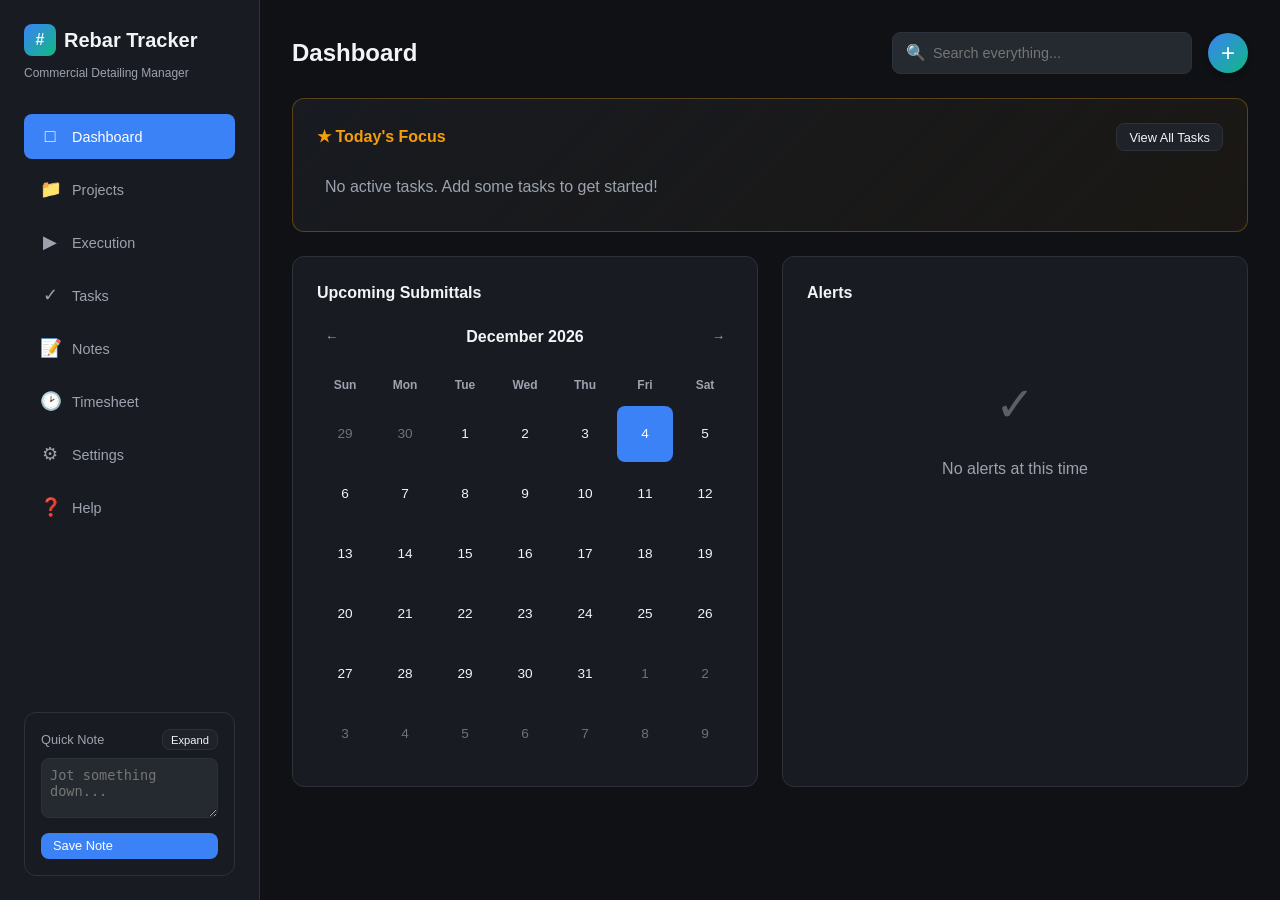
<file: app/index.html>
<!DOCTYPE html>
<html lang="en">
<head>
    <meta charset="UTF-8">
    <meta name="viewport" content="width=device-width, initial-scale=1.0">
    <title>Commercial Rebar Tracker</title>
    <style>
        :root {
            --bg-app: #0f1115;
            --bg-panel: #181b21;
            --bg-card: #1f2329;
            --bg-input: #252a31;
            --primary: #3b82f6;
            --primary-hover: #2563eb;
            --success: #10b981;
            --warning: #f59e0b;
            --danger: #ef4444;
            --text-main: #f3f4f6;
            --text-muted: #9ca3af;
            --text-dim: #6b7280;
            --border: #2d3139;
            --radius: 8px;
            --radius-lg: 12px;
            --shadow: 0 4px 6px -1px rgba(0, 0, 0, 0.3);
        }

        * {
            margin: 0;
            padding: 0;
            box-sizing: border-box;
        }

        body {
            font-family: -apple-system, BlinkMacSystemFont, 'Segoe UI', Roboto, 'Helvetica Neue', Arial, sans-serif;
            background-color: var(--bg-app);
            color: var(--text-main);
            min-height: 100vh;
            line-height: 1.5;
        }

        /* Layout */
        .app-container {
            display: flex;
            min-height: 100vh;
        }

        .sidebar {
            width: 260px;
            background-color: var(--bg-panel);
            border-right: 1px solid var(--border);
            padding: 1.5rem;
            display: flex;
            flex-direction: column;
        }

        .logo {
            font-size: 1.25rem;
            font-weight: 700;
            color: var(--text-main);
            margin-bottom: 0.5rem;
            display: flex;
            align-items: center;
            gap: 0.5rem;
        }

        .logo-icon {
            width: 32px;
            height: 32px;
            background: linear-gradient(135deg, var(--primary), var(--success));
            border-radius: var(--radius);
            display: flex;
            align-items: center;
            justify-content: center;
            font-size: 1rem;
        }

        .logo-subtitle {
            font-size: 0.75rem;
            color: var(--text-muted);
            margin-bottom: 2rem;
        }

        .nav-menu {
            list-style: none;
            flex: 1;
        }

        .nav-item {
            margin-bottom: 0.5rem;
        }

        .nav-btn {
            width: 100%;
            padding: 0.75rem 1rem;
            background: transparent;
            border: none;
            color: var(--text-muted);
            font-size: 0.9rem;
            text-align: left;
            border-radius: var(--radius);
            cursor: pointer;
            transition: all 0.2s ease;
            display: flex;
            align-items: center;
            gap: 0.75rem;
        }

        .nav-btn:hover {
            background-color: var(--bg-card);
            color: var(--text-main);
        }

        .nav-btn.active {
            background-color: var(--primary);
            color: white;
        }

        .nav-icon {
            font-size: 1.1rem;
            width: 20px;
            text-align: center;
        }

        .main-content {
            flex: 1;
            padding: 2rem;
            overflow-y: auto;
        }

        /* Views */
        .view {
            display: none;
        }

        .view.active {
            display: block;
        }

        /* Cards */
        .card {
            background-color: var(--bg-panel);
            border-radius: var(--radius-lg);
            padding: 1.5rem;
            margin-bottom: 1.5rem;
            border: 1px solid var(--border);
        }

        .card-header {
            display: flex;
            justify-content: space-between;
            align-items: center;
            margin-bottom: 1rem;
        }

        .card-title {
            font-size: 1rem;
            font-weight: 600;
            color: var(--text-main);
        }

        /* Buttons */
        .btn {
            padding: 0.5rem 1rem;
            border-radius: var(--radius);
            border: none;
            font-size: 0.875rem;
            font-weight: 500;
            cursor: pointer;
            transition: all 0.2s ease;
            display: inline-flex;
            align-items: center;
            gap: 0.5rem;
        }

        .btn-primary {
            background-color: var(--primary);
            color: white;
        }

        .btn-primary:hover {
            background-color: var(--primary-hover);
        }

        .btn-secondary {
            background-color: var(--bg-card);
            color: var(--text-main);
            border: 1px solid var(--border);
        }

        .btn-secondary:hover {
            background-color: var(--bg-input);
        }

        .btn-success {
            background-color: var(--success);
            color: white;
        }

        .btn-warning {
            background-color: var(--warning);
            color: black;
        }

        .btn-danger {
            background-color: var(--danger);
            color: white;
        }

        .btn-sm {
            padding: 0.35rem 0.75rem;
            font-size: 0.8rem;
        }

        /* Forms */
        .form-group {
            margin-bottom: 1rem;
        }

        .form-label {
            display: block;
            font-size: 0.875rem;
            color: var(--text-muted);
            margin-bottom: 0.5rem;
        }

        .form-input, .form-select {
            width: 100%;
            padding: 0.625rem 0.875rem;
            background-color: var(--bg-input);
            border: 1px solid var(--border);
            border-radius: var(--radius);
            color: var(--text-main);
            font-size: 0.9rem;
            transition: border-color 0.2s ease;
        }

        .form-input:focus, .form-select:focus {
            outline: none;
            border-color: var(--primary);
        }

        .form-input-inline {
            padding: 0.35rem 0.5rem;
            width: 80px;
            text-align: right;
            background-color: var(--bg-input);
            border: 1px solid var(--border);
            border-radius: var(--radius);
            color: var(--text-main);
            font-size: 0.85rem;
        }

        .form-input-inline:focus {
            outline: none;
            border-color: var(--primary);
        }

        .form-row {
            display: grid;
            grid-template-columns: repeat(auto-fit, minmax(200px, 1fr));
            gap: 1rem;
        }

        /* Status Badges */
        .badge {
            display: inline-block;
            padding: 0.25rem 0.625rem;
            border-radius: 9999px;
            font-size: 0.75rem;
            font-weight: 500;
        }

        .badge-drafting {
            background-color: rgba(107, 114, 128, 0.2);
            color: var(--text-muted);
        }

        .badge-submitted, .badge-sent, .badge-pending {
            background-color: rgba(245, 158, 11, 0.2);
            color: var(--warning);
        }

        .badge-approved, .badge-released, .badge-answered {
            background-color: rgba(16, 185, 129, 0.2);
            color: var(--success);
        }

        .badge-revise, .badge-overdue {
            background-color: rgba(239, 68, 68, 0.2);
            color: var(--danger);
        }

        /* Calendar */
        .calendar-grid {
            display: grid;
            grid-template-columns: repeat(7, 1fr);
            gap: 0.25rem;
        }

        .calendar-header {
            text-align: center;
            font-size: 0.75rem;
            color: var(--text-muted);
            padding: 0.5rem;
            font-weight: 600;
        }

        .calendar-day {
            aspect-ratio: 1;
            display: flex;
            flex-direction: column;
            align-items: center;
            justify-content: center;
            border-radius: var(--radius);
            font-size: 0.85rem;
            cursor: pointer;
            transition: background-color 0.2s ease;
            position: relative;
        }

        .calendar-day:hover {
            background-color: var(--bg-card);
        }

        .calendar-day.other-month {
            color: var(--text-dim);
        }

        .calendar-day.today {
            background-color: var(--primary);
            color: white;
        }

        .calendar-day.has-event::after {
            content: '';
            position: absolute;
            bottom: 4px;
            width: 6px;
            height: 6px;
            border-radius: 50%;
            background-color: var(--warning);
        }

        .calendar-day.has-overdue::after {
            background-color: var(--danger);
        }

        .calendar-nav {
            display: flex;
            justify-content: space-between;
            align-items: center;
            margin-bottom: 1rem;
        }

        .calendar-month-title {
            font-weight: 600;
            color: var(--text-main);
        }

        .calendar-nav-btn {
            background: transparent;
            border: none;
            color: var(--text-muted);
            cursor: pointer;
            padding: 0.5rem;
            border-radius: var(--radius);
            transition: all 0.2s ease;
        }

        .calendar-nav-btn:hover {
            background-color: var(--bg-card);
            color: var(--text-main);
        }

        /* Alerts List */
        .alert-item {
            display: flex;
            align-items: flex-start;
            gap: 0.75rem;
            padding: 0.875rem;
            background-color: var(--bg-card);
            border-radius: var(--radius);
            margin-bottom: 0.5rem;
            border-left: 3px solid var(--warning);
        }

        .alert-item.overdue {
            border-left-color: var(--danger);
        }

        .alert-item.action-required {
            border-left-color: var(--danger);
        }

        .alert-icon {
            font-size: 1.25rem;
        }

        .alert-content {
            flex: 1;
        }

        .alert-title {
            font-weight: 500;
            font-size: 0.9rem;
            margin-bottom: 0.25rem;
        }

        .alert-subtitle {
            font-size: 0.8rem;
            color: var(--text-muted);
        }

        /* Project List */
        .project-list {
            list-style: none;
        }

        .project-item {
            display: flex;
            align-items: center;
            padding: 1rem;
            background-color: var(--bg-card);
            border-radius: var(--radius);
            margin-bottom: 0.5rem;
            cursor: pointer;
            transition: all 0.2s ease;
            border: 1px solid transparent;
        }

        .project-item:hover {
            border-color: var(--primary);
        }

        .project-info {
            flex: 1;
        }

        .project-name {
            font-weight: 600;
            margin-bottom: 0.25rem;
        }

        .project-meta {
            font-size: 0.8rem;
            color: var(--text-muted);
        }

        .project-stats {
            display: flex;
            gap: 1.5rem;
            text-align: center;
        }

        .stat-value {
            font-size: 1.25rem;
            font-weight: 700;
            color: var(--text-main);
        }

        .stat-label {
            font-size: 0.7rem;
            color: var(--text-muted);
            text-transform: uppercase;
        }

        /* Tabs */
        .tabs {
            display: flex;
            gap: 0.5rem;
            margin-bottom: 1.5rem;
            border-bottom: 1px solid var(--border);
            padding-bottom: 0.5rem;
        }

        .tab-btn {
            padding: 0.625rem 1.25rem;
            background: transparent;
            border: none;
            color: var(--text-muted);
            font-size: 0.9rem;
            cursor: pointer;
            border-radius: var(--radius) var(--radius) 0 0;
            transition: all 0.2s ease;
            position: relative;
        }

        .tab-btn:hover {
            color: var(--text-main);
        }

        .tab-btn.active {
            color: var(--primary);
        }

        .tab-btn.active::after {
            content: '';
            position: absolute;
            bottom: -0.5rem;
            left: 0;
            right: 0;
            height: 2px;
            background-color: var(--primary);
        }

        .tab-content {
            display: none;
        }

        .tab-content.active {
            display: block;
        }

        /* Scopes */
        .scope-item {
            background-color: var(--bg-card);
            border-radius: var(--radius);
            margin-bottom: 0.75rem;
            border: 1px solid var(--border);
            overflow: hidden;
        }

        .scope-header {
            display: flex;
            align-items: center;
            padding: 1rem;
            cursor: pointer;
            transition: background-color 0.2s ease;
        }

        .scope-header:hover {
            background-color: var(--bg-input);
        }

        .scope-toggle {
            margin-right: 0.75rem;
            transition: transform 0.2s ease;
        }

        .scope-item.expanded .scope-toggle {
            transform: rotate(90deg);
        }

        .scope-name {
            flex: 1;
            font-weight: 500;
        }

        .scope-metrics {
            display: flex;
            gap: 2rem;
            align-items: center;
        }

        .scope-metric {
            text-align: center;
        }

        .metric-label {
            font-size: 0.7rem;
            color: var(--text-muted);
            text-transform: uppercase;
            margin-bottom: 0.25rem;
        }

        .metric-value {
            font-size: 0.9rem;
            font-weight: 600;
        }

        .variance-positive {
            color: var(--danger);
        }

        .variance-negative {
            color: var(--success);
        }

        .scope-body {
            display: none;
            padding: 0 1rem 1rem;
            border-top: 1px solid var(--border);
        }

        .scope-item.expanded .scope-body {
            display: block;
        }

        /* Submittals Table */
        .submittals-table {
            width: 100%;
            border-collapse: collapse;
            font-size: 0.85rem;
        }

        .submittals-table th {
            text-align: left;
            padding: 0.75rem;
            color: var(--text-muted);
            font-weight: 500;
            font-size: 0.75rem;
            text-transform: uppercase;
            border-bottom: 1px solid var(--border);
        }

        .submittals-table td {
            padding: 0.75rem;
            border-bottom: 1px solid var(--border);
        }

        .submittals-table tr:last-child td {
            border-bottom: none;
        }

        /* RFI & CO Tables */
        .data-table {
            width: 100%;
            border-collapse: collapse;
            font-size: 0.875rem;
        }

        .data-table th {
            text-align: left;
            padding: 0.875rem;
            color: var(--text-muted);
            font-weight: 500;
            font-size: 0.75rem;
            text-transform: uppercase;
            border-bottom: 1px solid var(--border);
            background-color: var(--bg-card);
        }

        .data-table td {
            padding: 0.875rem;
            border-bottom: 1px solid var(--border);
        }

        .data-table tr:hover {
            background-color: var(--bg-card);
        }

        /* Modal */
        .modal-overlay {
            display: none;
            position: fixed;
            inset: 0;
            background-color: rgba(0, 0, 0, 0.7);
            z-index: 1000;
            align-items: center;
            justify-content: center;
        }

        .modal-overlay.active {
            display: flex;
        }

        .modal {
            background-color: var(--bg-panel);
            border-radius: var(--radius-lg);
            padding: 1.5rem;
            width: 100%;
            max-width: 500px;
            max-height: 90vh;
            overflow-y: auto;
            border: 1px solid var(--border);
            box-shadow: var(--shadow);
        }

        .modal-header {
            display: flex;
            justify-content: space-between;
            align-items: center;
            margin-bottom: 1.5rem;
        }

        .modal-title {
            font-size: 1.125rem;
            font-weight: 600;
        }

        .modal-close {
            background: transparent;
            border: none;
            color: var(--text-muted);
            cursor: pointer;
            font-size: 1.5rem;
            line-height: 1;
        }

        .modal-close:hover {
            color: var(--text-main);
        }

        .modal-footer {
            display: flex;
            justify-content: flex-end;
            gap: 0.75rem;
            margin-top: 1.5rem;
            padding-top: 1rem;
            border-top: 1px solid var(--border);
        }

        /* Page Header */
        .page-header {
            display: flex;
            justify-content: space-between;
            align-items: center;
            margin-bottom: 1.5rem;
        }

        .page-title {
            font-size: 1.5rem;
            font-weight: 700;
        }

        /* Project Detail Header */
        .project-header {
            background: linear-gradient(135deg, var(--bg-panel), var(--bg-card));
            border-radius: var(--radius-lg);
            padding: 1.5rem;
            margin-bottom: 1.5rem;
            border: 1px solid var(--border);
        }

        .project-header-top {
            display: flex;
            justify-content: space-between;
            align-items: flex-start;
            margin-bottom: 1.5rem;
        }

        .project-title {
            font-size: 1.5rem;
            font-weight: 700;
            margin-bottom: 0.5rem;
        }

        .project-subtitle {
            color: var(--text-muted);
            font-size: 0.9rem;
        }

        .project-aggregate-stats {
            display: flex;
            gap: 2rem;
        }

        .aggregate-stat {
            text-align: center;
            padding: 0.75rem 1.5rem;
            background-color: var(--bg-app);
            border-radius: var(--radius);
        }

        .aggregate-value {
            font-size: 1.5rem;
            font-weight: 700;
        }

        .aggregate-label {
            font-size: 0.75rem;
            color: var(--text-muted);
            text-transform: uppercase;
        }

        /* Back Button */
        .back-btn {
            display: inline-flex;
            align-items: center;
            gap: 0.5rem;
            color: var(--text-muted);
            background: transparent;
            border: none;
            cursor: pointer;
            font-size: 0.9rem;
            margin-bottom: 1rem;
            padding: 0.5rem;
            border-radius: var(--radius);
            transition: all 0.2s ease;
        }

        .back-btn:hover {
            color: var(--text-main);
            background-color: var(--bg-card);
        }

        /* Empty State */
        .empty-state {
            text-align: center;
            padding: 3rem;
            color: var(--text-muted);
        }

        .empty-state-icon {
            font-size: 3rem;
            margin-bottom: 1rem;
            opacity: 0.5;
        }

        /* Dashboard Grid */
        .dashboard-grid {
            display: grid;
            grid-template-columns: 1fr 1fr;
            gap: 1.5rem;
        }

        @media (max-width: 1024px) {
            .dashboard-grid {
                grid-template-columns: 1fr;
            }
        }

        /* Actions */
        .actions-cell {
            display: flex;
            gap: 0.5rem;
        }

        /* Task System Styles */
        .task-list {
            min-height: 200px;
        }

        .task-item {
            display: flex;
            align-items: center;
            gap: 0.75rem;
            padding: 0.875rem 1rem;
            background-color: var(--bg-card);
            border-radius: var(--radius);
            margin-bottom: 0.5rem;
            border: 1px solid var(--border);
            cursor: grab;
            transition: all 0.2s ease;
        }

        .task-item:active {
            cursor: grabbing;
        }

        .task-item.dragging {
            opacity: 0.5;
            transform: scale(1.02);
        }

        .task-item.drag-over {
            border-color: var(--primary);
            background-color: var(--bg-input);
        }

        .task-item.focus-active {
            border-color: var(--warning);
            box-shadow: 0 0 15px rgba(245, 158, 11, 0.3);
            background: linear-gradient(135deg, var(--bg-card), rgba(245, 158, 11, 0.1));
        }

        .task-item.completed {
            opacity: 0.6;
        }

        .task-item.completed .task-title {
            text-decoration: line-through;
        }

        .task-checkbox {
            width: 20px;
            height: 20px;
            border-radius: 50%;
            border: 2px solid var(--border);
            cursor: pointer;
            display: flex;
            align-items: center;
            justify-content: center;
            flex-shrink: 0;
            transition: all 0.2s ease;
        }

        .task-checkbox:hover {
            border-color: var(--success);
        }

        .task-checkbox.checked {
            background-color: var(--success);
            border-color: var(--success);
        }

        .task-checkbox.checked::after {
            content: '✓';
            color: white;
            font-size: 0.7rem;
        }

        .task-content {
            flex: 1;
            min-width: 0;
        }

        .task-title {
            font-weight: 500;
            margin-bottom: 0.25rem;
        }

        .task-meta {
            display: flex;
            gap: 0.75rem;
            font-size: 0.75rem;
            color: var(--text-muted);
        }

        .task-actions {
            display: flex;
            gap: 0.5rem;
            align-items: center;
        }

        .task-timer {
            font-family: monospace;
            font-size: 0.85rem;
            color: var(--text-muted);
            min-width: 60px;
            text-align: center;
        }

        .task-timer.running {
            color: var(--success);
        }

        .timer-btn {
            width: 28px;
            height: 28px;
            border-radius: 50%;
            border: none;
            background-color: var(--bg-input);
            color: var(--text-main);
            cursor: pointer;
            display: flex;
            align-items: center;
            justify-content: center;
            font-size: 0.8rem;
            transition: all 0.2s ease;
        }

        .timer-btn:hover {
            background-color: var(--primary);
        }

        .timer-btn.playing {
            background-color: var(--success);
        }

        .focus-btn {
            background-color: transparent;
            border: 1px solid var(--border);
        }

        .focus-btn.active {
            background-color: var(--warning);
            border-color: var(--warning);
            color: black;
        }

        .priority-badge {
            font-size: 0.65rem;
            padding: 0.15rem 0.4rem;
            border-radius: 4px;
            text-transform: uppercase;
            font-weight: 600;
        }

        .priority-high {
            background-color: rgba(239, 68, 68, 0.2);
            color: var(--danger);
        }

        .priority-med {
            background-color: rgba(245, 158, 11, 0.2);
            color: var(--warning);
        }

        .priority-low {
            background-color: rgba(107, 114, 128, 0.2);
            color: var(--text-muted);
        }

        .task-sections {
            display: grid;
            grid-template-columns: 1fr 1fr;
            gap: 1.5rem;
        }

        @media (max-width: 1024px) {
            .task-sections {
                grid-template-columns: 1fr;
            }
        }

        /* Notes System Styles */
        .notes-layout {
            display: grid;
            grid-template-columns: 200px 1fr;
            gap: 1.5rem;
        }

        @media (max-width: 768px) {
            .notes-layout {
                grid-template-columns: 1fr;
            }
        }

        .notes-sidebar {
            background-color: var(--bg-panel);
            border-radius: var(--radius-lg);
            padding: 1rem;
            border: 1px solid var(--border);
        }

        .notes-category {
            padding: 0.625rem 0.875rem;
            border-radius: var(--radius);
            cursor: pointer;
            margin-bottom: 0.25rem;
            font-size: 0.9rem;
            color: var(--text-muted);
            transition: all 0.2s ease;
        }

        .notes-category:hover {
            background-color: var(--bg-card);
            color: var(--text-main);
        }

        .notes-category.active {
            background-color: var(--primary);
            color: white;
        }

        .notes-category-count {
            float: right;
            font-size: 0.75rem;
            opacity: 0.7;
        }

        .notes-main {
            min-height: 400px;
        }

        .note-card {
            background-color: var(--bg-card);
            border-radius: var(--radius);
            padding: 1rem;
            margin-bottom: 0.75rem;
            border: 1px solid var(--border);
            cursor: pointer;
            transition: all 0.2s ease;
        }

        .note-card:hover {
            border-color: var(--primary);
        }

        .note-card.pinned {
            border-left: 3px solid var(--warning);
        }

        .note-title {
            font-weight: 600;
            margin-bottom: 0.5rem;
        }

        .note-preview {
            font-size: 0.85rem;
            color: var(--text-muted);
            overflow: hidden;
            text-overflow: ellipsis;
            white-space: nowrap;
        }

        .note-footer {
            display: flex;
            justify-content: space-between;
            align-items: center;
            margin-top: 0.75rem;
            font-size: 0.75rem;
            color: var(--text-dim);
        }

        .note-tags {
            display: flex;
            gap: 0.25rem;
        }

        .note-tag {
            background-color: var(--bg-input);
            padding: 0.15rem 0.4rem;
            border-radius: 4px;
            font-size: 0.7rem;
        }

        .note-type-badge {
            font-size: 0.7rem;
            padding: 0.15rem 0.5rem;
            border-radius: 4px;
            background-color: var(--bg-input);
        }

        .note-type-badge.quicknote {
            background-color: rgba(59, 130, 246, 0.2);
            color: var(--primary);
        }

        .note-type-badge.log {
            background-color: rgba(16, 185, 129, 0.2);
            color: var(--success);
        }

        .note-type-badge.deepdive {
            background-color: rgba(139, 92, 246, 0.2);
            color: #8b5cf6;
        }

        /* Quick Notes Widget */
        .quick-notes-widget {
            background-color: var(--bg-panel);
            border-radius: var(--radius-lg);
            padding: 1rem;
            border: 1px solid var(--border);
            margin-top: 1rem;
        }

        .quick-note-input {
            width: 100%;
            padding: 0.5rem;
            background-color: var(--bg-input);
            border: 1px solid var(--border);
            border-radius: var(--radius);
            color: var(--text-main);
            font-size: 0.85rem;
            resize: vertical;
            min-height: 60px;
        }

        .quick-note-input:focus {
            outline: none;
            border-color: var(--primary);
        }

        /* Global Search */
        .search-container {
            position: relative;
            margin-bottom: 1rem;
        }

        .search-input {
            width: 100%;
            padding: 0.75rem 1rem 0.75rem 2.5rem;
            background-color: var(--bg-input);
            border: 1px solid var(--border);
            border-radius: var(--radius);
            color: var(--text-main);
            font-size: 0.9rem;
        }

        .search-input:focus {
            outline: none;
            border-color: var(--primary);
        }

        .search-icon {
            position: absolute;
            left: 0.875rem;
            top: 50%;
            transform: translateY(-50%);
            color: var(--text-muted);
        }

        .search-results {
            position: absolute;
            top: 100%;
            left: 0;
            right: 0;
            background-color: var(--bg-panel);
            border: 1px solid var(--border);
            border-radius: var(--radius);
            max-height: 300px;
            overflow-y: auto;
            z-index: 100;
            box-shadow: var(--shadow);
        }

        .search-result-item {
            padding: 0.75rem 1rem;
            cursor: pointer;
            border-bottom: 1px solid var(--border);
        }

        .search-result-item:last-child {
            border-bottom: none;
        }

        .search-result-item:hover {
            background-color: var(--bg-card);
        }

        .search-result-type {
            font-size: 0.7rem;
            color: var(--text-muted);
            text-transform: uppercase;
        }

        .search-result-title {
            font-weight: 500;
        }

        /* Quick Capture Button */
        .quick-capture-btn {
            width: 40px;
            height: 40px;
            border-radius: 50%;
            background: linear-gradient(135deg, var(--primary), var(--success));
            border: none;
            color: white;
            font-size: 1.5rem;
            cursor: pointer;
            display: flex;
            align-items: center;
            justify-content: center;
            box-shadow: var(--shadow);
            transition: transform 0.2s ease;
        }

        .quick-capture-btn:hover {
            transform: scale(1.1);
        }

        .quick-capture-menu {
            position: absolute;
            top: 100%;
            right: 0;
            background-color: var(--bg-panel);
            border: 1px solid var(--border);
            border-radius: var(--radius);
            padding: 0.5rem 0;
            min-width: 150px;
            box-shadow: var(--shadow);
            display: none;
            z-index: 101;
        }

        .quick-capture-menu.active {
            display: block;
        }

        .quick-capture-item {
            padding: 0.625rem 1rem;
            cursor: pointer;
            font-size: 0.9rem;
            color: var(--text-main);
            transition: background-color 0.2s ease;
        }

        .quick-capture-item:hover {
            background-color: var(--bg-card);
        }

        /* Today's Focus Section */
        .focus-section {
            background: linear-gradient(135deg, var(--bg-panel), rgba(245, 158, 11, 0.05));
            border: 1px solid rgba(245, 158, 11, 0.3);
        }

        .focus-task-mini {
            display: flex;
            align-items: center;
            gap: 0.75rem;
            padding: 0.75rem;
            background-color: var(--bg-card);
            border-radius: var(--radius);
            margin-bottom: 0.5rem;
        }

        .focus-task-mini:last-child {
            margin-bottom: 0;
        }

        /* Weekly Review */
        .weekly-stats {
            display: grid;
            grid-template-columns: repeat(4, 1fr);
            gap: 1rem;
            margin-bottom: 1.5rem;
        }

        .weekly-stat {
            background-color: var(--bg-card);
            border-radius: var(--radius);
            padding: 1rem;
            text-align: center;
        }

        .weekly-stat-value {
            font-size: 1.75rem;
            font-weight: 700;
        }

        .weekly-stat-label {
            font-size: 0.75rem;
            color: var(--text-muted);
            text-transform: uppercase;
        }

        .reflection-textarea {
            width: 100%;
            min-height: 150px;
            padding: 1rem;
            background-color: var(--bg-input);
            border: 1px solid var(--border);
            border-radius: var(--radius);
            color: var(--text-main);
            font-size: 0.9rem;
            resize: vertical;
        }

        .reflection-textarea:focus {
            outline: none;
            border-color: var(--primary);
        }

        /* Note Editor */
        .note-editor {
            min-height: 300px;
            padding: 1rem;
            background-color: var(--bg-input);
            border: 1px solid var(--border);
            border-radius: var(--radius);
            color: var(--text-main);
            font-size: 0.9rem;
            resize: both;
            width: 100%;
            box-sizing: border-box;
        }

        .note-editor:focus {
            outline: none;
            border-color: var(--primary);
        }

        /* Timesheet Styles */
        .timesheet-nav {
            display: flex;
            justify-content: center;
            align-items: center;
            gap: 1.5rem;
            margin-bottom: 1.5rem;
        }

        .timesheet-nav-btn {
            background-color: var(--bg-card);
            border: 1px solid var(--border);
            color: var(--text-main);
            padding: 0.5rem 1rem;
            border-radius: var(--radius);
            cursor: pointer;
            font-size: 0.9rem;
            transition: all 0.2s ease;
        }

        .timesheet-nav-btn:hover {
            background-color: var(--primary);
            border-color: var(--primary);
        }

        .timesheet-week-title {
            font-size: 1.1rem;
            font-weight: 600;
            min-width: 200px;
            text-align: center;
        }

        .timesheet-grid {
            width: 100%;
            border-collapse: collapse;
            font-size: 0.85rem;
        }

        .timesheet-grid th {
            background-color: var(--bg-card);
            padding: 0.75rem;
            text-align: center;
            border: 1px solid var(--border);
            font-weight: 600;
            font-size: 0.75rem;
            text-transform: uppercase;
        }

        .timesheet-grid th.day-header {
            min-width: 80px;
        }

        .timesheet-grid th.project-header {
            text-align: left;
            min-width: 200px;
        }

        .timesheet-grid td {
            padding: 0.625rem;
            text-align: center;
            border: 1px solid var(--border);
        }

        .timesheet-grid td.project-name {
            text-align: left;
            font-weight: 500;
        }

        .timesheet-grid td.has-hours {
            background-color: rgba(59, 130, 246, 0.1);
            color: var(--primary);
            font-weight: 600;
        }

        .timesheet-grid tr.total-row {
            background-color: var(--bg-card);
            font-weight: 700;
        }

        .timesheet-grid tr.total-row td {
            border-top: 2px solid var(--primary);
        }

        .timesheet-summary {
            display: grid;
            grid-template-columns: repeat(3, 1fr);
            gap: 1rem;
            margin-bottom: 1.5rem;
        }

        .timesheet-summary-card {
            background-color: var(--bg-card);
            border-radius: var(--radius);
            padding: 1.25rem;
            text-align: center;
            border: 1px solid var(--border);
        }

        .timesheet-summary-value {
            font-size: 2rem;
            font-weight: 700;
            color: var(--primary);
        }

        .timesheet-summary-label {
            font-size: 0.75rem;
            color: var(--text-muted);
            text-transform: uppercase;
            margin-top: 0.25rem;
        }

        /* Settings Styles */
        .settings-section {
            background-color: var(--bg-panel);
            border-radius: var(--radius-lg);
            padding: 1.5rem;
            margin-bottom: 1.5rem;
            border: 1px solid var(--border);
        }

        .settings-section-title {
            font-size: 1rem;
            font-weight: 600;
            margin-bottom: 1rem;
            padding-bottom: 0.75rem;
            border-bottom: 1px solid var(--border);
        }

        .settings-row {
            display: flex;
            justify-content: space-between;
            align-items: center;
            padding: 1rem 0;
            border-bottom: 1px solid var(--border);
        }

        .settings-row:last-child {
            border-bottom: none;
        }

        .settings-info h4 {
            font-weight: 500;
            margin-bottom: 0.25rem;
        }

        .settings-info p {
            font-size: 0.85rem;
            color: var(--text-muted);
        }

        .file-input-wrapper {
            position: relative;
            overflow: hidden;
            display: inline-block;
        }

        .file-input-wrapper input[type=file] {
            position: absolute;
            left: 0;
            top: 0;
            opacity: 0;
            cursor: pointer;
            width: 100%;
            height: 100%;
        }

        .data-stats {
            display: grid;
            grid-template-columns: repeat(4, 1fr);
            gap: 1rem;
            margin-top: 1rem;
        }

        .data-stat {
            background-color: var(--bg-card);
            padding: 1rem;
            border-radius: var(--radius);
            text-align: center;
        }

        .data-stat-value {
            font-size: 1.5rem;
            font-weight: 700;
        }

        .data-stat-label {
            font-size: 0.7rem;
            color: var(--text-muted);
            text-transform: uppercase;
        }

        /* Toggle Switch */
        .toggle-switch {
            position: relative;
            display: inline-block;
            width: 48px;
            height: 26px;
        }

        .toggle-switch input {
            opacity: 0;
            width: 0;
            height: 0;
        }

        .toggle-slider {
            position: absolute;
            cursor: pointer;
            top: 0; left: 0; right: 0; bottom: 0;
            background-color: var(--bg-input);
            border: 1px solid var(--border);
            border-radius: 26px;
            transition: 0.3s;
        }

        .toggle-slider::before {
            content: "";
            position: absolute;
            height: 20px;
            width: 20px;
            left: 2px;
            bottom: 2px;
            background-color: var(--text-muted);
            border-radius: 50%;
            transition: 0.3s;
        }

        .toggle-switch input:checked + .toggle-slider {
            background-color: var(--primary);
            border-color: var(--primary);
        }

        .toggle-switch input:checked + .toggle-slider::before {
            transform: translateX(22px);
            background-color: white;
        }

        /* Status badge */
        .status-badge {
            font-size: 0.85rem;
            font-weight: 600;
            padding: 0.25rem 0.75rem;
            border-radius: 12px;
            background-color: var(--bg-card);
        }
    </style>
</head>
<body>
    <div class="app-container">
        <!-- Sidebar -->
        <nav class="sidebar">
            <div class="logo">
                <div class="logo-icon">#</div>
                Rebar Tracker
            </div>
            <div class="logo-subtitle">Commercial Detailing Manager</div>

            <ul class="nav-menu">
                <li class="nav-item">
                    <button class="nav-btn active" data-view="dashboard">
                        <span class="nav-icon">&#9633;</span>
                        Dashboard
                    </button>
                </li>
                <li class="nav-item">
                    <button class="nav-btn" data-view="projects">
                        <span class="nav-icon">&#128193;</span>
                        Projects
                    </button>
                </li>
                <li class="nav-item">
                    <button class="nav-btn" data-view="execution">
                        <span class="nav-icon">&#9654;</span>
                        Execution
                    </button>
                </li>
                <li class="nav-item">
                    <button class="nav-btn" data-view="tasks">
                        <span class="nav-icon">&#10003;</span>
                        Tasks
                    </button>
                </li>
                <li class="nav-item">
                    <button class="nav-btn" data-view="notes">
                        <span class="nav-icon">&#128221;</span>
                        Notes
                    </button>
                </li>
                <li class="nav-item">
                    <button class="nav-btn" data-view="timesheet">
                        <span class="nav-icon">&#128337;</span>
                        Timesheet
                    </button>
                </li>
                <li class="nav-item">
                    <button class="nav-btn" data-view="settings">
                        <span class="nav-icon">&#9881;</span>
                        Settings
                    </button>
                </li>
                <li class="nav-item">
                    <button class="nav-btn" data-view="help">
                        <span class="nav-icon">&#10067;</span>
                        Help
                    </button>
                </li>
            </ul>

            <!-- Quick Notes Widget -->
            <div class="quick-notes-widget">
                <div style="font-size: 0.8rem; color: var(--text-muted); margin-bottom: 0.5rem; display: flex; justify-content: space-between; align-items: center;">
                    <span>Quick Note</span>
                    <button class="btn btn-sm btn-secondary" id="expand-quick-note-btn" style="padding: 0.2rem 0.5rem; font-size: 0.7rem;">Expand</button>
                </div>
                <textarea class="quick-note-input" id="quick-note-input" placeholder="Jot something down..."></textarea>
                <button class="btn btn-sm btn-primary" id="save-quick-note-btn" style="margin-top: 0.5rem; width: 100%;">Save Note</button>
            </div>
        </nav>

        <!-- Main Content -->
        <main class="main-content">
            <!-- Dashboard View -->
            <div id="dashboard-view" class="view active">
                <div class="page-header">
                    <h1 class="page-title">Dashboard</h1>
                    <div style="display: flex; gap: 1rem; align-items: center;">
                        <div class="search-container" style="width: 300px; margin-bottom: 0;">
                            <span class="search-icon">&#128269;</span>
                            <input type="text" class="search-input" id="global-search-input" placeholder="Search everything...">
                            <div class="search-results" id="search-results" style="display: none;"></div>
                        </div>
                        <div style="position: relative;">
                            <button class="quick-capture-btn" id="quick-capture-btn">+</button>
                            <div class="quick-capture-menu" id="quick-capture-menu">
                                <div class="quick-capture-item" data-action="task">&#10003; New Task</div>
                                <div class="quick-capture-item" data-action="note">&#128221; New Note</div>
                            </div>
                        </div>
                    </div>
                </div>

                <!-- Today's Focus -->
                <div class="card focus-section" style="margin-bottom: 1.5rem;">
                    <div class="card-header">
                        <h2 class="card-title" style="color: var(--warning);">&#9733; Today's Focus</h2>
                        <button class="btn btn-sm btn-secondary" onclick="App.showView('tasks'); document.querySelectorAll('.nav-btn').forEach(b => b.classList.toggle('active', b.dataset.view === 'tasks'));">View All Tasks</button>
                    </div>
                    <div id="todays-focus-list">
                        <!-- Focus tasks populated by JS -->
                    </div>
                </div>

                <div class="dashboard-grid">
                    <!-- Calendar Widget -->
                    <div class="card">
                        <div class="card-header">
                            <h2 class="card-title">Upcoming Submittals</h2>
                        </div>
                        <div class="calendar-nav">
                            <button class="calendar-nav-btn" id="prev-month">&larr;</button>
                            <span class="calendar-month-title" id="calendar-title">January 2026</span>
                            <button class="calendar-nav-btn" id="next-month">&rarr;</button>
                        </div>
                        <div class="calendar-grid" id="calendar-grid">
                            <!-- Calendar populated by JS -->
                        </div>
                    </div>

                    <!-- Alerts -->
                    <div class="card">
                        <div class="card-header">
                            <h2 class="card-title">Alerts</h2>
                        </div>
                        <div id="alerts-list">
                            <!-- Alerts populated by JS -->
                        </div>
                    </div>
                </div>
            </div>

            <!-- Projects View -->
            <div id="projects-view" class="view">
                <div class="page-header">
                    <h1 class="page-title">Projects</h1>
                    <button class="btn btn-primary" id="add-project-btn">+ New Project</button>
                </div>
                <ul class="project-list" id="project-list">
                    <!-- Projects populated by JS -->
                </ul>
            </div>

            <!-- Project Detail View -->
            <div id="project-detail-view" class="view">
                <button class="back-btn" id="back-to-projects">&larr; Back to Projects</button>

                <div class="project-header" id="project-header">
                    <!-- Project header populated by JS -->
                </div>

                <div class="tabs">
                    <button class="tab-btn active" data-tab="scopes">Scopes</button>
                    <button class="tab-btn" data-tab="material-requests">Material Requests</button>
                    <button class="tab-btn" data-tab="rfis">RFIs</button>
                    <button class="tab-btn" data-tab="change-orders">Change Orders</button>
                </div>

                <!-- Scopes Tab -->
                <div id="scopes-tab" class="tab-content active">
                    <div class="card-header">
                        <h2 class="card-title">Scopes</h2>
                        <button class="btn btn-primary btn-sm" id="add-scope-btn">+ Add Scope</button>
                    </div>
                    <div id="scopes-list">
                        <!-- Scopes populated by JS -->
                    </div>
                </div>

                <!-- Material Requests Tab -->
                <div id="material-requests-tab" class="tab-content">
                    <div class="card-header">
                        <h2 class="card-title">Material Requests</h2>
                        <button class="btn btn-primary btn-sm" id="add-mr-btn">+ Add Material Request</button>
                    </div>
                    <div id="material-requests-list">
                        <!-- Material Requests populated by JS -->
                    </div>
                </div>

                <!-- RFIs Tab -->
                <div id="rfis-tab" class="tab-content">
                    <div class="card-header">
                        <h2 class="card-title">RFIs</h2>
                        <button class="btn btn-primary btn-sm" id="add-rfi-btn">+ Add RFI</button>
                    </div>
                    <table class="data-table">
                        <thead>
                            <tr>
                                <th>RFI #</th>
                                <th>Subject</th>
                                <th>Status</th>
                                <th>Linked CO</th>
                                <th>Actions</th>
                            </tr>
                        </thead>
                        <tbody id="rfis-table-body">
                            <!-- RFIs populated by JS -->
                        </tbody>
                    </table>
                </div>

                <!-- Change Orders Tab -->
                <div id="change-orders-tab" class="tab-content">
                    <div class="card-header">
                        <h2 class="card-title">Change Orders</h2>
                    </div>
                    <table class="data-table">
                        <thead>
                            <tr>
                                <th>From RFI</th>
                                <th>Description</th>
                                <th>Weight Impact</th>
                                <th>Hours Impact</th>
                                <th>Status</th>
                                <th>Actions</th>
                            </tr>
                        </thead>
                        <tbody id="cos-table-body">
                            <!-- COs populated by JS -->
                        </tbody>
                    </table>
                </div>
            </div>

            <!-- Tasks View -->
            <div id="tasks-view" class="view">
                <div class="page-header">
                    <h1 class="page-title">Tasks</h1>
                    <div style="display: flex; gap: 0.5rem;">
                        <button class="btn btn-secondary" id="cleanup-tasks-btn">Archive Completed</button>
                        <button class="btn btn-secondary" id="weekly-review-btn">Weekly Review</button>
                        <button class="btn btn-primary" id="add-task-btn">+ New Task</button>
                    </div>
                </div>

                <div class="task-sections">
                    <!-- Active Tasks -->
                    <div class="card">
                        <div class="card-header">
                            <h2 class="card-title">Active Tasks</h2>
                        </div>
                        <div class="task-list" id="active-tasks-list">
                            <!-- Tasks populated by JS -->
                        </div>
                    </div>

                    <!-- Completed Tasks -->
                    <div class="card">
                        <div class="card-header">
                            <h2 class="card-title">Completed Today</h2>
                        </div>
                        <div class="task-list" id="completed-tasks-list">
                            <!-- Completed tasks populated by JS -->
                        </div>
                    </div>
                </div>
            </div>

            <!-- Weekly Review View -->
            <div id="weekly-review-view" class="view">
                <button class="back-btn" id="back-to-tasks">&larr; Back to Tasks</button>
                <div class="page-header">
                    <h1 class="page-title">Weekly Review</h1>
                </div>

                <div class="weekly-stats" id="weekly-stats">
                    <!-- Stats populated by JS -->
                </div>

                <div class="card">
                    <div class="card-header">
                        <h2 class="card-title">Completed This Week</h2>
                    </div>
                    <div id="weekly-completed-list">
                        <!-- Weekly completed tasks populated by JS -->
                    </div>
                </div>

                <div class="card" style="margin-top: 1.5rem;">
                    <div class="card-header">
                        <h2 class="card-title">Weekly Reflection</h2>
                    </div>
                    <textarea class="reflection-textarea" id="weekly-reflection" placeholder="What went well this week? What could be improved?"></textarea>
                    <button class="btn btn-primary" id="save-reflection-btn" style="margin-top: 1rem;">Save Reflection</button>
                </div>
            </div>

            <!-- Notes View -->
            <div id="notes-view" class="view">
                <div class="page-header">
                    <h1 class="page-title">Notes</h1>
                    <button class="btn btn-primary" id="add-note-btn">+ New Note</button>
                </div>

                <div class="notes-layout">
                    <div class="notes-sidebar">
                        <div class="notes-category active" data-category="all">
                            All Notes <span class="notes-category-count" id="count-all">0</span>
                        </div>
                        <div class="notes-category" data-category="QuickNote">
                            Quick Notes <span class="notes-category-count" id="count-quicknote">0</span>
                        </div>
                        <div class="notes-category" data-category="Log">
                            Logs <span class="notes-category-count" id="count-log">0</span>
                        </div>
                        <div class="notes-category" data-category="DeepDive">
                            Deep Dives <span class="notes-category-count" id="count-deepdive">0</span>
                        </div>
                        <div class="notes-category" data-category="pinned">
                            &#9733; Pinned <span class="notes-category-count" id="count-pinned">0</span>
                        </div>
                    </div>

                    <div class="notes-main">
                        <div class="search-container" style="margin-bottom: 1rem;">
                            <span class="search-icon">&#128269;</span>
                            <input type="text" class="search-input" id="notes-search-input" placeholder="Search notes...">
                        </div>
                        <div id="notes-list">
                            <!-- Notes populated by JS -->
                        </div>
                    </div>
                </div>
            </div>

            <!-- Timesheet View -->
            <div id="timesheet-view" class="view">
                <div class="page-header">
                    <h1 class="page-title">Weekly Timesheet</h1>
                </div>

                <div class="timesheet-nav">
                    <button class="timesheet-nav-btn" id="prev-week-btn">&larr; Previous Week</button>
                    <span class="timesheet-week-title" id="timesheet-week-title">Week of Jan 19, 2026</span>
                    <button class="timesheet-nav-btn" id="next-week-btn">Next Week &rarr;</button>
                </div>

                <div class="timesheet-summary" id="timesheet-summary">
                    <!-- Summary cards populated by JS -->
                </div>

                <div class="card">
                    <div class="card-header">
                        <h2 class="card-title">Hours by Project</h2>
                    </div>
                    <table class="timesheet-grid" id="timesheet-grid">
                        <!-- Grid populated by JS -->
                    </table>
                </div>

                <div class="card" style="margin-top: 1.5rem;">
                    <div class="card-header">
                        <h2 class="card-title">Task Log for This Week</h2>
                    </div>
                    <div id="timesheet-task-log">
                        <!-- Task log populated by JS -->
                    </div>
                </div>
            </div>

            <!-- Execution View -->
            <div id="execution-view" class="view">
                <div class="page-header">
                    <h1 class="page-title">Execution Queues</h1>
                </div>
                <div id="execution-content">
                    <!-- Queues populated by JS -->
                </div>
            </div>

            <!-- Settings View -->
            <div id="settings-view" class="view">
                <div class="page-header">
                    <h1 class="page-title">Settings</h1>
                </div>

                <div class="settings-section">
                    <h3 class="settings-section-title">&#128190; Data Management</h3>

                    <div class="settings-row">
                        <div class="settings-info">
                            <h4>Export Data</h4>
                            <p>Download all your data as a JSON file. Use this to backup or transfer to another device.</p>
                        </div>
                        <button class="btn btn-primary" id="export-data-btn">&#8681; Export JSON</button>
                    </div>

                    <div class="settings-row">
                        <div class="settings-info">
                            <h4>Import Data</h4>
                            <p>Upload a previously exported JSON file. Warning: This will replace all current data!</p>
                        </div>
                        <div class="file-input-wrapper">
                            <button class="btn btn-warning">&#8679; Import JSON</button>
                            <input type="file" id="import-data-input" accept=".json">
                        </div>
                    </div>

                    <div class="settings-row">
                        <div class="settings-info">
                            <h4>Clear All Data</h4>
                            <p>Permanently delete all data from this browser. This cannot be undone!</p>
                        </div>
                        <button class="btn btn-danger" id="clear-data-btn">&#128465; Clear All Data</button>
                    </div>

                    <div class="data-stats" id="data-stats">
                        <!-- Stats populated by JS -->
                    </div>
                </div>

                <div class="settings-section">
                    <h3 class="settings-section-title">&#128451; Auto Backup</h3>

                    <div class="settings-row">
                        <div class="settings-info">
                            <h4>Status</h4>
                            <p id="backup-status-text">Not configured</p>
                        </div>
                        <span id="backup-status-indicator" class="status-badge">--</span>
                    </div>

                    <div class="settings-row">
                        <div class="settings-info">
                            <h4>Backup Folder</h4>
                            <p>Choose a folder (OneDrive/Google Drive recommended) for auto backups.</p>
                        </div>
                        <button class="btn btn-primary" id="choose-backup-folder-btn">Choose Folder</button>
                    </div>

                    <div class="settings-row">
                        <div class="settings-info">
                            <h4>Enable Auto Backup</h4>
                            <p>Automatically save backups to your chosen folder.</p>
                        </div>
                        <label class="toggle-switch">
                            <input type="checkbox" id="auto-backup-toggle">
                            <span class="toggle-slider"></span>
                        </label>
                    </div>

                    <div class="settings-row">
                        <div class="settings-info">
                            <h4>Backup Frequency</h4>
                        </div>
                        <select id="backup-frequency" class="form-control" style="width:auto;">
                            <option value="5">Every 5 min</option>
                            <option value="15" selected>Every 15 min</option>
                            <option value="60">Every 60 min</option>
                            <option value="0">On every save</option>
                        </select>
                    </div>

                    <div class="settings-row">
                        <div class="settings-info">
                            <h4>Keep Snapshots</h4>
                        </div>
                        <select id="backup-retention" class="form-control" style="width:auto;">
                            <option value="10">10</option>
                            <option value="30" selected>30</option>
                            <option value="90">90</option>
                        </select>
                    </div>

                    <div class="settings-row">
                        <div class="settings-info">
                            <h4>Manual Actions</h4>
                        </div>
                        <div style="display:flex; gap:8px;">
                            <button class="btn btn-primary" id="backup-now-btn">Backup Now</button>
                            <button class="btn btn-danger" id="clear-backup-folder-btn">Forget Folder</button>
                        </div>
                    </div>
                </div>

                <div class="settings-section">
                    <h3 class="settings-section-title">&#9432; About</h3>
                    <p style="color: var(--text-muted);">
                        Commercial Rebar Tracker v2.0<br>
                        A local-first application for tracking rebar detailing projects, tasks, and notes.<br>
                        Data is stored in your browser's localStorage.
                    </p>
                    <p style="color: var(--text-dim); font-size: 0.75rem; margin-top: 0.75rem;">
                        Last deployed: 2026-03-03
                    </p>
                </div>
            </div>
        </main>
    </div>

    <!-- Project Modal -->
    <div class="modal-overlay" id="project-modal">
        <div class="modal">
            <div class="modal-header">
                <h3 class="modal-title" id="project-modal-title">New Project</h3>
                <button class="modal-close" data-close-modal>&times;</button>
            </div>
            <form id="project-form">
                <input type="hidden" id="project-id">
                <div class="form-group">
                    <label class="form-label" for="project-name">Project Name</label>
                    <input type="text" class="form-input" id="project-name" required>
                </div>
                <div class="form-row">
                    <div class="form-group">
                        <label class="form-label" for="project-number">Project Number</label>
                        <input type="text" class="form-input" id="project-number" required>
                    </div>
                    <div class="form-group">
                        <label class="form-label" for="project-client">Client</label>
                        <input type="text" class="form-input" id="project-client" required>
                    </div>
                </div>
                <div class="modal-footer">
                    <button type="button" class="btn btn-secondary" data-close-modal>Cancel</button>
                    <button type="submit" class="btn btn-primary">Save Project</button>
                </div>
            </form>
        </div>
    </div>

    <!-- Scope Modal -->
    <div class="modal-overlay" id="scope-modal">
        <div class="modal">
            <div class="modal-header">
                <h3 class="modal-title">New Scope</h3>
                <button class="modal-close" data-close-modal>&times;</button>
            </div>
            <form id="scope-form">
                <input type="hidden" id="scope-id">
                <div class="form-group">
                    <label class="form-label" for="scope-name">Scope Name</label>
                    <input type="text" class="form-input" id="scope-name" required>
                </div>
                <div class="form-row">
                    <div class="form-group">
                        <label class="form-label" for="scope-est-lbs">Estimated lbs</label>
                        <input type="number" step="1" class="form-input" id="scope-est-lbs" required>
                    </div>
                    <div class="form-group">
                        <label class="form-label" for="scope-hours-budget">Hours Budget</label>
                        <input type="number" step="0.5" class="form-input" id="scope-hours-budget" required>
                    </div>
                </div>
                <div class="modal-footer">
                    <button type="button" class="btn btn-secondary" data-close-modal>Cancel</button>
                    <button type="submit" class="btn btn-primary">Save Scope</button>
                </div>
            </form>
        </div>
    </div>

    <!-- Submittal Modal -->
    <div class="modal-overlay" id="submittal-modal">
        <div class="modal">
            <div class="modal-header">
                <h3 class="modal-title" id="submittal-modal-title">New Submittal</h3>
                <button class="modal-close" data-close-modal>&times;</button>
            </div>
            <form id="submittal-form">
                <input type="hidden" id="submittal-id">
                <input type="hidden" id="submittal-scope-id">
                <div class="form-group">
                    <label class="form-label" for="submittal-title">Title</label>
                    <input type="text" class="form-input" id="submittal-title" required>
                </div>
                <div class="form-group">
                    <label class="form-label" for="submittal-weight">Detailed Weight (lbs)</label>
                    <input type="number" step="1" class="form-input" id="submittal-weight" value="0">
                </div>
                <div class="form-row">
                    <div class="form-group">
                        <label class="form-label" for="submittal-target-date">Target Submit Date</label>
                        <input type="date" class="form-input" id="submittal-target-date">
                    </div>
                    <div class="form-group">
                        <label class="form-label" for="submittal-target-release-date">Target Release Date</label>
                        <input type="date" class="form-input" id="submittal-target-release-date">
                    </div>
                </div>
                <div class="modal-footer">
                    <button type="button" class="btn btn-danger" id="delete-submittal-btn" style="margin-right: auto; display: none;">Delete Submittal</button>
                    <button type="button" class="btn btn-secondary" data-close-modal>Cancel</button>
                    <button type="submit" class="btn btn-primary">Save Submittal</button>
                </div>
            </form>
        </div>
    </div>

    <!-- RFI Modal -->
    <div class="modal-overlay" id="rfi-modal">
        <div class="modal">
            <div class="modal-header">
                <h3 class="modal-title">New RFI</h3>
                <button class="modal-close" data-close-modal>&times;</button>
            </div>
            <form id="rfi-form">
                <input type="hidden" id="rfi-id">
                <div class="form-row">
                    <div class="form-group">
                        <label class="form-label" for="rfi-number">RFI Number</label>
                        <input type="text" class="form-input" id="rfi-number" required>
                    </div>
                    <div class="form-group">
                        <label class="form-label" for="rfi-status">Status</label>
                        <select class="form-select" id="rfi-status">
                            <option value="Drafting">Drafting</option>
                            <option value="Sent">Sent</option>
                            <option value="Answered">Answered</option>
                        </select>
                    </div>
                </div>
                <div class="form-group">
                    <label class="form-label" for="rfi-subject">Subject</label>
                    <input type="text" class="form-input" id="rfi-subject" required>
                </div>
                <div class="modal-footer">
                    <button type="button" class="btn btn-secondary" data-close-modal>Cancel</button>
                    <button type="submit" class="btn btn-primary">Save RFI</button>
                </div>
            </form>
        </div>
    </div>

    <!-- Change Order Modal -->
    <div class="modal-overlay" id="co-modal">
        <div class="modal">
            <div class="modal-header">
                <h3 class="modal-title">Create Change Order from RFI</h3>
                <button class="modal-close" data-close-modal>&times;</button>
            </div>
            <form id="co-form">
                <input type="hidden" id="co-rfi-id">
                <div class="form-group">
                    <label class="form-label" for="co-description">Description</label>
                    <input type="text" class="form-input" id="co-description" required>
                </div>
                <div class="form-row">
                    <div class="form-group">
                        <label class="form-label" for="co-weight-impact">Weight Impact (lbs)</label>
                        <input type="number" step="1" class="form-input" id="co-weight-impact" value="0">
                    </div>
                    <div class="form-group">
                        <label class="form-label" for="co-hours-impact">Hours Impact</label>
                        <input type="number" step="0.5" class="form-input" id="co-hours-impact" value="0">
                    </div>
                </div>
                <div class="form-group">
                    <label class="form-label" for="co-status">Status</label>
                    <select class="form-select" id="co-status">
                        <option value="Pending">Pending</option>
                        <option value="Approved">Approved</option>
                        <option value="Rejected">Rejected</option>
                    </select>
                </div>
                <div class="modal-footer">
                    <button type="button" class="btn btn-secondary" data-close-modal>Cancel</button>
                    <button type="submit" class="btn btn-primary">Create Change Order</button>
                </div>
            </form>
        </div>
    </div>

    <!-- Material Request Modal -->
    <div class="modal-overlay" id="mr-modal">
        <div class="modal">
            <div class="modal-header">
                <h3 class="modal-title" id="mr-modal-title">New Material Request</h3>
                <button class="modal-close" data-close-modal>&times;</button>
            </div>
            <form id="mr-form">
                <input type="hidden" id="mr-id">
                <div class="form-group">
                    <label class="form-label" for="mr-date-requested">Material Requested Date (MRD)</label>
                    <input type="date" class="form-input" id="mr-date-requested" required>
                </div>
                <div class="form-group">
                    <label class="form-label" for="mr-description">Description</label>
                    <input type="text" class="form-input" id="mr-description" placeholder="e.g., Foundations rebar">
                </div>
                <div class="form-group">
                    <label class="form-label">Linked Submittals</label>
                    <div id="mr-submittal-checkboxes" style="max-height: 200px; overflow-y: auto; border: 1px solid var(--border); border-radius: 6px; padding: 0.5rem;">
                        <!-- Populated by JS -->
                    </div>
                </div>
                <div class="modal-footer">
                    <button type="button" class="btn btn-danger" id="delete-mr-btn" style="margin-right: auto; display: none;">Delete</button>
                    <button type="button" class="btn btn-secondary" data-close-modal>Cancel</button>
                    <button type="submit" class="btn btn-primary" id="save-mr-btn">Save</button>
                </div>
            </form>
        </div>
    </div>

    <!-- Task Modal -->
    <div class="modal-overlay" id="task-modal">
        <div class="modal">
            <div class="modal-header">
                <h3 class="modal-title" id="task-modal-title">New Task</h3>
                <button class="modal-close" data-close-modal>&times;</button>
            </div>
            <form id="task-form">
                <input type="hidden" id="task-id">
                <div class="form-group">
                    <label class="form-label" for="task-title">Task Title</label>
                    <input type="text" class="form-input" id="task-title" required>
                </div>
                <div class="form-row">
                    <div class="form-group">
                        <label class="form-label" for="task-priority">Priority</label>
                        <select class="form-select" id="task-priority">
                            <option value="Low">Low</option>
                            <option value="Med" selected>Medium</option>
                            <option value="High">High</option>
                        </select>
                    </div>
                    <div class="form-group">
                        <label class="form-label" for="task-target-date">Target Date</label>
                        <input type="date" class="form-input" id="task-target-date">
                    </div>
                </div>
                <div class="form-group">
                    <label class="form-label" for="task-project">Link to Project (Optional)</label>
                    <select class="form-select" id="task-project">
                        <option value="">-- No Project --</option>
                        <!-- Projects populated by JS -->
                    </select>
                </div>
                <div class="form-group">
                    <label class="form-label" for="task-scope">Link to Scope (Optional)</label>
                    <select class="form-select" id="task-scope" disabled>
                        <option value="">-- Select Project First --</option>
                    </select>
                </div>
                <div class="modal-footer">
                    <button type="button" class="btn btn-danger" id="delete-task-btn" style="margin-right: auto; display: none;">Delete</button>
                    <button type="button" class="btn btn-secondary" data-close-modal>Cancel</button>
                    <button type="submit" class="btn btn-primary">Save Task</button>
                </div>
            </form>
        </div>
    </div>

    <!-- Note Modal -->
    <div class="modal-overlay" id="note-modal">
        <div class="modal" style="max-width: 900px; width: 90%;">
            <div class="modal-header">
                <h3 class="modal-title" id="note-modal-title">New Note</h3>
                <button class="modal-close" data-close-modal>&times;</button>
            </div>
            <form id="note-form">
                <input type="hidden" id="note-id">
                <div class="form-row">
                    <div class="form-group" style="flex: 2;">
                        <label class="form-label" for="note-title">Title</label>
                        <input type="text" class="form-input" id="note-title" required>
                    </div>
                    <div class="form-group" style="flex: 1;">
                        <label class="form-label" for="note-type">Type</label>
                        <select class="form-select" id="note-type">
                            <option value="QuickNote">Quick Note</option>
                            <option value="Log">Log Entry</option>
                            <option value="DeepDive">Deep Dive</option>
                        </select>
                    </div>
                </div>
                <div class="form-group">
                    <label class="form-label" for="note-content">Content</label>
                    <textarea class="note-editor" id="note-content" placeholder="Write your note here..." style="min-height: 350px; width: 100%;"></textarea>
                </div>
                <div class="form-row">
                    <div class="form-group">
                        <label class="form-label" for="note-tags">Tags (comma separated)</label>
                        <input type="text" class="form-input" id="note-tags" placeholder="project, meeting, idea">
                    </div>
                    <div class="form-group" style="display: flex; align-items: flex-end;">
                        <label style="display: flex; align-items: center; gap: 0.5rem; cursor: pointer;">
                            <input type="checkbox" id="note-pinned" style="width: 18px; height: 18px;">
                            <span>Pin this note</span>
                        </label>
                    </div>
                </div>
                <div class="modal-footer">
                    <button type="button" class="btn btn-danger" id="delete-note-btn" style="margin-right: auto; display: none;">Delete</button>
                    <button type="button" class="btn btn-secondary" data-close-modal>Cancel</button>
                    <button type="submit" class="btn btn-primary">Save Note</button>
                </div>
            </form>
        </div>
    </div>

    <!-- Expanded Quick Note Modal -->
    <div class="modal-overlay" id="quick-note-modal">
        <div class="modal" style="max-width: 800px; width: 90%;">
            <div class="modal-header">
                <h3 class="modal-title">Quick Note</h3>
                <button class="modal-close" data-close-modal>&times;</button>
            </div>
            <div class="form-group">
                <textarea class="note-editor" id="expanded-quick-note-input" placeholder="Write your note here..." style="min-height: 400px; width: 100%;"></textarea>
            </div>
            <div class="modal-footer">
                <button type="button" class="btn btn-secondary" data-close-modal>Cancel</button>
                <button type="button" class="btn btn-primary" id="save-expanded-quick-note-btn">Save Note</button>
            </div>
        </div>
    </div>

    <script src="backup.js"></script>
    <script src="js/store/schema.js"></script>
    <script src="js/store/storage.js"></script>
    <script src="js/ui/renderHelpers.js"></script>
    <script src="js/ui/components.js"></script>
    <script src="js/ui/events.js"></script>
    <script src="js/rules/submittalRules.js"></script>
    <script src="js/rules/urgencyRules.js"></script>
    <script src="js/store/selectors.js"></script>
    <script src="js/modules/submittalsPlanner.js"></script>
    <script src="js/modules/submittalsExecution.js"></script>
    <script src="js/modules/projects.js"></script>
    <script src="js/modules/rfis.js"></script>
    <script src="js/modules/changeOrders.js"></script>
    <script src="js/modules/notes.js"></script>
    <script src="js/modules/timeLog.js"></script>
    <script src="js/modules/weeklyPlanner.js"></script>
    <script src="js/modules/insights.js"></script>
    <script src="js/app.js"></script>
</body>
</html>
</file>
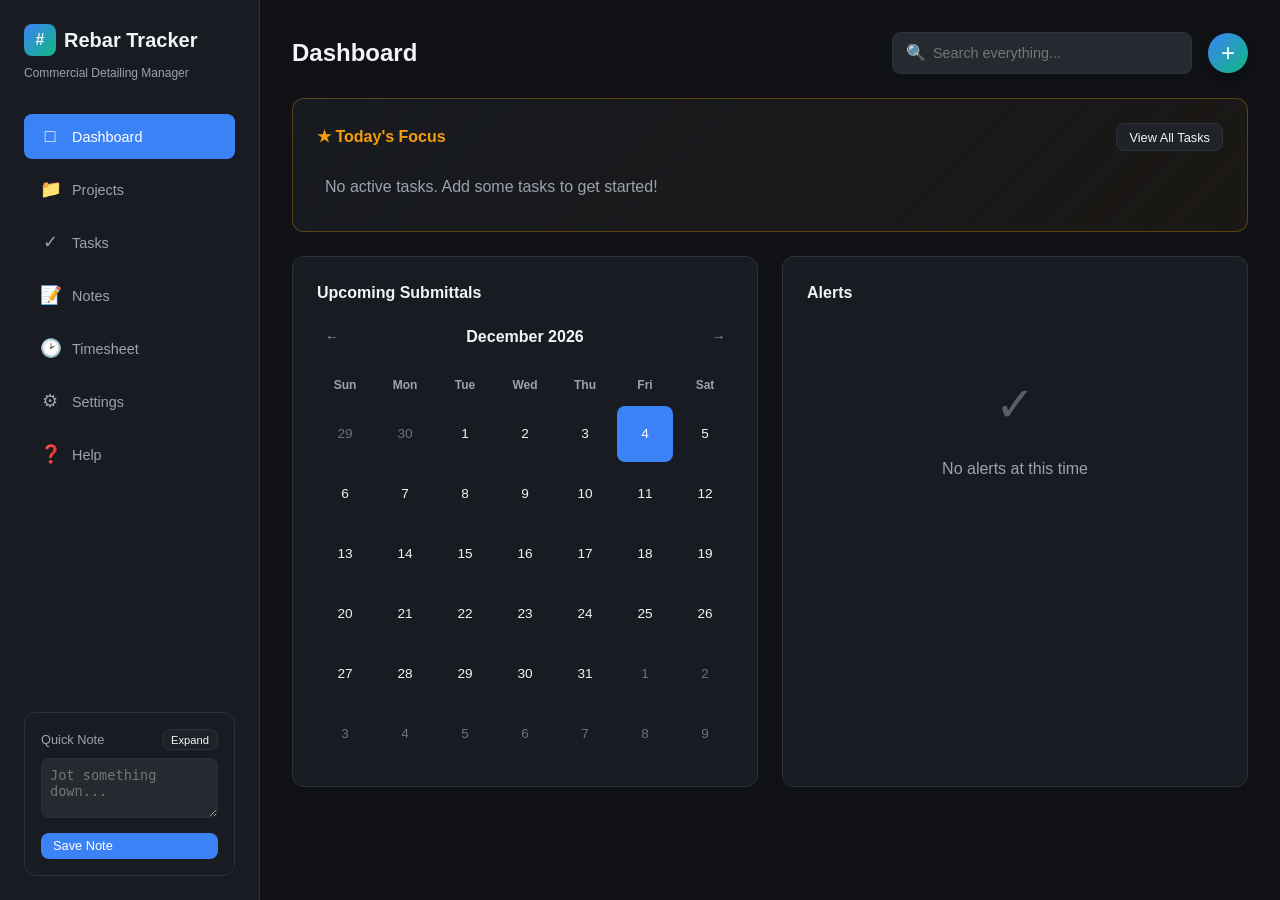
<file: Detailer Central/index.html>
<!DOCTYPE html>
<html lang="en">
<head>
    <meta charset="UTF-8">
    <meta name="viewport" content="width=device-width, initial-scale=1.0">
    <title>Commercial Rebar Tracker</title>
    <style>
        :root {
            --bg-app: #0f1115;
            --bg-panel: #181b21;
            --bg-card: #1f2329;
            --bg-input: #252a31;
            --primary: #3b82f6;
            --primary-hover: #2563eb;
            --success: #10b981;
            --warning: #f59e0b;
            --danger: #ef4444;
            --text-main: #f3f4f6;
            --text-muted: #9ca3af;
            --text-dim: #6b7280;
            --border: #2d3139;
            --radius: 8px;
            --radius-lg: 12px;
            --shadow: 0 4px 6px -1px rgba(0, 0, 0, 0.3);
        }

        * {
            margin: 0;
            padding: 0;
            box-sizing: border-box;
        }

        body {
            font-family: -apple-system, BlinkMacSystemFont, 'Segoe UI', Roboto, 'Helvetica Neue', Arial, sans-serif;
            background-color: var(--bg-app);
            color: var(--text-main);
            min-height: 100vh;
            line-height: 1.5;
        }

        /* Layout */
        .app-container {
            display: flex;
            min-height: 100vh;
        }

        .sidebar {
            width: 260px;
            background-color: var(--bg-panel);
            border-right: 1px solid var(--border);
            padding: 1.5rem;
            display: flex;
            flex-direction: column;
        }

        .logo {
            font-size: 1.25rem;
            font-weight: 700;
            color: var(--text-main);
            margin-bottom: 0.5rem;
            display: flex;
            align-items: center;
            gap: 0.5rem;
        }

        .logo-icon {
            width: 32px;
            height: 32px;
            background: linear-gradient(135deg, var(--primary), var(--success));
            border-radius: var(--radius);
            display: flex;
            align-items: center;
            justify-content: center;
            font-size: 1rem;
        }

        .logo-subtitle {
            font-size: 0.75rem;
            color: var(--text-muted);
            margin-bottom: 2rem;
        }

        .nav-menu {
            list-style: none;
            flex: 1;
        }

        .nav-item {
            margin-bottom: 0.5rem;
        }

        .nav-btn {
            width: 100%;
            padding: 0.75rem 1rem;
            background: transparent;
            border: none;
            color: var(--text-muted);
            font-size: 0.9rem;
            text-align: left;
            border-radius: var(--radius);
            cursor: pointer;
            transition: all 0.2s ease;
            display: flex;
            align-items: center;
            gap: 0.75rem;
        }

        .nav-btn:hover {
            background-color: var(--bg-card);
            color: var(--text-main);
        }

        .nav-btn.active {
            background-color: var(--primary);
            color: white;
        }

        .nav-icon {
            font-size: 1.1rem;
            width: 20px;
            text-align: center;
        }

        .main-content {
            flex: 1;
            padding: 2rem;
            overflow-y: auto;
        }

        /* Views */
        .view {
            display: none;
        }

        .view.active {
            display: block;
        }

        /* Cards */
        .card {
            background-color: var(--bg-panel);
            border-radius: var(--radius-lg);
            padding: 1.5rem;
            margin-bottom: 1.5rem;
            border: 1px solid var(--border);
        }

        .card-header {
            display: flex;
            justify-content: space-between;
            align-items: center;
            margin-bottom: 1rem;
        }

        .card-title {
            font-size: 1rem;
            font-weight: 600;
            color: var(--text-main);
        }

        /* Buttons */
        .btn {
            padding: 0.5rem 1rem;
            border-radius: var(--radius);
            border: none;
            font-size: 0.875rem;
            font-weight: 500;
            cursor: pointer;
            transition: all 0.2s ease;
            display: inline-flex;
            align-items: center;
            gap: 0.5rem;
        }

        .btn-primary {
            background-color: var(--primary);
            color: white;
        }

        .btn-primary:hover {
            background-color: var(--primary-hover);
        }

        .btn-secondary {
            background-color: var(--bg-card);
            color: var(--text-main);
            border: 1px solid var(--border);
        }

        .btn-secondary:hover {
            background-color: var(--bg-input);
        }

        .btn-success {
            background-color: var(--success);
            color: white;
        }

        .btn-warning {
            background-color: var(--warning);
            color: black;
        }

        .btn-danger {
            background-color: var(--danger);
            color: white;
        }

        .btn-sm {
            padding: 0.35rem 0.75rem;
            font-size: 0.8rem;
        }

        /* Forms */
        .form-group {
            margin-bottom: 1rem;
        }

        .form-label {
            display: block;
            font-size: 0.875rem;
            color: var(--text-muted);
            margin-bottom: 0.5rem;
        }

        .form-input, .form-select {
            width: 100%;
            padding: 0.625rem 0.875rem;
            background-color: var(--bg-input);
            border: 1px solid var(--border);
            border-radius: var(--radius);
            color: var(--text-main);
            font-size: 0.9rem;
            transition: border-color 0.2s ease;
        }

        .form-input:focus, .form-select:focus {
            outline: none;
            border-color: var(--primary);
        }

        .form-input-inline {
            padding: 0.35rem 0.5rem;
            width: 80px;
            text-align: right;
            background-color: var(--bg-input);
            border: 1px solid var(--border);
            border-radius: var(--radius);
            color: var(--text-main);
            font-size: 0.85rem;
        }

        .form-input-inline:focus {
            outline: none;
            border-color: var(--primary);
        }

        .form-row {
            display: grid;
            grid-template-columns: repeat(auto-fit, minmax(200px, 1fr));
            gap: 1rem;
        }

        /* Status Badges */
        .badge {
            display: inline-block;
            padding: 0.25rem 0.625rem;
            border-radius: 9999px;
            font-size: 0.75rem;
            font-weight: 500;
        }

        .badge-drafting {
            background-color: rgba(107, 114, 128, 0.2);
            color: var(--text-muted);
        }

        .badge-submitted, .badge-sent, .badge-pending {
            background-color: rgba(245, 158, 11, 0.2);
            color: var(--warning);
        }

        .badge-approved, .badge-released, .badge-answered {
            background-color: rgba(16, 185, 129, 0.2);
            color: var(--success);
        }

        .badge-revise, .badge-overdue {
            background-color: rgba(239, 68, 68, 0.2);
            color: var(--danger);
        }

        /* Calendar */
        .calendar-grid {
            display: grid;
            grid-template-columns: repeat(7, 1fr);
            gap: 0.25rem;
        }

        .calendar-header {
            text-align: center;
            font-size: 0.75rem;
            color: var(--text-muted);
            padding: 0.5rem;
            font-weight: 600;
        }

        .calendar-day {
            aspect-ratio: 1;
            display: flex;
            flex-direction: column;
            align-items: center;
            justify-content: center;
            border-radius: var(--radius);
            font-size: 0.85rem;
            cursor: pointer;
            transition: background-color 0.2s ease;
            position: relative;
        }

        .calendar-day:hover {
            background-color: var(--bg-card);
        }

        .calendar-day.other-month {
            color: var(--text-dim);
        }

        .calendar-day.today {
            background-color: var(--primary);
            color: white;
        }

        .calendar-day.has-event::after {
            content: '';
            position: absolute;
            bottom: 4px;
            width: 6px;
            height: 6px;
            border-radius: 50%;
            background-color: var(--warning);
        }

        .calendar-day.has-overdue::after {
            background-color: var(--danger);
        }

        .calendar-nav {
            display: flex;
            justify-content: space-between;
            align-items: center;
            margin-bottom: 1rem;
        }

        .calendar-month-title {
            font-weight: 600;
            color: var(--text-main);
        }

        .calendar-nav-btn {
            background: transparent;
            border: none;
            color: var(--text-muted);
            cursor: pointer;
            padding: 0.5rem;
            border-radius: var(--radius);
            transition: all 0.2s ease;
        }

        .calendar-nav-btn:hover {
            background-color: var(--bg-card);
            color: var(--text-main);
        }

        /* Alerts List */
        .alert-item {
            display: flex;
            align-items: flex-start;
            gap: 0.75rem;
            padding: 0.875rem;
            background-color: var(--bg-card);
            border-radius: var(--radius);
            margin-bottom: 0.5rem;
            border-left: 3px solid var(--warning);
        }

        .alert-item.overdue {
            border-left-color: var(--danger);
        }

        .alert-item.action-required {
            border-left-color: var(--danger);
        }

        .alert-icon {
            font-size: 1.25rem;
        }

        .alert-content {
            flex: 1;
        }

        .alert-title {
            font-weight: 500;
            font-size: 0.9rem;
            margin-bottom: 0.25rem;
        }

        .alert-subtitle {
            font-size: 0.8rem;
            color: var(--text-muted);
        }

        /* Project List */
        .project-list {
            list-style: none;
        }

        .project-item {
            display: flex;
            align-items: center;
            padding: 1rem;
            background-color: var(--bg-card);
            border-radius: var(--radius);
            margin-bottom: 0.5rem;
            cursor: pointer;
            transition: all 0.2s ease;
            border: 1px solid transparent;
        }

        .project-item:hover {
            border-color: var(--primary);
        }

        .project-info {
            flex: 1;
        }

        .project-name {
            font-weight: 600;
            margin-bottom: 0.25rem;
        }

        .project-meta {
            font-size: 0.8rem;
            color: var(--text-muted);
        }

        .project-stats {
            display: flex;
            gap: 1.5rem;
            text-align: center;
        }

        .stat-value {
            font-size: 1.25rem;
            font-weight: 700;
            color: var(--text-main);
        }

        .stat-label {
            font-size: 0.7rem;
            color: var(--text-muted);
            text-transform: uppercase;
        }

        /* Tabs */
        .tabs {
            display: flex;
            gap: 0.5rem;
            margin-bottom: 1.5rem;
            border-bottom: 1px solid var(--border);
            padding-bottom: 0.5rem;
        }

        .tab-btn {
            padding: 0.625rem 1.25rem;
            background: transparent;
            border: none;
            color: var(--text-muted);
            font-size: 0.9rem;
            cursor: pointer;
            border-radius: var(--radius) var(--radius) 0 0;
            transition: all 0.2s ease;
            position: relative;
        }

        .tab-btn:hover {
            color: var(--text-main);
        }

        .tab-btn.active {
            color: var(--primary);
        }

        .tab-btn.active::after {
            content: '';
            position: absolute;
            bottom: -0.5rem;
            left: 0;
            right: 0;
            height: 2px;
            background-color: var(--primary);
        }

        .tab-content {
            display: none;
        }

        .tab-content.active {
            display: block;
        }

        /* Scopes */
        .scope-item {
            background-color: var(--bg-card);
            border-radius: var(--radius);
            margin-bottom: 0.75rem;
            border: 1px solid var(--border);
            overflow: hidden;
        }

        .scope-header {
            display: flex;
            align-items: center;
            padding: 1rem;
            cursor: pointer;
            transition: background-color 0.2s ease;
        }

        .scope-header:hover {
            background-color: var(--bg-input);
        }

        .scope-toggle {
            margin-right: 0.75rem;
            transition: transform 0.2s ease;
        }

        .scope-item.expanded .scope-toggle {
            transform: rotate(90deg);
        }

        .scope-name {
            flex: 1;
            font-weight: 500;
        }

        .scope-metrics {
            display: flex;
            gap: 2rem;
            align-items: center;
        }

        .scope-metric {
            text-align: center;
        }

        .metric-label {
            font-size: 0.7rem;
            color: var(--text-muted);
            text-transform: uppercase;
            margin-bottom: 0.25rem;
        }

        .metric-value {
            font-size: 0.9rem;
            font-weight: 600;
        }

        .variance-positive {
            color: var(--danger);
        }

        .variance-negative {
            color: var(--success);
        }

        .scope-body {
            display: none;
            padding: 0 1rem 1rem;
            border-top: 1px solid var(--border);
        }

        .scope-item.expanded .scope-body {
            display: block;
        }

        /* Submittals Table */
        .submittals-table {
            width: 100%;
            border-collapse: collapse;
            font-size: 0.85rem;
        }

        .submittals-table th {
            text-align: left;
            padding: 0.75rem;
            color: var(--text-muted);
            font-weight: 500;
            font-size: 0.75rem;
            text-transform: uppercase;
            border-bottom: 1px solid var(--border);
        }

        .submittals-table td {
            padding: 0.75rem;
            border-bottom: 1px solid var(--border);
        }

        .submittals-table tr:last-child td {
            border-bottom: none;
        }

        /* RFI & CO Tables */
        .data-table {
            width: 100%;
            border-collapse: collapse;
            font-size: 0.875rem;
        }

        .data-table th {
            text-align: left;
            padding: 0.875rem;
            color: var(--text-muted);
            font-weight: 500;
            font-size: 0.75rem;
            text-transform: uppercase;
            border-bottom: 1px solid var(--border);
            background-color: var(--bg-card);
        }

        .data-table td {
            padding: 0.875rem;
            border-bottom: 1px solid var(--border);
        }

        .data-table tr:hover {
            background-color: var(--bg-card);
        }

        /* Modal */
        .modal-overlay {
            display: none;
            position: fixed;
            inset: 0;
            background-color: rgba(0, 0, 0, 0.7);
            z-index: 1000;
            align-items: center;
            justify-content: center;
        }

        .modal-overlay.active {
            display: flex;
        }

        .modal {
            background-color: var(--bg-panel);
            border-radius: var(--radius-lg);
            padding: 1.5rem;
            width: 100%;
            max-width: 500px;
            max-height: 90vh;
            overflow-y: auto;
            border: 1px solid var(--border);
            box-shadow: var(--shadow);
        }

        .modal-header {
            display: flex;
            justify-content: space-between;
            align-items: center;
            margin-bottom: 1.5rem;
        }

        .modal-title {
            font-size: 1.125rem;
            font-weight: 600;
        }

        .modal-close {
            background: transparent;
            border: none;
            color: var(--text-muted);
            cursor: pointer;
            font-size: 1.5rem;
            line-height: 1;
        }

        .modal-close:hover {
            color: var(--text-main);
        }

        .modal-footer {
            display: flex;
            justify-content: flex-end;
            gap: 0.75rem;
            margin-top: 1.5rem;
            padding-top: 1rem;
            border-top: 1px solid var(--border);
        }

        /* Page Header */
        .page-header {
            display: flex;
            justify-content: space-between;
            align-items: center;
            margin-bottom: 1.5rem;
        }

        .page-title {
            font-size: 1.5rem;
            font-weight: 700;
        }

        /* Project Detail Header */
        .project-header {
            background: linear-gradient(135deg, var(--bg-panel), var(--bg-card));
            border-radius: var(--radius-lg);
            padding: 1.5rem;
            margin-bottom: 1.5rem;
            border: 1px solid var(--border);
        }

        .project-header-top {
            display: flex;
            justify-content: space-between;
            align-items: flex-start;
            margin-bottom: 1.5rem;
        }

        .project-title {
            font-size: 1.5rem;
            font-weight: 700;
            margin-bottom: 0.5rem;
        }

        .project-subtitle {
            color: var(--text-muted);
            font-size: 0.9rem;
        }

        .project-aggregate-stats {
            display: flex;
            gap: 2rem;
        }

        .aggregate-stat {
            text-align: center;
            padding: 0.75rem 1.5rem;
            background-color: var(--bg-app);
            border-radius: var(--radius);
        }

        .aggregate-value {
            font-size: 1.5rem;
            font-weight: 700;
        }

        .aggregate-label {
            font-size: 0.75rem;
            color: var(--text-muted);
            text-transform: uppercase;
        }

        /* Back Button */
        .back-btn {
            display: inline-flex;
            align-items: center;
            gap: 0.5rem;
            color: var(--text-muted);
            background: transparent;
            border: none;
            cursor: pointer;
            font-size: 0.9rem;
            margin-bottom: 1rem;
            padding: 0.5rem;
            border-radius: var(--radius);
            transition: all 0.2s ease;
        }

        .back-btn:hover {
            color: var(--text-main);
            background-color: var(--bg-card);
        }

        /* Empty State */
        .empty-state {
            text-align: center;
            padding: 3rem;
            color: var(--text-muted);
        }

        .empty-state-icon {
            font-size: 3rem;
            margin-bottom: 1rem;
            opacity: 0.5;
        }

        /* Dashboard Grid */
        .dashboard-grid {
            display: grid;
            grid-template-columns: 1fr 1fr;
            gap: 1.5rem;
        }

        @media (max-width: 1024px) {
            .dashboard-grid {
                grid-template-columns: 1fr;
            }
        }

        /* Actions */
        .actions-cell {
            display: flex;
            gap: 0.5rem;
        }

        /* Task System Styles */
        .task-list {
            min-height: 200px;
        }

        .task-item {
            display: flex;
            align-items: center;
            gap: 0.75rem;
            padding: 0.875rem 1rem;
            background-color: var(--bg-card);
            border-radius: var(--radius);
            margin-bottom: 0.5rem;
            border: 1px solid var(--border);
            cursor: grab;
            transition: all 0.2s ease;
        }

        .task-item:active {
            cursor: grabbing;
        }

        .task-item.dragging {
            opacity: 0.5;
            transform: scale(1.02);
        }

        .task-item.drag-over {
            border-color: var(--primary);
            background-color: var(--bg-input);
        }

        .task-item.focus-active {
            border-color: var(--warning);
            box-shadow: 0 0 15px rgba(245, 158, 11, 0.3);
            background: linear-gradient(135deg, var(--bg-card), rgba(245, 158, 11, 0.1));
        }

        .task-item.completed {
            opacity: 0.6;
        }

        .task-item.completed .task-title {
            text-decoration: line-through;
        }

        .task-checkbox {
            width: 20px;
            height: 20px;
            border-radius: 50%;
            border: 2px solid var(--border);
            cursor: pointer;
            display: flex;
            align-items: center;
            justify-content: center;
            flex-shrink: 0;
            transition: all 0.2s ease;
        }

        .task-checkbox:hover {
            border-color: var(--success);
        }

        .task-checkbox.checked {
            background-color: var(--success);
            border-color: var(--success);
        }

        .task-checkbox.checked::after {
            content: '✓';
            color: white;
            font-size: 0.7rem;
        }

        .task-content {
            flex: 1;
            min-width: 0;
        }

        .task-title {
            font-weight: 500;
            margin-bottom: 0.25rem;
        }

        .task-meta {
            display: flex;
            gap: 0.75rem;
            font-size: 0.75rem;
            color: var(--text-muted);
        }

        .task-actions {
            display: flex;
            gap: 0.5rem;
            align-items: center;
        }

        .task-timer {
            font-family: monospace;
            font-size: 0.85rem;
            color: var(--text-muted);
            min-width: 60px;
            text-align: center;
        }

        .task-timer.running {
            color: var(--success);
        }

        .timer-btn {
            width: 28px;
            height: 28px;
            border-radius: 50%;
            border: none;
            background-color: var(--bg-input);
            color: var(--text-main);
            cursor: pointer;
            display: flex;
            align-items: center;
            justify-content: center;
            font-size: 0.8rem;
            transition: all 0.2s ease;
        }

        .timer-btn:hover {
            background-color: var(--primary);
        }

        .timer-btn.playing {
            background-color: var(--success);
        }

        .focus-btn {
            background-color: transparent;
            border: 1px solid var(--border);
        }

        .focus-btn.active {
            background-color: var(--warning);
            border-color: var(--warning);
            color: black;
        }

        .priority-badge {
            font-size: 0.65rem;
            padding: 0.15rem 0.4rem;
            border-radius: 4px;
            text-transform: uppercase;
            font-weight: 600;
        }

        .priority-high {
            background-color: rgba(239, 68, 68, 0.2);
            color: var(--danger);
        }

        .priority-med {
            background-color: rgba(245, 158, 11, 0.2);
            color: var(--warning);
        }

        .priority-low {
            background-color: rgba(107, 114, 128, 0.2);
            color: var(--text-muted);
        }

        .task-sections {
            display: grid;
            grid-template-columns: 1fr 1fr;
            gap: 1.5rem;
        }

        @media (max-width: 1024px) {
            .task-sections {
                grid-template-columns: 1fr;
            }
        }

        /* Notes System Styles */
        .notes-layout {
            display: grid;
            grid-template-columns: 200px 1fr;
            gap: 1.5rem;
        }

        @media (max-width: 768px) {
            .notes-layout {
                grid-template-columns: 1fr;
            }
        }

        .notes-sidebar {
            background-color: var(--bg-panel);
            border-radius: var(--radius-lg);
            padding: 1rem;
            border: 1px solid var(--border);
        }

        .notes-category {
            padding: 0.625rem 0.875rem;
            border-radius: var(--radius);
            cursor: pointer;
            margin-bottom: 0.25rem;
            font-size: 0.9rem;
            color: var(--text-muted);
            transition: all 0.2s ease;
        }

        .notes-category:hover {
            background-color: var(--bg-card);
            color: var(--text-main);
        }

        .notes-category.active {
            background-color: var(--primary);
            color: white;
        }

        .notes-category-count {
            float: right;
            font-size: 0.75rem;
            opacity: 0.7;
        }

        .notes-main {
            min-height: 400px;
        }

        .note-card {
            background-color: var(--bg-card);
            border-radius: var(--radius);
            padding: 1rem;
            margin-bottom: 0.75rem;
            border: 1px solid var(--border);
            cursor: pointer;
            transition: all 0.2s ease;
        }

        .note-card:hover {
            border-color: var(--primary);
        }

        .note-card.pinned {
            border-left: 3px solid var(--warning);
        }

        .note-title {
            font-weight: 600;
            margin-bottom: 0.5rem;
        }

        .note-preview {
            font-size: 0.85rem;
            color: var(--text-muted);
            overflow: hidden;
            text-overflow: ellipsis;
            white-space: nowrap;
        }

        .note-footer {
            display: flex;
            justify-content: space-between;
            align-items: center;
            margin-top: 0.75rem;
            font-size: 0.75rem;
            color: var(--text-dim);
        }

        .note-tags {
            display: flex;
            gap: 0.25rem;
        }

        .note-tag {
            background-color: var(--bg-input);
            padding: 0.15rem 0.4rem;
            border-radius: 4px;
            font-size: 0.7rem;
        }

        .note-type-badge {
            font-size: 0.7rem;
            padding: 0.15rem 0.5rem;
            border-radius: 4px;
            background-color: var(--bg-input);
        }

        .note-type-badge.quicknote {
            background-color: rgba(59, 130, 246, 0.2);
            color: var(--primary);
        }

        .note-type-badge.log {
            background-color: rgba(16, 185, 129, 0.2);
            color: var(--success);
        }

        .note-type-badge.deepdive {
            background-color: rgba(139, 92, 246, 0.2);
            color: #8b5cf6;
        }

        /* Quick Notes Widget */
        .quick-notes-widget {
            background-color: var(--bg-panel);
            border-radius: var(--radius-lg);
            padding: 1rem;
            border: 1px solid var(--border);
            margin-top: 1rem;
        }

        .quick-note-input {
            width: 100%;
            padding: 0.5rem;
            background-color: var(--bg-input);
            border: 1px solid var(--border);
            border-radius: var(--radius);
            color: var(--text-main);
            font-size: 0.85rem;
            resize: vertical;
            min-height: 60px;
        }

        .quick-note-input:focus {
            outline: none;
            border-color: var(--primary);
        }

        /* Global Search */
        .search-container {
            position: relative;
            margin-bottom: 1rem;
        }

        .search-input {
            width: 100%;
            padding: 0.75rem 1rem 0.75rem 2.5rem;
            background-color: var(--bg-input);
            border: 1px solid var(--border);
            border-radius: var(--radius);
            color: var(--text-main);
            font-size: 0.9rem;
        }

        .search-input:focus {
            outline: none;
            border-color: var(--primary);
        }

        .search-icon {
            position: absolute;
            left: 0.875rem;
            top: 50%;
            transform: translateY(-50%);
            color: var(--text-muted);
        }

        .search-results {
            position: absolute;
            top: 100%;
            left: 0;
            right: 0;
            background-color: var(--bg-panel);
            border: 1px solid var(--border);
            border-radius: var(--radius);
            max-height: 300px;
            overflow-y: auto;
            z-index: 100;
            box-shadow: var(--shadow);
        }

        .search-result-item {
            padding: 0.75rem 1rem;
            cursor: pointer;
            border-bottom: 1px solid var(--border);
        }

        .search-result-item:last-child {
            border-bottom: none;
        }

        .search-result-item:hover {
            background-color: var(--bg-card);
        }

        .search-result-type {
            font-size: 0.7rem;
            color: var(--text-muted);
            text-transform: uppercase;
        }

        .search-result-title {
            font-weight: 500;
        }

        /* Quick Capture Button */
        .quick-capture-btn {
            width: 40px;
            height: 40px;
            border-radius: 50%;
            background: linear-gradient(135deg, var(--primary), var(--success));
            border: none;
            color: white;
            font-size: 1.5rem;
            cursor: pointer;
            display: flex;
            align-items: center;
            justify-content: center;
            box-shadow: var(--shadow);
            transition: transform 0.2s ease;
        }

        .quick-capture-btn:hover {
            transform: scale(1.1);
        }

        .quick-capture-menu {
            position: absolute;
            top: 100%;
            right: 0;
            background-color: var(--bg-panel);
            border: 1px solid var(--border);
            border-radius: var(--radius);
            padding: 0.5rem 0;
            min-width: 150px;
            box-shadow: var(--shadow);
            display: none;
            z-index: 101;
        }

        .quick-capture-menu.active {
            display: block;
        }

        .quick-capture-item {
            padding: 0.625rem 1rem;
            cursor: pointer;
            font-size: 0.9rem;
            color: var(--text-main);
            transition: background-color 0.2s ease;
        }

        .quick-capture-item:hover {
            background-color: var(--bg-card);
        }

        /* Today's Focus Section */
        .focus-section {
            background: linear-gradient(135deg, var(--bg-panel), rgba(245, 158, 11, 0.05));
            border: 1px solid rgba(245, 158, 11, 0.3);
        }

        .focus-task-mini {
            display: flex;
            align-items: center;
            gap: 0.75rem;
            padding: 0.75rem;
            background-color: var(--bg-card);
            border-radius: var(--radius);
            margin-bottom: 0.5rem;
        }

        .focus-task-mini:last-child {
            margin-bottom: 0;
        }

        /* Weekly Review */
        .weekly-stats {
            display: grid;
            grid-template-columns: repeat(4, 1fr);
            gap: 1rem;
            margin-bottom: 1.5rem;
        }

        .weekly-stat {
            background-color: var(--bg-card);
            border-radius: var(--radius);
            padding: 1rem;
            text-align: center;
        }

        .weekly-stat-value {
            font-size: 1.75rem;
            font-weight: 700;
        }

        .weekly-stat-label {
            font-size: 0.75rem;
            color: var(--text-muted);
            text-transform: uppercase;
        }

        .reflection-textarea {
            width: 100%;
            min-height: 150px;
            padding: 1rem;
            background-color: var(--bg-input);
            border: 1px solid var(--border);
            border-radius: var(--radius);
            color: var(--text-main);
            font-size: 0.9rem;
            resize: vertical;
        }

        .reflection-textarea:focus {
            outline: none;
            border-color: var(--primary);
        }

        /* Note Editor */
        .note-editor {
            min-height: 300px;
            padding: 1rem;
            background-color: var(--bg-input);
            border: 1px solid var(--border);
            border-radius: var(--radius);
            color: var(--text-main);
            font-size: 0.9rem;
            resize: both;
            width: 100%;
            box-sizing: border-box;
        }

        .note-editor:focus {
            outline: none;
            border-color: var(--primary);
        }

        /* Timesheet Styles */
        .timesheet-nav {
            display: flex;
            justify-content: center;
            align-items: center;
            gap: 1.5rem;
            margin-bottom: 1.5rem;
        }

        .timesheet-nav-btn {
            background-color: var(--bg-card);
            border: 1px solid var(--border);
            color: var(--text-main);
            padding: 0.5rem 1rem;
            border-radius: var(--radius);
            cursor: pointer;
            font-size: 0.9rem;
            transition: all 0.2s ease;
        }

        .timesheet-nav-btn:hover {
            background-color: var(--primary);
            border-color: var(--primary);
        }

        .timesheet-week-title {
            font-size: 1.1rem;
            font-weight: 600;
            min-width: 200px;
            text-align: center;
        }

        .timesheet-grid {
            width: 100%;
            border-collapse: collapse;
            font-size: 0.85rem;
        }

        .timesheet-grid th {
            background-color: var(--bg-card);
            padding: 0.75rem;
            text-align: center;
            border: 1px solid var(--border);
            font-weight: 600;
            font-size: 0.75rem;
            text-transform: uppercase;
        }

        .timesheet-grid th.day-header {
            min-width: 80px;
        }

        .timesheet-grid th.project-header {
            text-align: left;
            min-width: 200px;
        }

        .timesheet-grid td {
            padding: 0.625rem;
            text-align: center;
            border: 1px solid var(--border);
        }

        .timesheet-grid td.project-name {
            text-align: left;
            font-weight: 500;
        }

        .timesheet-grid td.has-hours {
            background-color: rgba(59, 130, 246, 0.1);
            color: var(--primary);
            font-weight: 600;
        }

        .timesheet-grid tr.total-row {
            background-color: var(--bg-card);
            font-weight: 700;
        }

        .timesheet-grid tr.total-row td {
            border-top: 2px solid var(--primary);
        }

        .timesheet-summary {
            display: grid;
            grid-template-columns: repeat(3, 1fr);
            gap: 1rem;
            margin-bottom: 1.5rem;
        }

        .timesheet-summary-card {
            background-color: var(--bg-card);
            border-radius: var(--radius);
            padding: 1.25rem;
            text-align: center;
            border: 1px solid var(--border);
        }

        .timesheet-summary-value {
            font-size: 2rem;
            font-weight: 700;
            color: var(--primary);
        }

        .timesheet-summary-label {
            font-size: 0.75rem;
            color: var(--text-muted);
            text-transform: uppercase;
            margin-top: 0.25rem;
        }

        /* Settings Styles */
        .settings-section {
            background-color: var(--bg-panel);
            border-radius: var(--radius-lg);
            padding: 1.5rem;
            margin-bottom: 1.5rem;
            border: 1px solid var(--border);
        }

        .settings-section-title {
            font-size: 1rem;
            font-weight: 600;
            margin-bottom: 1rem;
            padding-bottom: 0.75rem;
            border-bottom: 1px solid var(--border);
        }

        .settings-row {
            display: flex;
            justify-content: space-between;
            align-items: center;
            padding: 1rem 0;
            border-bottom: 1px solid var(--border);
        }

        .settings-row:last-child {
            border-bottom: none;
        }

        .settings-info h4 {
            font-weight: 500;
            margin-bottom: 0.25rem;
        }

        .settings-info p {
            font-size: 0.85rem;
            color: var(--text-muted);
        }

        .file-input-wrapper {
            position: relative;
            overflow: hidden;
            display: inline-block;
        }

        .file-input-wrapper input[type=file] {
            position: absolute;
            left: 0;
            top: 0;
            opacity: 0;
            cursor: pointer;
            width: 100%;
            height: 100%;
        }

        .data-stats {
            display: grid;
            grid-template-columns: repeat(4, 1fr);
            gap: 1rem;
            margin-top: 1rem;
        }

        .data-stat {
            background-color: var(--bg-card);
            padding: 1rem;
            border-radius: var(--radius);
            text-align: center;
        }

        .data-stat-value {
            font-size: 1.5rem;
            font-weight: 700;
        }

        .data-stat-label {
            font-size: 0.7rem;
            color: var(--text-muted);
            text-transform: uppercase;
        }
    </style>
</head>
<body>
    <div class="app-container">
        <!-- Sidebar -->
        <nav class="sidebar">
            <div class="logo">
                <div class="logo-icon">#</div>
                Rebar Tracker
            </div>
            <div class="logo-subtitle">Commercial Detailing Manager</div>

            <ul class="nav-menu">
                <li class="nav-item">
                    <button class="nav-btn active" data-view="dashboard">
                        <span class="nav-icon">&#9633;</span>
                        Dashboard
                    </button>
                </li>
                <li class="nav-item">
                    <button class="nav-btn" data-view="projects">
                        <span class="nav-icon">&#128193;</span>
                        Projects
                    </button>
                </li>
                <li class="nav-item">
                    <button class="nav-btn" data-view="tasks">
                        <span class="nav-icon">&#10003;</span>
                        Tasks
                    </button>
                </li>
                <li class="nav-item">
                    <button class="nav-btn" data-view="notes">
                        <span class="nav-icon">&#128221;</span>
                        Notes
                    </button>
                </li>
                <li class="nav-item">
                    <button class="nav-btn" data-view="timesheet">
                        <span class="nav-icon">&#128337;</span>
                        Timesheet
                    </button>
                </li>
                <li class="nav-item">
                    <button class="nav-btn" data-view="settings">
                        <span class="nav-icon">&#9881;</span>
                        Settings
                    </button>
                </li>
                <li class="nav-item">
                    <button class="nav-btn" data-view="help">
                        <span class="nav-icon">&#10067;</span>
                        Help
                    </button>
                </li>
            </ul>

            <!-- Quick Notes Widget -->
            <div class="quick-notes-widget">
                <div style="font-size: 0.8rem; color: var(--text-muted); margin-bottom: 0.5rem; display: flex; justify-content: space-between; align-items: center;">
                    <span>Quick Note</span>
                    <button class="btn btn-sm btn-secondary" id="expand-quick-note-btn" style="padding: 0.2rem 0.5rem; font-size: 0.7rem;">Expand</button>
                </div>
                <textarea class="quick-note-input" id="quick-note-input" placeholder="Jot something down..."></textarea>
                <button class="btn btn-sm btn-primary" id="save-quick-note-btn" style="margin-top: 0.5rem; width: 100%;">Save Note</button>
            </div>
        </nav>

        <!-- Main Content -->
        <main class="main-content">
            <!-- Dashboard View -->
            <div id="dashboard-view" class="view active">
                <div class="page-header">
                    <h1 class="page-title">Dashboard</h1>
                    <div style="display: flex; gap: 1rem; align-items: center;">
                        <div class="search-container" style="width: 300px; margin-bottom: 0;">
                            <span class="search-icon">&#128269;</span>
                            <input type="text" class="search-input" id="global-search-input" placeholder="Search everything...">
                            <div class="search-results" id="search-results" style="display: none;"></div>
                        </div>
                        <div style="position: relative;">
                            <button class="quick-capture-btn" id="quick-capture-btn">+</button>
                            <div class="quick-capture-menu" id="quick-capture-menu">
                                <div class="quick-capture-item" data-action="task">&#10003; New Task</div>
                                <div class="quick-capture-item" data-action="note">&#128221; New Note</div>
                            </div>
                        </div>
                    </div>
                </div>

                <!-- Today's Focus -->
                <div class="card focus-section" style="margin-bottom: 1.5rem;">
                    <div class="card-header">
                        <h2 class="card-title" style="color: var(--warning);">&#9733; Today's Focus</h2>
                        <button class="btn btn-sm btn-secondary" onclick="App.showView('tasks'); document.querySelectorAll('.nav-btn').forEach(b => b.classList.toggle('active', b.dataset.view === 'tasks'));">View All Tasks</button>
                    </div>
                    <div id="todays-focus-list">
                        <!-- Focus tasks populated by JS -->
                    </div>
                </div>

                <div class="dashboard-grid">
                    <!-- Calendar Widget -->
                    <div class="card">
                        <div class="card-header">
                            <h2 class="card-title">Upcoming Submittals</h2>
                        </div>
                        <div class="calendar-nav">
                            <button class="calendar-nav-btn" id="prev-month">&larr;</button>
                            <span class="calendar-month-title" id="calendar-title">January 2026</span>
                            <button class="calendar-nav-btn" id="next-month">&rarr;</button>
                        </div>
                        <div class="calendar-grid" id="calendar-grid">
                            <!-- Calendar populated by JS -->
                        </div>
                    </div>

                    <!-- Alerts -->
                    <div class="card">
                        <div class="card-header">
                            <h2 class="card-title">Alerts</h2>
                        </div>
                        <div id="alerts-list">
                            <!-- Alerts populated by JS -->
                        </div>
                    </div>
                </div>
            </div>

            <!-- Projects View -->
            <div id="projects-view" class="view">
                <div class="page-header">
                    <h1 class="page-title">Projects</h1>
                    <button class="btn btn-primary" id="add-project-btn">+ New Project</button>
                </div>
                <ul class="project-list" id="project-list">
                    <!-- Projects populated by JS -->
                </ul>
            </div>

            <!-- Project Detail View -->
            <div id="project-detail-view" class="view">
                <button class="back-btn" id="back-to-projects">&larr; Back to Projects</button>

                <div class="project-header" id="project-header">
                    <!-- Project header populated by JS -->
                </div>

                <div class="tabs">
                    <button class="tab-btn active" data-tab="scopes">Scopes</button>
                    <button class="tab-btn" data-tab="rfis">RFIs</button>
                    <button class="tab-btn" data-tab="change-orders">Change Orders</button>
                </div>

                <!-- Scopes Tab -->
                <div id="scopes-tab" class="tab-content active">
                    <div class="card-header">
                        <h2 class="card-title">Scopes</h2>
                        <button class="btn btn-primary btn-sm" id="add-scope-btn">+ Add Scope</button>
                    </div>
                    <div id="scopes-list">
                        <!-- Scopes populated by JS -->
                    </div>
                </div>

                <!-- RFIs Tab -->
                <div id="rfis-tab" class="tab-content">
                    <div class="card-header">
                        <h2 class="card-title">RFIs</h2>
                        <button class="btn btn-primary btn-sm" id="add-rfi-btn">+ Add RFI</button>
                    </div>
                    <table class="data-table">
                        <thead>
                            <tr>
                                <th>RFI #</th>
                                <th>Subject</th>
                                <th>Status</th>
                                <th>Linked CO</th>
                                <th>Actions</th>
                            </tr>
                        </thead>
                        <tbody id="rfis-table-body">
                            <!-- RFIs populated by JS -->
                        </tbody>
                    </table>
                </div>

                <!-- Change Orders Tab -->
                <div id="change-orders-tab" class="tab-content">
                    <div class="card-header">
                        <h2 class="card-title">Change Orders</h2>
                    </div>
                    <table class="data-table">
                        <thead>
                            <tr>
                                <th>From RFI</th>
                                <th>Description</th>
                                <th>Weight Impact</th>
                                <th>Hours Impact</th>
                                <th>Status</th>
                                <th>Actions</th>
                            </tr>
                        </thead>
                        <tbody id="cos-table-body">
                            <!-- COs populated by JS -->
                        </tbody>
                    </table>
                </div>
            </div>

            <!-- Tasks View -->
            <div id="tasks-view" class="view">
                <div class="page-header">
                    <h1 class="page-title">Tasks</h1>
                    <div style="display: flex; gap: 0.5rem;">
                        <button class="btn btn-secondary" id="cleanup-tasks-btn">Archive Completed</button>
                        <button class="btn btn-secondary" id="weekly-review-btn">Weekly Review</button>
                        <button class="btn btn-primary" id="add-task-btn">+ New Task</button>
                    </div>
                </div>

                <div class="task-sections">
                    <!-- Active Tasks -->
                    <div class="card">
                        <div class="card-header">
                            <h2 class="card-title">Active Tasks</h2>
                        </div>
                        <div class="task-list" id="active-tasks-list">
                            <!-- Tasks populated by JS -->
                        </div>
                    </div>

                    <!-- Completed Tasks -->
                    <div class="card">
                        <div class="card-header">
                            <h2 class="card-title">Completed Today</h2>
                        </div>
                        <div class="task-list" id="completed-tasks-list">
                            <!-- Completed tasks populated by JS -->
                        </div>
                    </div>
                </div>
            </div>

            <!-- Weekly Review View -->
            <div id="weekly-review-view" class="view">
                <button class="back-btn" id="back-to-tasks">&larr; Back to Tasks</button>
                <div class="page-header">
                    <h1 class="page-title">Weekly Review</h1>
                </div>

                <div class="weekly-stats" id="weekly-stats">
                    <!-- Stats populated by JS -->
                </div>

                <div class="card">
                    <div class="card-header">
                        <h2 class="card-title">Completed This Week</h2>
                    </div>
                    <div id="weekly-completed-list">
                        <!-- Weekly completed tasks populated by JS -->
                    </div>
                </div>

                <div class="card" style="margin-top: 1.5rem;">
                    <div class="card-header">
                        <h2 class="card-title">Weekly Reflection</h2>
                    </div>
                    <textarea class="reflection-textarea" id="weekly-reflection" placeholder="What went well this week? What could be improved?"></textarea>
                    <button class="btn btn-primary" id="save-reflection-btn" style="margin-top: 1rem;">Save Reflection</button>
                </div>
            </div>

            <!-- Notes View -->
            <div id="notes-view" class="view">
                <div class="page-header">
                    <h1 class="page-title">Notes</h1>
                    <button class="btn btn-primary" id="add-note-btn">+ New Note</button>
                </div>

                <div class="notes-layout">
                    <div class="notes-sidebar">
                        <div class="notes-category active" data-category="all">
                            All Notes <span class="notes-category-count" id="count-all">0</span>
                        </div>
                        <div class="notes-category" data-category="QuickNote">
                            Quick Notes <span class="notes-category-count" id="count-quicknote">0</span>
                        </div>
                        <div class="notes-category" data-category="Log">
                            Logs <span class="notes-category-count" id="count-log">0</span>
                        </div>
                        <div class="notes-category" data-category="DeepDive">
                            Deep Dives <span class="notes-category-count" id="count-deepdive">0</span>
                        </div>
                        <div class="notes-category" data-category="pinned">
                            &#9733; Pinned <span class="notes-category-count" id="count-pinned">0</span>
                        </div>
                    </div>

                    <div class="notes-main">
                        <div class="search-container" style="margin-bottom: 1rem;">
                            <span class="search-icon">&#128269;</span>
                            <input type="text" class="search-input" id="notes-search-input" placeholder="Search notes...">
                        </div>
                        <div id="notes-list">
                            <!-- Notes populated by JS -->
                        </div>
                    </div>
                </div>
            </div>

            <!-- Timesheet View -->
            <div id="timesheet-view" class="view">
                <div class="page-header">
                    <h1 class="page-title">Weekly Timesheet</h1>
                </div>

                <div class="timesheet-nav">
                    <button class="timesheet-nav-btn" id="prev-week-btn">&larr; Previous Week</button>
                    <span class="timesheet-week-title" id="timesheet-week-title">Week of Jan 19, 2026</span>
                    <button class="timesheet-nav-btn" id="next-week-btn">Next Week &rarr;</button>
                </div>

                <div class="timesheet-summary" id="timesheet-summary">
                    <!-- Summary cards populated by JS -->
                </div>

                <div class="card">
                    <div class="card-header">
                        <h2 class="card-title">Hours by Project</h2>
                    </div>
                    <table class="timesheet-grid" id="timesheet-grid">
                        <!-- Grid populated by JS -->
                    </table>
                </div>

                <div class="card" style="margin-top: 1.5rem;">
                    <div class="card-header">
                        <h2 class="card-title">Task Log for This Week</h2>
                    </div>
                    <div id="timesheet-task-log">
                        <!-- Task log populated by JS -->
                    </div>
                </div>
            </div>

            <!-- Settings View -->
            <div id="settings-view" class="view">
                <div class="page-header">
                    <h1 class="page-title">Settings</h1>
                </div>

                <div class="settings-section">
                    <h3 class="settings-section-title">&#128190; Data Management</h3>

                    <div class="settings-row">
                        <div class="settings-info">
                            <h4>Export Data</h4>
                            <p>Download all your data as a JSON file. Use this to backup or transfer to another device.</p>
                        </div>
                        <button class="btn btn-primary" id="export-data-btn">&#8681; Export JSON</button>
                    </div>

                    <div class="settings-row">
                        <div class="settings-info">
                            <h4>Import Data</h4>
                            <p>Upload a previously exported JSON file. Warning: This will replace all current data!</p>
                        </div>
                        <div class="file-input-wrapper">
                            <button class="btn btn-warning">&#8679; Import JSON</button>
                            <input type="file" id="import-data-input" accept=".json">
                        </div>
                    </div>

                    <div class="settings-row">
                        <div class="settings-info">
                            <h4>Clear All Data</h4>
                            <p>Permanently delete all data from this browser. This cannot be undone!</p>
                        </div>
                        <button class="btn btn-danger" id="clear-data-btn">&#128465; Clear All Data</button>
                    </div>

                    <div class="data-stats" id="data-stats">
                        <!-- Stats populated by JS -->
                    </div>
                </div>

                <div class="settings-section">
                    <h3 class="settings-section-title">&#9432; About</h3>
                    <p style="color: var(--text-muted);">
                        Commercial Rebar Tracker v2.0<br>
                        A local-first application for tracking rebar detailing projects, tasks, and notes.<br>
                        Data is stored in your browser's localStorage.
                    </p>
                </div>
            </div>
        </main>
    </div>

    <!-- Project Modal -->
    <div class="modal-overlay" id="project-modal">
        <div class="modal">
            <div class="modal-header">
                <h3 class="modal-title" id="project-modal-title">New Project</h3>
                <button class="modal-close" data-close-modal>&times;</button>
            </div>
            <form id="project-form">
                <input type="hidden" id="project-id">
                <div class="form-group">
                    <label class="form-label" for="project-name">Project Name</label>
                    <input type="text" class="form-input" id="project-name" required>
                </div>
                <div class="form-row">
                    <div class="form-group">
                        <label class="form-label" for="project-number">Project Number</label>
                        <input type="text" class="form-input" id="project-number" required>
                    </div>
                    <div class="form-group">
                        <label class="form-label" for="project-client">Client</label>
                        <input type="text" class="form-input" id="project-client" required>
                    </div>
                </div>
                <div class="modal-footer">
                    <button type="button" class="btn btn-secondary" data-close-modal>Cancel</button>
                    <button type="submit" class="btn btn-primary">Save Project</button>
                </div>
            </form>
        </div>
    </div>

    <!-- Scope Modal -->
    <div class="modal-overlay" id="scope-modal">
        <div class="modal">
            <div class="modal-header">
                <h3 class="modal-title">New Scope</h3>
                <button class="modal-close" data-close-modal>&times;</button>
            </div>
            <form id="scope-form">
                <input type="hidden" id="scope-id">
                <div class="form-group">
                    <label class="form-label" for="scope-name">Scope Name</label>
                    <input type="text" class="form-input" id="scope-name" required>
                </div>
                <div class="form-row">
                    <div class="form-group">
                        <label class="form-label" for="scope-est-tons">Estimated Tons</label>
                        <input type="number" step="0.01" class="form-input" id="scope-est-tons" required>
                    </div>
                    <div class="form-group">
                        <label class="form-label" for="scope-hours-budget">Hours Budget</label>
                        <input type="number" step="0.5" class="form-input" id="scope-hours-budget" required>
                    </div>
                </div>
                <div class="modal-footer">
                    <button type="button" class="btn btn-secondary" data-close-modal>Cancel</button>
                    <button type="submit" class="btn btn-primary">Save Scope</button>
                </div>
            </form>
        </div>
    </div>

    <!-- Submittal Modal -->
    <div class="modal-overlay" id="submittal-modal">
        <div class="modal">
            <div class="modal-header">
                <h3 class="modal-title" id="submittal-modal-title">New Submittal</h3>
                <button class="modal-close" data-close-modal>&times;</button>
            </div>
            <form id="submittal-form">
                <input type="hidden" id="submittal-id">
                <input type="hidden" id="submittal-scope-id">
                <div class="form-group">
                    <label class="form-label" for="submittal-title">Title</label>
                    <input type="text" class="form-input" id="submittal-title" required>
                </div>
                <div class="form-row">
                    <div class="form-group">
                        <label class="form-label" for="submittal-status">Status</label>
                        <select class="form-select" id="submittal-status">
                            <option value="Drafting">Drafting</option>
                            <option value="Submitted">Submitted</option>
                            <option value="Returned Approved">Returned Approved</option>
                            <option value="Revise & Resubmit">Revise & Resubmit</option>
                            <option value="Released">Released</option>
                        </select>
                    </div>
                    <div class="form-group">
                        <label class="form-label" for="submittal-rev">Revision</label>
                        <input type="text" class="form-input" id="submittal-rev" value="0">
                    </div>
                </div>
                <div class="form-row">
                    <div class="form-group">
                        <label class="form-label" for="submittal-target-date">Target Date</label>
                        <input type="date" class="form-input" id="submittal-target-date">
                    </div>
                    <div class="form-group">
                        <label class="form-label" for="submittal-sent-date">Sent Date</label>
                        <input type="date" class="form-input" id="submittal-sent-date">
                    </div>
                </div>
                <div class="form-group" id="release-date-group" style="display: none;">
                    <label class="form-label" for="submittal-release-date">Release Date</label>
                    <input type="date" class="form-input" id="submittal-release-date">
                </div>
                <div class="modal-footer">
                    <button type="button" class="btn btn-danger" id="delete-submittal-btn" style="margin-right: auto; display: none;">Delete Submittal</button>
                    <button type="button" class="btn btn-secondary" data-close-modal>Cancel</button>
                    <button type="submit" class="btn btn-primary">Save Submittal</button>
                </div>
            </form>
        </div>
    </div>

    <!-- RFI Modal -->
    <div class="modal-overlay" id="rfi-modal">
        <div class="modal">
            <div class="modal-header">
                <h3 class="modal-title">New RFI</h3>
                <button class="modal-close" data-close-modal>&times;</button>
            </div>
            <form id="rfi-form">
                <input type="hidden" id="rfi-id">
                <div class="form-row">
                    <div class="form-group">
                        <label class="form-label" for="rfi-number">RFI Number</label>
                        <input type="text" class="form-input" id="rfi-number" required>
                    </div>
                    <div class="form-group">
                        <label class="form-label" for="rfi-status">Status</label>
                        <select class="form-select" id="rfi-status">
                            <option value="Drafting">Drafting</option>
                            <option value="Sent">Sent</option>
                            <option value="Answered">Answered</option>
                        </select>
                    </div>
                </div>
                <div class="form-group">
                    <label class="form-label" for="rfi-subject">Subject</label>
                    <input type="text" class="form-input" id="rfi-subject" required>
                </div>
                <div class="modal-footer">
                    <button type="button" class="btn btn-secondary" data-close-modal>Cancel</button>
                    <button type="submit" class="btn btn-primary">Save RFI</button>
                </div>
            </form>
        </div>
    </div>

    <!-- Change Order Modal -->
    <div class="modal-overlay" id="co-modal">
        <div class="modal">
            <div class="modal-header">
                <h3 class="modal-title">Create Change Order from RFI</h3>
                <button class="modal-close" data-close-modal>&times;</button>
            </div>
            <form id="co-form">
                <input type="hidden" id="co-rfi-id">
                <div class="form-group">
                    <label class="form-label" for="co-description">Description</label>
                    <input type="text" class="form-input" id="co-description" required>
                </div>
                <div class="form-row">
                    <div class="form-group">
                        <label class="form-label" for="co-weight-impact">Weight Impact (lbs)</label>
                        <input type="number" step="1" class="form-input" id="co-weight-impact" value="0">
                    </div>
                    <div class="form-group">
                        <label class="form-label" for="co-hours-impact">Hours Impact</label>
                        <input type="number" step="0.5" class="form-input" id="co-hours-impact" value="0">
                    </div>
                </div>
                <div class="form-group">
                    <label class="form-label" for="co-status">Status</label>
                    <select class="form-select" id="co-status">
                        <option value="Pending">Pending</option>
                        <option value="Approved">Approved</option>
                        <option value="Rejected">Rejected</option>
                    </select>
                </div>
                <div class="modal-footer">
                    <button type="button" class="btn btn-secondary" data-close-modal>Cancel</button>
                    <button type="submit" class="btn btn-primary">Create Change Order</button>
                </div>
            </form>
        </div>
    </div>

    <!-- Task Modal -->
    <div class="modal-overlay" id="task-modal">
        <div class="modal">
            <div class="modal-header">
                <h3 class="modal-title" id="task-modal-title">New Task</h3>
                <button class="modal-close" data-close-modal>&times;</button>
            </div>
            <form id="task-form">
                <input type="hidden" id="task-id">
                <div class="form-group">
                    <label class="form-label" for="task-title">Task Title</label>
                    <input type="text" class="form-input" id="task-title" required>
                </div>
                <div class="form-row">
                    <div class="form-group">
                        <label class="form-label" for="task-priority">Priority</label>
                        <select class="form-select" id="task-priority">
                            <option value="Low">Low</option>
                            <option value="Med" selected>Medium</option>
                            <option value="High">High</option>
                        </select>
                    </div>
                    <div class="form-group">
                        <label class="form-label" for="task-target-date">Target Date</label>
                        <input type="date" class="form-input" id="task-target-date">
                    </div>
                </div>
                <div class="form-group">
                    <label class="form-label" for="task-project">Link to Project (Optional)</label>
                    <select class="form-select" id="task-project">
                        <option value="">-- No Project --</option>
                        <!-- Projects populated by JS -->
                    </select>
                </div>
                <div class="form-group">
                    <label class="form-label" for="task-scope">Link to Scope (Optional)</label>
                    <select class="form-select" id="task-scope" disabled>
                        <option value="">-- Select Project First --</option>
                    </select>
                </div>
                <div class="modal-footer">
                    <button type="button" class="btn btn-danger" id="delete-task-btn" style="margin-right: auto; display: none;">Delete</button>
                    <button type="button" class="btn btn-secondary" data-close-modal>Cancel</button>
                    <button type="submit" class="btn btn-primary">Save Task</button>
                </div>
            </form>
        </div>
    </div>

    <!-- Note Modal -->
    <div class="modal-overlay" id="note-modal">
        <div class="modal" style="max-width: 900px; width: 90%;">
            <div class="modal-header">
                <h3 class="modal-title" id="note-modal-title">New Note</h3>
                <button class="modal-close" data-close-modal>&times;</button>
            </div>
            <form id="note-form">
                <input type="hidden" id="note-id">
                <div class="form-row">
                    <div class="form-group" style="flex: 2;">
                        <label class="form-label" for="note-title">Title</label>
                        <input type="text" class="form-input" id="note-title" required>
                    </div>
                    <div class="form-group" style="flex: 1;">
                        <label class="form-label" for="note-type">Type</label>
                        <select class="form-select" id="note-type">
                            <option value="QuickNote">Quick Note</option>
                            <option value="Log">Log Entry</option>
                            <option value="DeepDive">Deep Dive</option>
                        </select>
                    </div>
                </div>
                <div class="form-group">
                    <label class="form-label" for="note-content">Content</label>
                    <textarea class="note-editor" id="note-content" placeholder="Write your note here..." style="min-height: 350px; width: 100%;"></textarea>
                </div>
                <div class="form-row">
                    <div class="form-group">
                        <label class="form-label" for="note-tags">Tags (comma separated)</label>
                        <input type="text" class="form-input" id="note-tags" placeholder="project, meeting, idea">
                    </div>
                    <div class="form-group" style="display: flex; align-items: flex-end;">
                        <label style="display: flex; align-items: center; gap: 0.5rem; cursor: pointer;">
                            <input type="checkbox" id="note-pinned" style="width: 18px; height: 18px;">
                            <span>Pin this note</span>
                        </label>
                    </div>
                </div>
                <div class="modal-footer">
                    <button type="button" class="btn btn-danger" id="delete-note-btn" style="margin-right: auto; display: none;">Delete</button>
                    <button type="button" class="btn btn-secondary" data-close-modal>Cancel</button>
                    <button type="submit" class="btn btn-primary">Save Note</button>
                </div>
            </form>
        </div>
    </div>

    <!-- Expanded Quick Note Modal -->
    <div class="modal-overlay" id="quick-note-modal">
        <div class="modal" style="max-width: 800px; width: 90%;">
            <div class="modal-header">
                <h3 class="modal-title">Quick Note</h3>
                <button class="modal-close" data-close-modal>&times;</button>
            </div>
            <div class="form-group">
                <textarea class="note-editor" id="expanded-quick-note-input" placeholder="Write your note here..." style="min-height: 400px; width: 100%;"></textarea>
            </div>
            <div class="modal-footer">
                <button type="button" class="btn btn-secondary" data-close-modal>Cancel</button>
                <button type="button" class="btn btn-primary" id="save-expanded-quick-note-btn">Save Note</button>
            </div>
        </div>
    </div>

    <script>
        // ============================================
        // STORE - Data Model with LocalStorage
        // ============================================
        const Store = {
            STORAGE_KEY: 'rebar_tracker_data',

            getState() {
                const data = localStorage.getItem(this.STORAGE_KEY);
                if (data) {
                    const state = JSON.parse(data);
                    // Ensure tasks and notes arrays exist for backward compatibility
                    if (!state.tasks) state.tasks = [];
                    if (!state.notes) state.notes = [];
                    if (!state.weeklyReflections) state.weeklyReflections = {};
                    return state;
                }
                return { projects: [], tasks: [], notes: [], weeklyReflections: {} };
            },

            saveState(state) {
                localStorage.setItem(this.STORAGE_KEY, JSON.stringify(state));
            },

            generateId() {
                return 'id_' + Date.now() + '_' + Math.random().toString(36).substr(2, 9);
            },

            // Projects
            getProjects() {
                return this.getState().projects;
            },

            getProject(id) {
                return this.getProjects().find(p => p.id === id);
            },

            saveProject(project) {
                const state = this.getState();
                const index = state.projects.findIndex(p => p.id === project.id);
                if (index >= 0) {
                    // Preserve existing data when editing
                    const existing = state.projects[index];
                    state.projects[index] = {
                        ...existing,
                        name: project.name,
                        number: project.number,
                        client: project.client
                    };
                } else {
                    project.id = this.generateId();
                    project.rfis = [];
                    project.changeOrders = [];
                    project.scopes = [];
                    state.projects.push(project);
                }
                this.saveState(state);
                return state.projects[index >= 0 ? index : state.projects.length - 1];
            },

            deleteProject(id) {
                const state = this.getState();
                state.projects = state.projects.filter(p => p.id !== id);
                this.saveState(state);
            },

            // Scopes
            saveScope(projectId, scope) {
                const state = this.getState();
                const project = state.projects.find(p => p.id === projectId);
                if (!project) return;

                const index = project.scopes.findIndex(s => s.id === scope.id);
                if (index >= 0) {
                    // Preserve existing data when editing
                    const existing = project.scopes[index];
                    project.scopes[index] = {
                        ...existing,
                        name: scope.name,
                        estimatedTons: scope.estimatedTons,
                        hoursBudget: scope.hoursBudget
                    };
                } else {
                    scope.id = this.generateId();
                    scope.actualTons = 0;
                    scope.hoursSpent = 0;
                    scope.submittals = [];
                    project.scopes.push(scope);
                }
                this.saveState(state);
                return project.scopes[index >= 0 ? index : project.scopes.length - 1];
            },

            updateScopeMetric(projectId, scopeId, field, value) {
                const state = this.getState();
                const project = state.projects.find(p => p.id === projectId);
                if (!project) return;

                const scope = project.scopes.find(s => s.id === scopeId);
                if (!scope) return;

                scope[field] = parseFloat(value) || 0;
                this.saveState(state);
            },

            // Submittals
            saveSubmittal(projectId, scopeId, submittal) {
                const state = this.getState();
                const project = state.projects.find(p => p.id === projectId);
                if (!project) return;

                const scope = project.scopes.find(s => s.id === scopeId);
                if (!scope) return;

                const index = scope.submittals.findIndex(s => s.id === submittal.id);
                if (index >= 0) {
                    // Track history
                    if (!scope.submittals[index].history) {
                        scope.submittals[index].history = [];
                    }
                    if (scope.submittals[index].status !== submittal.status) {
                        submittal.history = [...scope.submittals[index].history, {
                            date: new Date().toISOString(),
                            action: `Status changed to ${submittal.status}`
                        }];
                    }
                    scope.submittals[index] = submittal;
                } else {
                    submittal.id = this.generateId();
                    submittal.history = [{ date: new Date().toISOString(), action: 'Created' }];
                    scope.submittals.push(submittal);
                }
                this.saveState(state);
                return submittal;
            },

            // RFIs
            saveRFI(projectId, rfi) {
                const state = this.getState();
                const project = state.projects.find(p => p.id === projectId);
                if (!project) return;

                const index = project.rfis.findIndex(r => r.id === rfi.id);
                if (index >= 0) {
                    project.rfis[index] = rfi;
                } else {
                    rfi.id = this.generateId();
                    rfi.changeOrderId = null;
                    project.rfis.push(rfi);
                }
                this.saveState(state);
                return rfi;
            },

            // Change Orders
            createChangeOrderFromRFI(projectId, rfiId, coData) {
                const state = this.getState();
                const project = state.projects.find(p => p.id === projectId);
                if (!project) return;

                const rfi = project.rfis.find(r => r.id === rfiId);
                if (!rfi) return;

                const co = {
                    id: this.generateId(),
                    rfiId: rfiId,
                    description: coData.description,
                    weightImpact: parseFloat(coData.weightImpact) || 0,
                    hoursImpact: parseFloat(coData.hoursImpact) || 0,
                    status: coData.status || 'Pending'
                };

                project.changeOrders.push(co);
                rfi.changeOrderId = co.id;
                rfi.status = 'Closed (CO Created)';

                this.saveState(state);
                return co;
            },

            // Delete Scope (and all its submittals)
            deleteScope(projectId, scopeId) {
                const state = this.getState();
                const project = state.projects.find(p => p.id === projectId);
                if (!project) return;

                project.scopes = project.scopes.filter(s => s.id !== scopeId);
                this.saveState(state);
            },

            // Delete Submittal
            deleteSubmittal(projectId, scopeId, submittalId) {
                const state = this.getState();
                const project = state.projects.find(p => p.id === projectId);
                if (!project) return;

                const scope = project.scopes.find(s => s.id === scopeId);
                if (!scope) return;

                scope.submittals = scope.submittals.filter(s => s.id !== submittalId);
                this.saveState(state);
            },

            // Delete RFI (and unlink any associated CO)
            deleteRFI(projectId, rfiId) {
                const state = this.getState();
                const project = state.projects.find(p => p.id === projectId);
                if (!project) return;

                // Remove associated change order if exists
                const rfi = project.rfis.find(r => r.id === rfiId);
                if (rfi && rfi.changeOrderId) {
                    project.changeOrders = project.changeOrders.filter(co => co.id !== rfi.changeOrderId);
                }

                project.rfis = project.rfis.filter(r => r.id !== rfiId);
                this.saveState(state);
            },

            // Delete Change Order (and update linked RFI status)
            deleteChangeOrder(projectId, coId) {
                const state = this.getState();
                const project = state.projects.find(p => p.id === projectId);
                if (!project) return;

                const co = project.changeOrders.find(c => c.id === coId);
                if (co && co.rfiId) {
                    const rfi = project.rfis.find(r => r.id === co.rfiId);
                    if (rfi) {
                        rfi.changeOrderId = null;
                        rfi.status = 'Answered'; // Revert to Answered status
                    }
                }

                project.changeOrders = project.changeOrders.filter(c => c.id !== coId);
                this.saveState(state);
            },

            // Get all submittals across all projects (for calendar)
            getAllSubmittals() {
                const submittals = [];
                this.getProjects().forEach(project => {
                    project.scopes.forEach(scope => {
                        scope.submittals.forEach(sub => {
                            submittals.push({
                                ...sub,
                                projectId: project.id,
                                projectName: project.name,
                                scopeName: scope.name
                            });
                        });
                    });
                });
                return submittals;
            },

            // ============================================
            // TASKS
            // ============================================
            getTasks() {
                return this.getState().tasks;
            },

            getTask(id) {
                return this.getTasks().find(t => t.id === id);
            },

            saveTask(task) {
                const state = this.getState();
                const index = state.tasks.findIndex(t => t.id === task.id);
                if (index >= 0) {
                    state.tasks[index] = { ...state.tasks[index], ...task };
                } else {
                    task.id = this.generateId();
                    task.timeSpent = 0;
                    task.isFocus = false;
                    task.status = task.status || 'Active';
                    task.sortOrder = state.tasks.length;
                    task.createdAt = new Date().toISOString();
                    state.tasks.push(task);
                }
                this.saveState(state);
                return task;
            },

            deleteTask(id) {
                const state = this.getState();
                state.tasks = state.tasks.filter(t => t.id !== id);
                this.saveState(state);
            },

            updateTaskOrder(taskIds) {
                const state = this.getState();
                taskIds.forEach((id, index) => {
                    const task = state.tasks.find(t => t.id === id);
                    if (task) task.sortOrder = index;
                });
                this.saveState(state);
            },

            toggleTaskFocus(id) {
                const state = this.getState();
                // Clear other focus first
                state.tasks.forEach(t => t.isFocus = false);
                const task = state.tasks.find(t => t.id === id);
                if (task) task.isFocus = true;
                this.saveState(state);
            },

            clearFocus() {
                const state = this.getState();
                state.tasks.forEach(t => t.isFocus = false);
                this.saveState(state);
            },

            completeTask(id) {
                const state = this.getState();
                const task = state.tasks.find(t => t.id === id);
                if (task) {
                    task.status = task.status === 'Done' ? 'Active' : 'Done';
                    task.completedAt = task.status === 'Done' ? new Date().toISOString() : null;
                    task.isFocus = false;
                }
                this.saveState(state);
            },

            archiveCompletedTasks() {
                const state = this.getState();
                state.tasks.forEach(t => {
                    if (t.status === 'Done') t.status = 'Archived';
                });
                this.saveState(state);
            },

            addTimeToTask(id, seconds) {
                const state = this.getState();
                const task = state.tasks.find(t => t.id === id);
                if (task) {
                    task.timeSpent = (task.timeSpent || 0) + seconds;
                    // If linked to a project scope, add time there too
                    if (task.projectId && task.scopeId) {
                        const project = state.projects.find(p => p.id === task.projectId);
                        if (project) {
                            const scope = project.scopes.find(s => s.id === task.scopeId);
                            if (scope) {
                                scope.hoursSpent = (scope.hoursSpent || 0) + (seconds / 3600);
                            }
                        }
                    }
                }
                this.saveState(state);
            },

            getWeeklyCompletedTasks() {
                const oneWeekAgo = new Date();
                oneWeekAgo.setDate(oneWeekAgo.getDate() - 7);
                return this.getTasks().filter(t =>
                    (t.status === 'Done' || t.status === 'Archived') &&
                    t.completedAt &&
                    new Date(t.completedAt) >= oneWeekAgo
                );
            },

            // ============================================
            // NOTES
            // ============================================
            getNotes() {
                return this.getState().notes;
            },

            getNote(id) {
                return this.getNotes().find(n => n.id === id);
            },

            saveNote(note) {
                const state = this.getState();
                const index = state.notes.findIndex(n => n.id === note.id);
                if (index >= 0) {
                    state.notes[index] = { ...state.notes[index], ...note, updatedAt: new Date().toISOString() };
                } else {
                    note.id = this.generateId();
                    note.createdAt = new Date().toISOString();
                    note.updatedAt = note.createdAt;
                    state.notes.push(note);
                }
                this.saveState(state);
                return note;
            },

            deleteNote(id) {
                const state = this.getState();
                state.notes = state.notes.filter(n => n.id !== id);
                this.saveState(state);
            },

            // ============================================
            // WEEKLY REFLECTIONS
            // ============================================
            saveWeeklyReflection(weekKey, content) {
                const state = this.getState();
                state.weeklyReflections[weekKey] = content;
                this.saveState(state);
            },

            getWeeklyReflection(weekKey) {
                return this.getState().weeklyReflections[weekKey] || '';
            },

            // ============================================
            // GLOBAL SEARCH
            // ============================================
            search(query) {
                const results = [];
                const q = query.toLowerCase();

                // Search projects
                this.getProjects().forEach(p => {
                    if (p.name.toLowerCase().includes(q) || p.number.toLowerCase().includes(q)) {
                        results.push({ type: 'Project', title: p.name, id: p.id, subtitle: p.number });
                    }
                    // Search RFIs
                    p.rfis.forEach(r => {
                        if (r.subject.toLowerCase().includes(q) || r.number.toLowerCase().includes(q)) {
                            results.push({ type: 'RFI', title: `RFI #${r.number}: ${r.subject}`, id: r.id, projectId: p.id });
                        }
                    });
                    // Search Scopes & Submittals
                    p.scopes.forEach(s => {
                        if (s.name.toLowerCase().includes(q)) {
                            results.push({ type: 'Scope', title: s.name, id: s.id, projectId: p.id });
                        }
                        s.submittals.forEach(sub => {
                            if (sub.title.toLowerCase().includes(q)) {
                                results.push({ type: 'Submittal', title: sub.title, id: sub.id, projectId: p.id });
                            }
                        });
                    });
                });

                // Search tasks
                this.getTasks().forEach(t => {
                    if (t.title.toLowerCase().includes(q)) {
                        results.push({ type: 'Task', title: t.title, id: t.id });
                    }
                });

                // Search notes
                this.getNotes().forEach(n => {
                    if (n.title.toLowerCase().includes(q) || (n.content && n.content.toLowerCase().includes(q))) {
                        results.push({ type: 'Note', title: n.title, id: n.id });
                    }
                });

                return results.slice(0, 10);
            },

            // ============================================
            // TIMESHEET
            // ============================================
            getTimesheetData(weekStart) {
                const weekEnd = new Date(weekStart);
                weekEnd.setDate(weekEnd.getDate() + 6);
                weekEnd.setHours(23, 59, 59, 999);

                const tasks = this.getTasks().filter(t => {
                    if (!t.completedAt || t.timeSpent <= 0) return false;
                    const completed = new Date(t.completedAt);
                    return completed >= weekStart && completed <= weekEnd;
                });

                // Group by project and day
                const data = {};
                const days = ['Sun', 'Mon', 'Tue', 'Wed', 'Thu', 'Fri', 'Sat'];

                tasks.forEach(task => {
                    const projectId = task.projectId || 'unassigned';
                    const project = task.projectId ? this.getProject(task.projectId) : null;
                    const projectName = project ? project.name : 'Unassigned Tasks';

                    if (!data[projectId]) {
                        data[projectId] = {
                            name: projectName,
                            days: { Sun: 0, Mon: 0, Tue: 0, Wed: 0, Thu: 0, Fri: 0, Sat: 0 },
                            total: 0,
                            tasks: []
                        };
                    }

                    const completedDate = new Date(task.completedAt);
                    const dayName = days[completedDate.getDay()];
                    const hours = task.timeSpent / 3600;

                    data[projectId].days[dayName] += hours;
                    data[projectId].total += hours;
                    data[projectId].tasks.push(task);
                });

                return data;
            },

            // ============================================
            // DATA EXPORT/IMPORT
            // ============================================
            exportData() {
                const state = this.getState();
                const dataStr = JSON.stringify(state, null, 2);
                const blob = new Blob([dataStr], { type: 'application/json' });
                const url = URL.createObjectURL(blob);

                const date = new Date().toISOString().split('T')[0];
                const filename = `rebar-tracker-backup-${date}.json`;

                const a = document.createElement('a');
                a.href = url;
                a.download = filename;
                document.body.appendChild(a);
                a.click();
                document.body.removeChild(a);
                URL.revokeObjectURL(url);

                return filename;
            },

            importData(jsonString) {
                try {
                    const data = JSON.parse(jsonString);
                    // Validate basic structure
                    if (!data.projects || !Array.isArray(data.projects)) {
                        throw new Error('Invalid data format: missing projects array');
                    }
                    // Ensure arrays exist
                    if (!data.tasks) data.tasks = [];
                    if (!data.notes) data.notes = [];
                    if (!data.weeklyReflections) data.weeklyReflections = {};

                    this.saveState(data);
                    return true;
                } catch (e) {
                    console.error('Import failed:', e);
                    return false;
                }
            },

            clearAllData() {
                localStorage.removeItem(this.STORAGE_KEY);
            },

            getDataStats() {
                const state = this.getState();
                let totalSubmittals = 0;
                let totalRFIs = 0;
                let totalCOs = 0;
                let totalScopes = 0;

                state.projects.forEach(p => {
                    totalRFIs += p.rfis ? p.rfis.length : 0;
                    totalCOs += p.changeOrders ? p.changeOrders.length : 0;
                    totalScopes += p.scopes ? p.scopes.length : 0;
                    if (p.scopes) {
                        p.scopes.forEach(s => {
                            totalSubmittals += s.submittals ? s.submittals.length : 0;
                        });
                    }
                });

                return {
                    projects: state.projects.length,
                    scopes: totalScopes,
                    submittals: totalSubmittals,
                    rfis: totalRFIs,
                    changeOrders: totalCOs,
                    tasks: state.tasks ? state.tasks.length : 0,
                    notes: state.notes ? state.notes.length : 0
                };
            }
        };

        // ============================================
        // APP - Main Application Logic
        // ============================================
        const App = {
            currentProjectId: null,
            currentCalendarDate: new Date(),
            currentNotesCategory: 'all',
            activeTimerTaskId: null,
            timerInterval: null,
            timerSeconds: 0,
            currentTimesheetWeek: null,

            init() {
                // Set initial timesheet week to current week's Sunday
                const now = new Date();
                this.currentTimesheetWeek = new Date(now);
                this.currentTimesheetWeek.setDate(now.getDate() - now.getDay());
                this.currentTimesheetWeek.setHours(0, 0, 0, 0);

                this.bindNavigation();
                this.bindModals();
                this.bindForms();
                this.bindTabs();
                this.bindTaskEvents();
                this.bindNoteEvents();
                this.bindSearchEvents();
                this.bindQuickCapture();
                this.bindTimesheetEvents();
                this.bindSettingsEvents();
                this.renderDashboard();
                this.renderProjectList();
                this.renderTasks();
                this.renderNotes();
                this.renderTimesheet();
                this.renderSettings();
            },

            // Navigation
            bindNavigation() {
                document.querySelectorAll('.nav-btn').forEach(btn => {
                    btn.addEventListener('click', (e) => {
                        const view = e.currentTarget.dataset.view;
                        this.showView(view);

                        document.querySelectorAll('.nav-btn').forEach(b => b.classList.remove('active'));
                        e.currentTarget.classList.add('active');
                    });
                });

                document.getElementById('back-to-projects').addEventListener('click', () => {
                    this.showView('projects');
                    document.querySelectorAll('.nav-btn').forEach(b => {
                        b.classList.toggle('active', b.dataset.view === 'projects');
                    });
                });
            },

            showView(viewName) {
                document.querySelectorAll('.view').forEach(v => v.classList.remove('active'));
                document.getElementById(`${viewName}-view`).classList.add('active');
            },

            // Tabs
            bindTabs() {
                document.querySelectorAll('.tab-btn').forEach(btn => {
                    btn.addEventListener('click', (e) => {
                        const tab = e.currentTarget.dataset.tab;

                        document.querySelectorAll('.tab-btn').forEach(b => b.classList.remove('active'));
                        e.currentTarget.classList.add('active');

                        document.querySelectorAll('.tab-content').forEach(c => c.classList.remove('active'));
                        document.getElementById(`${tab}-tab`).classList.add('active');
                    });
                });
            },

            // Modals
            bindModals() {
                document.querySelectorAll('[data-close-modal]').forEach(btn => {
                    btn.addEventListener('click', () => {
                        document.querySelectorAll('.modal-overlay').forEach(m => m.classList.remove('active'));
                    });
                });

                document.querySelectorAll('.modal-overlay').forEach(overlay => {
                    overlay.addEventListener('click', (e) => {
                        if (e.target === overlay) {
                            overlay.classList.remove('active');
                        }
                    });
                });

                document.getElementById('add-project-btn').addEventListener('click', () => {
                    document.getElementById('project-form').reset();
                    document.getElementById('project-id').value = '';
                    document.getElementById('project-modal-title').textContent = 'New Project';
                    document.getElementById('project-modal').classList.add('active');
                });

                document.getElementById('add-scope-btn').addEventListener('click', () => {
                    document.getElementById('scope-form').reset();
                    document.getElementById('scope-id').value = '';
                    document.getElementById('scope-modal').classList.add('active');
                });

                document.getElementById('add-rfi-btn').addEventListener('click', () => {
                    document.getElementById('rfi-form').reset();
                    document.getElementById('rfi-id').value = '';
                    document.getElementById('rfi-modal').classList.add('active');
                });

                // Submittal status change handler
                document.getElementById('submittal-status').addEventListener('change', (e) => {
                    const status = e.target.value;
                    const releaseDateGroup = document.getElementById('release-date-group');
                    const revInput = document.getElementById('submittal-rev');

                    // Show release date field when status is Released
                    releaseDateGroup.style.display = status === 'Released' ? 'block' : 'none';

                    // Prompt to increment revision on Revise & Resubmit
                    if (status === 'Revise & Resubmit') {
                        const currentRev = parseInt(revInput.value) || 0;
                        if (confirm(`Increment revision from ${currentRev} to ${currentRev + 1}?`)) {
                            revInput.value = currentRev + 1;
                        }
                    }
                });

                // Delete submittal button handler
                document.getElementById('delete-submittal-btn').addEventListener('click', () => {
                    const submittalId = document.getElementById('submittal-id').value;
                    const scopeId = document.getElementById('submittal-scope-id').value;
                    const submittalTitle = document.getElementById('submittal-title').value;

                    if (confirm(`Delete submittal "${submittalTitle}"? This cannot be undone.`)) {
                        Store.deleteSubmittal(this.currentProjectId, scopeId, submittalId);
                        document.getElementById('submittal-modal').classList.remove('active');
                        this.renderProjectDetail(this.currentProjectId);
                        this.renderDashboard();
                    }
                });
            },

            // Forms
            bindForms() {
                // Project Form
                document.getElementById('project-form').addEventListener('submit', (e) => {
                    e.preventDefault();
                    const project = {
                        id: document.getElementById('project-id').value || null,
                        name: document.getElementById('project-name').value,
                        number: document.getElementById('project-number').value,
                        client: document.getElementById('project-client').value
                    };
                    Store.saveProject(project);
                    document.getElementById('project-modal').classList.remove('active');
                    this.renderProjectList();
                });

                // Scope Form
                document.getElementById('scope-form').addEventListener('submit', (e) => {
                    e.preventDefault();
                    const scope = {
                        id: document.getElementById('scope-id').value || null,
                        name: document.getElementById('scope-name').value,
                        estimatedTons: parseFloat(document.getElementById('scope-est-tons').value),
                        hoursBudget: parseFloat(document.getElementById('scope-hours-budget').value)
                    };
                    Store.saveScope(this.currentProjectId, scope);
                    document.getElementById('scope-modal').classList.remove('active');
                    this.renderProjectDetail(this.currentProjectId);
                });

                // Submittal Form
                document.getElementById('submittal-form').addEventListener('submit', (e) => {
                    e.preventDefault();
                    const scopeId = document.getElementById('submittal-scope-id').value;
                    const submittal = {
                        id: document.getElementById('submittal-id').value || null,
                        title: document.getElementById('submittal-title').value,
                        status: document.getElementById('submittal-status').value,
                        currentRev: document.getElementById('submittal-rev').value,
                        targetDate: document.getElementById('submittal-target-date').value,
                        sentDate: document.getElementById('submittal-sent-date').value,
                        releaseDate: document.getElementById('submittal-release-date').value
                    };
                    Store.saveSubmittal(this.currentProjectId, scopeId, submittal);
                    document.getElementById('submittal-modal').classList.remove('active');
                    this.renderProjectDetail(this.currentProjectId);
                    this.renderDashboard();
                });

                // RFI Form
                document.getElementById('rfi-form').addEventListener('submit', (e) => {
                    e.preventDefault();
                    const rfi = {
                        id: document.getElementById('rfi-id').value || null,
                        number: document.getElementById('rfi-number').value,
                        subject: document.getElementById('rfi-subject').value,
                        status: document.getElementById('rfi-status').value
                    };
                    Store.saveRFI(this.currentProjectId, rfi);
                    document.getElementById('rfi-modal').classList.remove('active');
                    this.renderProjectDetail(this.currentProjectId);
                });

                // Change Order Form
                document.getElementById('co-form').addEventListener('submit', (e) => {
                    e.preventDefault();
                    const rfiId = document.getElementById('co-rfi-id').value;
                    const coData = {
                        description: document.getElementById('co-description').value,
                        weightImpact: document.getElementById('co-weight-impact').value,
                        hoursImpact: document.getElementById('co-hours-impact').value,
                        status: document.getElementById('co-status').value
                    };
                    Store.createChangeOrderFromRFI(this.currentProjectId, rfiId, coData);
                    document.getElementById('co-modal').classList.remove('active');
                    this.renderProjectDetail(this.currentProjectId);
                });
            },

            // Dashboard
            renderDashboard() {
                this.renderCalendar();
                this.renderAlerts();
                this.renderTodaysFocus();
            },

            renderCalendar() {
                const grid = document.getElementById('calendar-grid');
                const title = document.getElementById('calendar-title');
                const date = this.currentCalendarDate;

                const months = ['January', 'February', 'March', 'April', 'May', 'June',
                               'July', 'August', 'September', 'October', 'November', 'December'];
                title.textContent = `${months[date.getMonth()]} ${date.getFullYear()}`;

                // Get submittals with target dates this month
                const submittals = Store.getAllSubmittals();
                const targetDates = {};
                const today = new Date();
                today.setHours(0, 0, 0, 0);

                submittals.forEach(sub => {
                    if (sub.targetDate) {
                        const key = sub.targetDate;
                        if (!targetDates[key]) {
                            targetDates[key] = { count: 0, overdue: false };
                        }
                        targetDates[key].count++;
                        const targetDate = new Date(sub.targetDate);
                        if (targetDate < today && sub.status !== 'Released' && sub.status !== 'Returned Approved') {
                            targetDates[key].overdue = true;
                        }
                    }
                });

                // Build calendar
                const firstDay = new Date(date.getFullYear(), date.getMonth(), 1);
                const lastDay = new Date(date.getFullYear(), date.getMonth() + 1, 0);
                const startDay = firstDay.getDay();
                const daysInMonth = lastDay.getDate();

                const days = ['Sun', 'Mon', 'Tue', 'Wed', 'Thu', 'Fri', 'Sat'];
                let html = days.map(d => `<div class="calendar-header">${d}</div>`).join('');

                // Previous month days
                const prevMonth = new Date(date.getFullYear(), date.getMonth(), 0);
                for (let i = startDay - 1; i >= 0; i--) {
                    html += `<div class="calendar-day other-month">${prevMonth.getDate() - i}</div>`;
                }

                // Current month days
                const todayStr = today.toISOString().split('T')[0];
                for (let day = 1; day <= daysInMonth; day++) {
                    const dateStr = `${date.getFullYear()}-${String(date.getMonth() + 1).padStart(2, '0')}-${String(day).padStart(2, '0')}`;
                    const isToday = dateStr === todayStr;
                    const hasEvent = targetDates[dateStr];

                    let classes = 'calendar-day';
                    if (isToday) classes += ' today';
                    if (hasEvent) {
                        classes += ' has-event';
                        if (hasEvent.overdue) classes += ' has-overdue';
                    }

                    html += `<div class="${classes}">${day}</div>`;
                }

                // Next month days
                const remaining = 42 - (startDay + daysInMonth);
                for (let i = 1; i <= remaining; i++) {
                    html += `<div class="calendar-day other-month">${i}</div>`;
                }

                grid.innerHTML = html;

                // Calendar navigation
                document.getElementById('prev-month').onclick = () => {
                    this.currentCalendarDate = new Date(date.getFullYear(), date.getMonth() - 1, 1);
                    this.renderCalendar();
                };
                document.getElementById('next-month').onclick = () => {
                    this.currentCalendarDate = new Date(date.getFullYear(), date.getMonth() + 1, 1);
                    this.renderCalendar();
                };
            },

            renderAlerts() {
                const container = document.getElementById('alerts-list');
                const submittals = Store.getAllSubmittals();
                const today = new Date();
                today.setHours(0, 0, 0, 0);

                const alerts = [];

                submittals.forEach(sub => {
                    // Overdue
                    if (sub.targetDate && sub.status !== 'Released' && sub.status !== 'Returned Approved') {
                        const targetDate = new Date(sub.targetDate);
                        if (targetDate < today) {
                            alerts.push({
                                type: 'overdue',
                                title: sub.title,
                                subtitle: `${sub.projectName} - ${sub.scopeName}`,
                                message: `Overdue since ${sub.targetDate}`
                            });
                        }
                    }

                    // Action Required
                    if (sub.status === 'Revise & Resubmit') {
                        alerts.push({
                            type: 'action-required',
                            title: sub.title,
                            subtitle: `${sub.projectName} - ${sub.scopeName}`,
                            message: 'Revise & Resubmit - Action Required'
                        });
                    }
                });

                if (alerts.length === 0) {
                    container.innerHTML = `
                        <div class="empty-state">
                            <div class="empty-state-icon">&#10003;</div>
                            <p>No alerts at this time</p>
                        </div>
                    `;
                    return;
                }

                container.innerHTML = alerts.map(alert => `
                    <div class="alert-item ${alert.type}">
                        <span class="alert-icon">${alert.type === 'overdue' ? '&#9888;' : '&#10071;'}</span>
                        <div class="alert-content">
                            <div class="alert-title">${alert.title}</div>
                            <div class="alert-subtitle">${alert.subtitle} - ${alert.message}</div>
                        </div>
                    </div>
                `).join('');
            },

            // Project List
            renderProjectList() {
                const container = document.getElementById('project-list');
                const projects = Store.getProjects();

                if (projects.length === 0) {
                    container.innerHTML = `
                        <div class="empty-state">
                            <div class="empty-state-icon">&#128193;</div>
                            <p>No projects yet. Click "New Project" to get started.</p>
                        </div>
                    `;
                    return;
                }

                container.innerHTML = projects.map(project => {
                    const totalEstTons = project.scopes.reduce((sum, s) => sum + (s.estimatedTons || 0), 0);
                    const totalActTons = project.scopes.reduce((sum, s) => sum + (s.actualTons || 0), 0);
                    const totalSubmittals = project.scopes.reduce((sum, s) => sum + s.submittals.length, 0);

                    return `
                        <li class="project-item" data-project-id="${project.id}">
                            <div class="project-info">
                                <div class="project-name">${project.name}</div>
                                <div class="project-meta">${project.number} | ${project.client}</div>
                            </div>
                            <div class="project-stats">
                                <div>
                                    <div class="stat-value">${totalEstTons.toFixed(1)}</div>
                                    <div class="stat-label">Est. Tons</div>
                                </div>
                                <div>
                                    <div class="stat-value">${project.scopes.length}</div>
                                    <div class="stat-label">Scopes</div>
                                </div>
                                <div>
                                    <div class="stat-value">${totalSubmittals}</div>
                                    <div class="stat-label">Submittals</div>
                                </div>
                            </div>
                            <div class="actions-cell" style="margin-left: 1rem;">
                                <button class="btn btn-sm btn-secondary edit-project-btn" data-project-id="${project.id}">Edit</button>
                                <button class="btn btn-sm btn-danger delete-project-btn" data-project-id="${project.id}">Delete</button>
                            </div>
                        </li>
                    `;
                }).join('');

                // Bind click events for opening project
                container.querySelectorAll('.project-item').forEach(item => {
                    item.addEventListener('click', (e) => {
                        // Don't open if clicking on action buttons
                        if (e.target.closest('.actions-cell')) return;
                        const projectId = item.dataset.projectId;
                        this.renderProjectDetail(projectId);
                        this.showView('project-detail');
                        document.querySelectorAll('.nav-btn').forEach(b => b.classList.remove('active'));
                    });
                });

                // Bind edit project buttons
                container.querySelectorAll('.edit-project-btn').forEach(btn => {
                    btn.addEventListener('click', (e) => {
                        e.stopPropagation();
                        const projectId = btn.dataset.projectId;
                        const project = Store.getProject(projectId);
                        if (project) {
                            document.getElementById('project-id').value = project.id;
                            document.getElementById('project-name').value = project.name;
                            document.getElementById('project-number').value = project.number;
                            document.getElementById('project-client').value = project.client;
                            document.getElementById('project-modal-title').textContent = 'Edit Project';
                            document.getElementById('project-modal').classList.add('active');
                        }
                    });
                });

                // Bind delete project buttons
                container.querySelectorAll('.delete-project-btn').forEach(btn => {
                    btn.addEventListener('click', (e) => {
                        e.stopPropagation();
                        const projectId = btn.dataset.projectId;
                        const project = Store.getProject(projectId);
                        if (project && confirm(`Delete project "${project.name}" and all its scopes, submittals, RFIs, and change orders? This cannot be undone.`)) {
                            Store.deleteProject(projectId);
                            this.renderProjectList();
                            this.renderDashboard();
                        }
                    });
                });
            },

            // Project Detail
            renderProjectDetail(projectId) {
                this.currentProjectId = projectId;
                const project = Store.getProject(projectId);
                if (!project) return;

                // Header
                const totalEstTons = project.scopes.reduce((sum, s) => sum + (s.estimatedTons || 0), 0);
                const totalActTons = project.scopes.reduce((sum, s) => sum + (s.actualTons || 0), 0);
                const totalEstHours = project.scopes.reduce((sum, s) => sum + (s.hoursBudget || 0), 0);
                const totalActHours = project.scopes.reduce((sum, s) => sum + (s.hoursSpent || 0), 0);

                const weightVariance = totalEstTons > 0 ? ((totalActTons - totalEstTons) / totalEstTons * 100) : 0;
                const hoursVariance = totalEstHours > 0 ? ((totalActHours - totalEstHours) / totalEstHours * 100) : 0;

                document.getElementById('project-header').innerHTML = `
                    <div class="project-header-top">
                        <div>
                            <h1 class="project-title">${project.name}</h1>
                            <p class="project-subtitle">${project.number} | ${project.client}</p>
                            <div style="margin-top: 0.75rem;" class="actions-cell">
                                <button class="btn btn-sm btn-secondary" id="edit-current-project-btn">Edit Project</button>
                                <button class="btn btn-sm btn-danger" id="delete-current-project-btn">Delete Project</button>
                            </div>
                        </div>
                        <div class="project-aggregate-stats">
                            <div class="aggregate-stat">
                                <div class="aggregate-value">${totalEstTons.toFixed(1)}</div>
                                <div class="aggregate-label">Est. Tons</div>
                            </div>
                            <div class="aggregate-stat">
                                <div class="aggregate-value ${weightVariance > 0 ? 'variance-positive' : 'variance-negative'}">${totalActTons.toFixed(1)}</div>
                                <div class="aggregate-label">Actual Tons (${weightVariance >= 0 ? '+' : ''}${weightVariance.toFixed(1)}%)</div>
                            </div>
                            <div class="aggregate-stat">
                                <div class="aggregate-value">${totalEstHours.toFixed(1)}</div>
                                <div class="aggregate-label">Est. Hours</div>
                            </div>
                            <div class="aggregate-stat">
                                <div class="aggregate-value ${hoursVariance > 0 ? 'variance-positive' : 'variance-negative'}">${totalActHours.toFixed(1)}</div>
                                <div class="aggregate-label">Actual Hours (${hoursVariance >= 0 ? '+' : ''}${hoursVariance.toFixed(1)}%)</div>
                            </div>
                        </div>
                    </div>
                `;

                // Bind edit/delete project buttons in header
                document.getElementById('edit-current-project-btn').addEventListener('click', () => {
                    document.getElementById('project-id').value = project.id;
                    document.getElementById('project-name').value = project.name;
                    document.getElementById('project-number').value = project.number;
                    document.getElementById('project-client').value = project.client;
                    document.getElementById('project-modal-title').textContent = 'Edit Project';
                    document.getElementById('project-modal').classList.add('active');
                });

                document.getElementById('delete-current-project-btn').addEventListener('click', () => {
                    if (confirm(`Delete project "${project.name}" and all its scopes, submittals, RFIs, and change orders? This cannot be undone.`)) {
                        Store.deleteProject(project.id);
                        this.showView('projects');
                        this.renderProjectList();
                        this.renderDashboard();
                        document.querySelectorAll('.nav-btn').forEach(b => {
                            b.classList.toggle('active', b.dataset.view === 'projects');
                        });
                    }
                });

                // Scopes
                this.renderScopes(project);

                // RFIs
                this.renderRFIs(project);

                // Change Orders
                this.renderChangeOrders(project);
            },

            renderScopes(project) {
                const container = document.getElementById('scopes-list');

                if (project.scopes.length === 0) {
                    container.innerHTML = `
                        <div class="empty-state">
                            <div class="empty-state-icon">&#128196;</div>
                            <p>No scopes yet. Click "Add Scope" to create one.</p>
                        </div>
                    `;
                    return;
                }

                container.innerHTML = project.scopes.map(scope => {
                    const weightVariance = scope.estimatedTons > 0
                        ? ((scope.actualTons - scope.estimatedTons) / scope.estimatedTons * 100)
                        : 0;
                    const hoursVariance = scope.hoursBudget > 0
                        ? ((scope.hoursSpent - scope.hoursBudget) / scope.hoursBudget * 100)
                        : 0;

                    return `
                        <div class="scope-item" data-scope-id="${scope.id}">
                            <div class="scope-header">
                                <span class="scope-toggle">&#9654;</span>
                                <span class="scope-name">${scope.name}</span>
                                <button class="btn btn-sm btn-secondary edit-scope-btn" data-scope-id="${scope.id}" style="margin-right: 0.5rem;">Edit</button>
                                <button class="btn btn-sm btn-danger delete-scope-btn" data-scope-id="${scope.id}" style="margin-right: 1rem;">Delete</button>
                                <div class="scope-metrics">
                                    <div class="scope-metric">
                                        <div class="metric-label">Est. Tons</div>
                                        <div class="metric-value">${scope.estimatedTons}</div>
                                    </div>
                                    <div class="scope-metric">
                                        <div class="metric-label">Actual Tons</div>
                                        <div class="metric-value">
                                            <input type="number" step="0.01" class="form-input-inline actual-tons-input"
                                                   value="${scope.actualTons}" data-scope-id="${scope.id}">
                                        </div>
                                    </div>
                                    <div class="scope-metric">
                                        <div class="metric-label">Variance</div>
                                        <div class="metric-value ${weightVariance > 0 ? 'variance-positive' : 'variance-negative'}">
                                            ${weightVariance >= 0 ? '+' : ''}${weightVariance.toFixed(1)}%
                                        </div>
                                    </div>
                                    <div class="scope-metric">
                                        <div class="metric-label">Hours Budget</div>
                                        <div class="metric-value">${scope.hoursBudget}</div>
                                    </div>
                                    <div class="scope-metric">
                                        <div class="metric-label">Hours Spent</div>
                                        <div class="metric-value">
                                            <input type="number" step="0.5" class="form-input-inline hours-spent-input"
                                                   value="${scope.hoursSpent}" data-scope-id="${scope.id}">
                                        </div>
                                    </div>
                                </div>
                            </div>
                            <div class="scope-body">
                                <div style="display: flex; justify-content: space-between; align-items: center; margin: 1rem 0 0.5rem;">
                                    <strong>Submittals</strong>
                                    <button class="btn btn-sm btn-primary add-submittal-btn" data-scope-id="${scope.id}">+ Add Submittal</button>
                                </div>
                                ${scope.submittals.length === 0 ? '<p style="color: var(--text-muted); font-size: 0.85rem;">No submittals yet.</p>' : `
                                    <table class="submittals-table">
                                        <thead>
                                            <tr>
                                                <th>Title</th>
                                                <th>Rev</th>
                                                <th>Status</th>
                                                <th>Target</th>
                                                <th>Sent</th>
                                                <th>Actions</th>
                                            </tr>
                                        </thead>
                                        <tbody>
                                            ${scope.submittals.map(sub => `
                                                <tr>
                                                    <td>${sub.title}</td>
                                                    <td>${sub.currentRev}</td>
                                                    <td><span class="badge badge-${this.getStatusClass(sub.status)}">${sub.status}</span></td>
                                                    <td>${sub.targetDate || '-'}</td>
                                                    <td>${sub.sentDate || '-'}</td>
                                                    <td>
                                                        <button class="btn btn-sm btn-secondary edit-submittal-btn"
                                                                data-scope-id="${scope.id}" data-submittal-id="${sub.id}">Edit</button>
                                                    </td>
                                                </tr>
                                            `).join('')}
                                        </tbody>
                                    </table>
                                `}
                            </div>
                        </div>
                    `;
                }).join('');

                // Bind scope expand/collapse
                container.querySelectorAll('.scope-header').forEach(header => {
                    header.addEventListener('click', (e) => {
                        if (e.target.tagName === 'INPUT' || e.target.closest('.delete-scope-btn') || e.target.closest('.edit-scope-btn')) return;
                        const scopeItem = header.closest('.scope-item');
                        scopeItem.classList.toggle('expanded');
                    });
                });

                // Bind edit scope buttons
                container.querySelectorAll('.edit-scope-btn').forEach(btn => {
                    btn.addEventListener('click', (e) => {
                        e.stopPropagation();
                        const scopeId = btn.dataset.scopeId;
                        const scope = project.scopes.find(s => s.id === scopeId);
                        if (scope) {
                            document.getElementById('scope-id').value = scope.id;
                            document.getElementById('scope-name').value = scope.name;
                            document.getElementById('scope-est-tons').value = scope.estimatedTons;
                            document.getElementById('scope-hours-budget').value = scope.hoursBudget;
                            document.getElementById('scope-modal').classList.add('active');
                        }
                    });
                });

                // Bind delete scope buttons
                container.querySelectorAll('.delete-scope-btn').forEach(btn => {
                    btn.addEventListener('click', (e) => {
                        e.stopPropagation();
                        const scopeId = btn.dataset.scopeId;
                        const scope = project.scopes.find(s => s.id === scopeId);
                        if (scope && confirm(`Delete scope "${scope.name}" and all its submittals? This cannot be undone.`)) {
                            Store.deleteScope(this.currentProjectId, scopeId);
                            this.renderProjectDetail(this.currentProjectId);
                            this.renderDashboard();
                        }
                    });
                });

                // Bind inline edits
                container.querySelectorAll('.actual-tons-input').forEach(input => {
                    input.addEventListener('change', (e) => {
                        Store.updateScopeMetric(this.currentProjectId, e.target.dataset.scopeId, 'actualTons', e.target.value);
                        this.renderProjectDetail(this.currentProjectId);
                    });
                    input.addEventListener('click', (e) => e.stopPropagation());
                });

                container.querySelectorAll('.hours-spent-input').forEach(input => {
                    input.addEventListener('change', (e) => {
                        Store.updateScopeMetric(this.currentProjectId, e.target.dataset.scopeId, 'hoursSpent', e.target.value);
                        this.renderProjectDetail(this.currentProjectId);
                    });
                    input.addEventListener('click', (e) => e.stopPropagation());
                });

                // Bind add submittal buttons
                container.querySelectorAll('.add-submittal-btn').forEach(btn => {
                    btn.addEventListener('click', (e) => {
                        e.stopPropagation();
                        document.getElementById('submittal-form').reset();
                        document.getElementById('submittal-id').value = '';
                        document.getElementById('submittal-scope-id').value = btn.dataset.scopeId;
                        document.getElementById('submittal-modal-title').textContent = 'New Submittal';
                        document.getElementById('release-date-group').style.display = 'none';
                        document.getElementById('delete-submittal-btn').style.display = 'none';
                        document.getElementById('submittal-modal').classList.add('active');
                    });
                });

                // Bind edit submittal buttons
                container.querySelectorAll('.edit-submittal-btn').forEach(btn => {
                    btn.addEventListener('click', (e) => {
                        e.stopPropagation();
                        const scopeId = btn.dataset.scopeId;
                        const submittalId = btn.dataset.submittalId;
                        const scope = project.scopes.find(s => s.id === scopeId);
                        const submittal = scope.submittals.find(s => s.id === submittalId);

                        document.getElementById('submittal-id').value = submittal.id;
                        document.getElementById('submittal-scope-id').value = scopeId;
                        document.getElementById('submittal-title').value = submittal.title;
                        document.getElementById('submittal-status').value = submittal.status;
                        document.getElementById('submittal-rev').value = submittal.currentRev;
                        document.getElementById('submittal-target-date').value = submittal.targetDate || '';
                        document.getElementById('submittal-sent-date').value = submittal.sentDate || '';
                        document.getElementById('submittal-release-date').value = submittal.releaseDate || '';
                        document.getElementById('release-date-group').style.display = submittal.status === 'Released' ? 'block' : 'none';
                        document.getElementById('delete-submittal-btn').style.display = 'block';
                        document.getElementById('submittal-modal-title').textContent = 'Edit Submittal';
                        document.getElementById('submittal-modal').classList.add('active');
                    });
                });
            },

            renderRFIs(project) {
                const tbody = document.getElementById('rfis-table-body');

                if (project.rfis.length === 0) {
                    tbody.innerHTML = `
                        <tr>
                            <td colspan="5" style="text-align: center; color: var(--text-muted); padding: 2rem;">
                                No RFIs yet. Click "Add RFI" to create one.
                            </td>
                        </tr>
                    `;
                    return;
                }

                tbody.innerHTML = project.rfis.map(rfi => {
                    const linkedCO = project.changeOrders.find(co => co.rfiId === rfi.id);
                    const canCreateCO = rfi.status === 'Answered' && !linkedCO;

                    return `
                        <tr>
                            <td>${rfi.number}</td>
                            <td>${rfi.subject}</td>
                            <td><span class="badge badge-${this.getStatusClass(rfi.status)}">${rfi.status}</span></td>
                            <td>${linkedCO ? 'CO Created' : '-'}</td>
                            <td class="actions-cell">
                                ${canCreateCO ? `
                                    <button class="btn btn-sm btn-success create-co-btn" data-rfi-id="${rfi.id}" data-rfi-subject="${rfi.subject}">
                                        Create CO
                                    </button>
                                ` : ''}
                                <button class="btn btn-sm btn-danger delete-rfi-btn" data-rfi-id="${rfi.id}">Delete</button>
                            </td>
                        </tr>
                    `;
                }).join('');

                // Bind create CO buttons
                tbody.querySelectorAll('.create-co-btn').forEach(btn => {
                    btn.addEventListener('click', () => {
                        document.getElementById('co-rfi-id').value = btn.dataset.rfiId;
                        document.getElementById('co-description').value = btn.dataset.rfiSubject;
                        document.getElementById('co-weight-impact').value = '0';
                        document.getElementById('co-hours-impact').value = '0';
                        document.getElementById('co-status').value = 'Pending';
                        document.getElementById('co-modal').classList.add('active');
                    });
                });

                // Bind delete RFI buttons
                tbody.querySelectorAll('.delete-rfi-btn').forEach(btn => {
                    btn.addEventListener('click', () => {
                        const rfiId = btn.dataset.rfiId;
                        const rfi = project.rfis.find(r => r.id === rfiId);
                        const hasLinkedCO = rfi && rfi.changeOrderId;
                        const message = hasLinkedCO
                            ? `Delete RFI #${rfi.number} and its linked Change Order? This cannot be undone.`
                            : `Delete RFI #${rfi.number}? This cannot be undone.`;
                        if (rfi && confirm(message)) {
                            Store.deleteRFI(this.currentProjectId, rfiId);
                            this.renderProjectDetail(this.currentProjectId);
                        }
                    });
                });
            },

            renderChangeOrders(project) {
                const tbody = document.getElementById('cos-table-body');

                if (project.changeOrders.length === 0) {
                    tbody.innerHTML = `
                        <tr>
                            <td colspan="6" style="text-align: center; color: var(--text-muted); padding: 2rem;">
                                No change orders yet. Create one from an Answered RFI.
                            </td>
                        </tr>
                    `;
                    return;
                }

                tbody.innerHTML = project.changeOrders.map(co => {
                    const rfi = project.rfis.find(r => r.id === co.rfiId);
                    return `
                        <tr>
                            <td>${rfi ? `RFI #${rfi.number}` : '-'}</td>
                            <td>${co.description}</td>
                            <td>${co.weightImpact} lbs</td>
                            <td>${co.hoursImpact} hrs</td>
                            <td><span class="badge badge-${this.getStatusClass(co.status)}">${co.status}</span></td>
                            <td class="actions-cell">
                                <button class="btn btn-sm btn-danger delete-co-btn" data-co-id="${co.id}">Delete</button>
                            </td>
                        </tr>
                    `;
                }).join('');

                // Bind delete CO buttons
                tbody.querySelectorAll('.delete-co-btn').forEach(btn => {
                    btn.addEventListener('click', () => {
                        const coId = btn.dataset.coId;
                        const co = project.changeOrders.find(c => c.id === coId);
                        if (co && confirm(`Delete this Change Order? The linked RFI will revert to "Answered" status.`)) {
                            Store.deleteChangeOrder(this.currentProjectId, coId);
                            this.renderProjectDetail(this.currentProjectId);
                        }
                    });
                });
            },

            // ============================================
            // TASKS
            // ============================================
            bindTaskEvents() {
                // Add task button
                document.getElementById('add-task-btn').addEventListener('click', () => {
                    this.openTaskModal();
                });

                // Task form
                document.getElementById('task-form').addEventListener('submit', (e) => {
                    e.preventDefault();
                    const task = {
                        id: document.getElementById('task-id').value || null,
                        title: document.getElementById('task-title').value,
                        priority: document.getElementById('task-priority').value,
                        targetDate: document.getElementById('task-target-date').value,
                        projectId: document.getElementById('task-project').value || null,
                        scopeId: document.getElementById('task-scope').value || null
                    };
                    Store.saveTask(task);
                    document.getElementById('task-modal').classList.remove('active');
                    this.renderTasks();
                    this.renderTodaysFocus();
                });

                // Delete task button
                document.getElementById('delete-task-btn').addEventListener('click', () => {
                    const taskId = document.getElementById('task-id').value;
                    if (taskId && confirm('Delete this task?')) {
                        Store.deleteTask(taskId);
                        document.getElementById('task-modal').classList.remove('active');
                        this.renderTasks();
                        this.renderTodaysFocus();
                    }
                });

                // Project dropdown change
                document.getElementById('task-project').addEventListener('change', (e) => {
                    const projectId = e.target.value;
                    const scopeSelect = document.getElementById('task-scope');
                    scopeSelect.innerHTML = '<option value="">-- No Scope --</option>';
                    if (projectId) {
                        const project = Store.getProject(projectId);
                        if (project) {
                            project.scopes.forEach(s => {
                                scopeSelect.innerHTML += `<option value="${s.id}">${s.name}</option>`;
                            });
                            scopeSelect.disabled = false;
                        }
                    } else {
                        scopeSelect.disabled = true;
                    }
                });

                // Cleanup button
                document.getElementById('cleanup-tasks-btn').addEventListener('click', () => {
                    Store.archiveCompletedTasks();
                    this.renderTasks();
                });

                // Weekly review button
                document.getElementById('weekly-review-btn').addEventListener('click', () => {
                    this.showView('weekly-review');
                    this.renderWeeklyReview();
                });

                // Back to tasks
                document.getElementById('back-to-tasks').addEventListener('click', () => {
                    this.showView('tasks');
                    document.querySelectorAll('.nav-btn').forEach(b => {
                        b.classList.toggle('active', b.dataset.view === 'tasks');
                    });
                });

                // Save reflection
                document.getElementById('save-reflection-btn').addEventListener('click', () => {
                    const weekKey = this.getCurrentWeekKey();
                    const content = document.getElementById('weekly-reflection').value;
                    Store.saveWeeklyReflection(weekKey, content);
                    alert('Reflection saved!');
                });
            },

            openTaskModal(task = null) {
                const form = document.getElementById('task-form');
                form.reset();
                document.getElementById('task-id').value = '';
                document.getElementById('delete-task-btn').style.display = 'none';
                document.getElementById('task-modal-title').textContent = 'New Task';

                // Populate projects dropdown
                const projectSelect = document.getElementById('task-project');
                projectSelect.innerHTML = '<option value="">-- No Project --</option>';
                Store.getProjects().forEach(p => {
                    projectSelect.innerHTML += `<option value="${p.id}">${p.name}</option>`;
                });
                document.getElementById('task-scope').disabled = true;

                if (task) {
                    document.getElementById('task-id').value = task.id;
                    document.getElementById('task-title').value = task.title;
                    document.getElementById('task-priority').value = task.priority;
                    document.getElementById('task-target-date').value = task.targetDate || '';
                    document.getElementById('task-project').value = task.projectId || '';
                    document.getElementById('delete-task-btn').style.display = 'block';
                    document.getElementById('task-modal-title').textContent = 'Edit Task';

                    // Trigger scope dropdown population
                    if (task.projectId) {
                        document.getElementById('task-project').dispatchEvent(new Event('change'));
                        setTimeout(() => {
                            document.getElementById('task-scope').value = task.scopeId || '';
                        }, 50);
                    }
                }

                document.getElementById('task-modal').classList.add('active');
            },

            renderTasks() {
                const tasks = Store.getTasks().filter(t => t.status !== 'Archived');
                const activeTasks = tasks.filter(t => t.status === 'Active').sort((a, b) => a.sortOrder - b.sortOrder);
                const completedTasks = tasks.filter(t => t.status === 'Done');

                this.renderTaskList('active-tasks-list', activeTasks, true);
                this.renderTaskList('completed-tasks-list', completedTasks, false);
            },

            renderTaskList(containerId, tasks, draggable) {
                const container = document.getElementById(containerId);

                if (tasks.length === 0) {
                    container.innerHTML = `
                        <div class="empty-state" style="padding: 2rem;">
                            <p style="color: var(--text-muted);">No tasks here</p>
                        </div>
                    `;
                    return;
                }

                container.innerHTML = tasks.map(task => {
                    const project = task.projectId ? Store.getProject(task.projectId) : null;
                    const timeFormatted = this.formatTime(task.timeSpent || 0);
                    const isRunning = this.activeTimerTaskId === task.id;

                    return `
                        <div class="task-item ${task.status === 'Done' ? 'completed' : ''} ${task.isFocus ? 'focus-active' : ''}"
                             data-task-id="${task.id}" ${draggable ? 'draggable="true"' : ''}>
                            <div class="task-checkbox ${task.status === 'Done' ? 'checked' : ''}" data-task-id="${task.id}"></div>
                            <div class="task-content">
                                <div class="task-title">${task.title}</div>
                                <div class="task-meta">
                                    <span class="priority-badge priority-${task.priority.toLowerCase()}">${task.priority}</span>
                                    ${task.targetDate ? `<span>Due: ${task.targetDate}</span>` : ''}
                                    ${project ? `<span>${project.name}</span>` : ''}
                                </div>
                            </div>
                            <div class="task-actions">
                                <span class="task-timer ${isRunning ? 'running' : ''}">${timeFormatted}</span>
                                <button class="timer-btn ${isRunning ? 'playing' : ''}" data-task-id="${task.id}" title="Start/Stop Timer">
                                    ${isRunning ? '&#10074;&#10074;' : '&#9654;'}
                                </button>
                                <button class="timer-btn focus-btn ${task.isFocus ? 'active' : ''}" data-task-id="${task.id}" title="Set Focus">
                                    &#9733;
                                </button>
                                <button class="btn btn-sm btn-secondary edit-task-btn" data-task-id="${task.id}">Edit</button>
                            </div>
                        </div>
                    `;
                }).join('');

                // Bind events
                this.bindTaskItemEvents(container, draggable);
            },

            bindTaskItemEvents(container, draggable) {
                // Checkbox toggle
                container.querySelectorAll('.task-checkbox').forEach(cb => {
                    cb.addEventListener('click', (e) => {
                        e.stopPropagation();
                        Store.completeTask(cb.dataset.taskId);
                        this.renderTasks();
                        this.renderTodaysFocus();
                    });
                });

                // Timer buttons
                container.querySelectorAll('.timer-btn:not(.focus-btn)').forEach(btn => {
                    btn.addEventListener('click', (e) => {
                        e.stopPropagation();
                        this.toggleTimer(btn.dataset.taskId);
                    });
                });

                // Focus buttons
                container.querySelectorAll('.focus-btn').forEach(btn => {
                    btn.addEventListener('click', (e) => {
                        e.stopPropagation();
                        const task = Store.getTask(btn.dataset.taskId);
                        if (task.isFocus) {
                            Store.clearFocus();
                        } else {
                            Store.toggleTaskFocus(btn.dataset.taskId);
                        }
                        this.renderTasks();
                        this.renderTodaysFocus();
                    });
                });

                // Edit buttons
                container.querySelectorAll('.edit-task-btn').forEach(btn => {
                    btn.addEventListener('click', (e) => {
                        e.stopPropagation();
                        const task = Store.getTask(btn.dataset.taskId);
                        this.openTaskModal(task);
                    });
                });

                // Drag and drop
                if (draggable) {
                    container.querySelectorAll('.task-item').forEach(item => {
                        item.addEventListener('dragstart', (e) => {
                            item.classList.add('dragging');
                            e.dataTransfer.setData('text/plain', item.dataset.taskId);
                        });

                        item.addEventListener('dragend', () => {
                            item.classList.remove('dragging');
                            document.querySelectorAll('.task-item').forEach(i => i.classList.remove('drag-over'));
                        });

                        item.addEventListener('dragover', (e) => {
                            e.preventDefault();
                            const dragging = container.querySelector('.dragging');
                            if (dragging !== item) {
                                item.classList.add('drag-over');
                            }
                        });

                        item.addEventListener('dragleave', () => {
                            item.classList.remove('drag-over');
                        });

                        item.addEventListener('drop', (e) => {
                            e.preventDefault();
                            item.classList.remove('drag-over');
                            const draggedId = e.dataTransfer.getData('text/plain');
                            const targetId = item.dataset.taskId;
                            if (draggedId !== targetId) {
                                this.reorderTasks(draggedId, targetId);
                            }
                        });
                    });
                }
            },

            reorderTasks(draggedId, targetId) {
                const tasks = Store.getTasks().filter(t => t.status === 'Active').sort((a, b) => a.sortOrder - b.sortOrder);
                const draggedIndex = tasks.findIndex(t => t.id === draggedId);
                const targetIndex = tasks.findIndex(t => t.id === targetId);

                const [dragged] = tasks.splice(draggedIndex, 1);
                tasks.splice(targetIndex, 0, dragged);

                Store.updateTaskOrder(tasks.map(t => t.id));
                this.renderTasks();
            },

            toggleTimer(taskId) {
                if (this.activeTimerTaskId === taskId) {
                    // Stop timer
                    clearInterval(this.timerInterval);
                    Store.addTimeToTask(taskId, this.timerSeconds);
                    this.activeTimerTaskId = null;
                    this.timerSeconds = 0;
                    this.timerInterval = null;
                } else {
                    // Stop any existing timer first
                    if (this.activeTimerTaskId) {
                        Store.addTimeToTask(this.activeTimerTaskId, this.timerSeconds);
                        clearInterval(this.timerInterval);
                    }
                    // Start new timer
                    this.activeTimerTaskId = taskId;
                    this.timerSeconds = 0;
                    this.timerInterval = setInterval(() => {
                        this.timerSeconds++;
                        this.updateTimerDisplay();
                    }, 1000);
                }
                this.renderTasks();
            },

            updateTimerDisplay() {
                if (!this.activeTimerTaskId) return;
                const task = Store.getTask(this.activeTimerTaskId);
                if (!task) return;

                const totalSeconds = (task.timeSpent || 0) + this.timerSeconds;
                const display = this.formatTime(totalSeconds);

                document.querySelectorAll(`.task-item[data-task-id="${this.activeTimerTaskId}"] .task-timer`).forEach(el => {
                    el.textContent = display;
                });
            },

            formatTime(seconds) {
                const h = Math.floor(seconds / 3600);
                const m = Math.floor((seconds % 3600) / 60);
                const s = seconds % 60;
                if (h > 0) {
                    return `${h}:${m.toString().padStart(2, '0')}:${s.toString().padStart(2, '0')}`;
                }
                return `${m}:${s.toString().padStart(2, '0')}`;
            },

            getCurrentWeekKey() {
                const now = new Date();
                const start = new Date(now);
                start.setDate(now.getDate() - now.getDay());
                return start.toISOString().split('T')[0];
            },

            renderWeeklyReview() {
                const completedTasks = Store.getWeeklyCompletedTasks();
                const totalTime = completedTasks.reduce((sum, t) => sum + (t.timeSpent || 0), 0);

                // Stats
                document.getElementById('weekly-stats').innerHTML = `
                    <div class="weekly-stat">
                        <div class="weekly-stat-value">${completedTasks.length}</div>
                        <div class="weekly-stat-label">Tasks Completed</div>
                    </div>
                    <div class="weekly-stat">
                        <div class="weekly-stat-value">${this.formatTime(totalTime)}</div>
                        <div class="weekly-stat-label">Time Tracked</div>
                    </div>
                    <div class="weekly-stat">
                        <div class="weekly-stat-value">${completedTasks.filter(t => t.priority === 'High').length}</div>
                        <div class="weekly-stat-label">High Priority</div>
                    </div>
                    <div class="weekly-stat">
                        <div class="weekly-stat-value">${completedTasks.filter(t => t.projectId).length}</div>
                        <div class="weekly-stat-label">Project Tasks</div>
                    </div>
                `;

                // Completed list
                const container = document.getElementById('weekly-completed-list');
                if (completedTasks.length === 0) {
                    container.innerHTML = '<p style="color: var(--text-muted); padding: 1rem;">No tasks completed this week</p>';
                } else {
                    container.innerHTML = completedTasks.map(t => `
                        <div style="padding: 0.5rem 0; border-bottom: 1px solid var(--border);">
                            <span class="priority-badge priority-${t.priority.toLowerCase()}" style="margin-right: 0.5rem;">${t.priority}</span>
                            ${t.title}
                            <span style="float: right; color: var(--text-muted);">${this.formatTime(t.timeSpent || 0)}</span>
                        </div>
                    `).join('');
                }

                // Load reflection
                const weekKey = this.getCurrentWeekKey();
                document.getElementById('weekly-reflection').value = Store.getWeeklyReflection(weekKey);
            },

            // ============================================
            // NOTES
            // ============================================
            bindNoteEvents() {
                // Add note button
                document.getElementById('add-note-btn').addEventListener('click', () => {
                    this.openNoteModal();
                });

                // Note form
                document.getElementById('note-form').addEventListener('submit', (e) => {
                    e.preventDefault();
                    const tagsInput = document.getElementById('note-tags').value;
                    const note = {
                        id: document.getElementById('note-id').value || null,
                        title: document.getElementById('note-title').value,
                        type: document.getElementById('note-type').value,
                        content: document.getElementById('note-content').value,
                        tags: tagsInput ? tagsInput.split(',').map(t => t.trim()).filter(t => t) : [],
                        pinned: document.getElementById('note-pinned').checked
                    };
                    Store.saveNote(note);
                    document.getElementById('note-modal').classList.remove('active');
                    this.renderNotes();
                });

                // Delete note button
                document.getElementById('delete-note-btn').addEventListener('click', () => {
                    const noteId = document.getElementById('note-id').value;
                    if (noteId && confirm('Delete this note?')) {
                        Store.deleteNote(noteId);
                        document.getElementById('note-modal').classList.remove('active');
                        this.renderNotes();
                    }
                });

                // Category filter
                document.querySelectorAll('.notes-category').forEach(cat => {
                    cat.addEventListener('click', () => {
                        document.querySelectorAll('.notes-category').forEach(c => c.classList.remove('active'));
                        cat.classList.add('active');
                        this.currentNotesCategory = cat.dataset.category;
                        this.renderNotes();
                    });
                });

                // Notes search
                document.getElementById('notes-search-input').addEventListener('input', (e) => {
                    this.renderNotes(e.target.value);
                });

                // Quick note save
                document.getElementById('save-quick-note-btn').addEventListener('click', () => {
                    const content = document.getElementById('quick-note-input').value.trim();
                    if (content) {
                        Store.saveNote({
                            title: content.substring(0, 50) + (content.length > 50 ? '...' : ''),
                            type: 'QuickNote',
                            content: content,
                            tags: [],
                            pinned: false
                        });
                        document.getElementById('quick-note-input').value = '';
                        this.renderNotes();
                    }
                });

                // Expand quick note button
                document.getElementById('expand-quick-note-btn').addEventListener('click', () => {
                    const content = document.getElementById('quick-note-input').value;
                    document.getElementById('expanded-quick-note-input').value = content;
                    document.getElementById('quick-note-modal').classList.add('active');
                });

                // Save expanded quick note
                document.getElementById('save-expanded-quick-note-btn').addEventListener('click', () => {
                    const content = document.getElementById('expanded-quick-note-input').value.trim();
                    if (content) {
                        Store.saveNote({
                            title: content.substring(0, 50) + (content.length > 50 ? '...' : ''),
                            type: 'QuickNote',
                            content: content,
                            tags: [],
                            pinned: false
                        });
                        document.getElementById('expanded-quick-note-input').value = '';
                        document.getElementById('quick-note-input').value = '';
                        document.getElementById('quick-note-modal').classList.remove('active');
                        this.renderNotes();
                    }
                });
            },

            openNoteModal(note = null) {
                const form = document.getElementById('note-form');
                form.reset();
                document.getElementById('note-id').value = '';
                document.getElementById('delete-note-btn').style.display = 'none';
                document.getElementById('note-modal-title').textContent = 'New Note';

                if (note) {
                    document.getElementById('note-id').value = note.id;
                    document.getElementById('note-title').value = note.title;
                    document.getElementById('note-type').value = note.type;
                    document.getElementById('note-content').value = note.content || '';
                    document.getElementById('note-tags').value = (note.tags || []).join(', ');
                    document.getElementById('note-pinned').checked = note.pinned;
                    document.getElementById('delete-note-btn').style.display = 'block';
                    document.getElementById('note-modal-title').textContent = 'Edit Note';
                }

                document.getElementById('note-modal').classList.add('active');
            },

            renderNotes(searchQuery = '') {
                let notes = Store.getNotes();

                // Update counts
                document.getElementById('count-all').textContent = notes.length;
                document.getElementById('count-quicknote').textContent = notes.filter(n => n.type === 'QuickNote').length;
                document.getElementById('count-log').textContent = notes.filter(n => n.type === 'Log').length;
                document.getElementById('count-deepdive').textContent = notes.filter(n => n.type === 'DeepDive').length;
                document.getElementById('count-pinned').textContent = notes.filter(n => n.pinned).length;

                // Filter by category
                if (this.currentNotesCategory !== 'all') {
                    if (this.currentNotesCategory === 'pinned') {
                        notes = notes.filter(n => n.pinned);
                    } else {
                        notes = notes.filter(n => n.type === this.currentNotesCategory);
                    }
                }

                // Filter by search
                if (searchQuery) {
                    const q = searchQuery.toLowerCase();
                    notes = notes.filter(n =>
                        n.title.toLowerCase().includes(q) ||
                        (n.content && n.content.toLowerCase().includes(q))
                    );
                }

                // Sort: pinned first, then by date
                notes.sort((a, b) => {
                    if (a.pinned && !b.pinned) return -1;
                    if (!a.pinned && b.pinned) return 1;
                    return new Date(b.createdAt) - new Date(a.createdAt);
                });

                const container = document.getElementById('notes-list');
                if (notes.length === 0) {
                    container.innerHTML = `
                        <div class="empty-state" style="padding: 2rem;">
                            <p style="color: var(--text-muted);">No notes found</p>
                        </div>
                    `;
                    return;
                }

                container.innerHTML = notes.map(note => `
                    <div class="note-card ${note.pinned ? 'pinned' : ''}" data-note-id="${note.id}">
                        <div class="note-title">${note.pinned ? '&#9733; ' : ''}${note.title}</div>
                        <div class="note-preview">${(note.content || '').substring(0, 100)}</div>
                        <div class="note-footer">
                            <span class="note-type-badge ${note.type.toLowerCase()}">${note.type}</span>
                            <div class="note-tags">
                                ${(note.tags || []).slice(0, 3).map(t => `<span class="note-tag">${t}</span>`).join('')}
                            </div>
                            <span>${new Date(note.createdAt).toLocaleDateString()}</span>
                        </div>
                    </div>
                `).join('');

                // Bind click to edit
                container.querySelectorAll('.note-card').forEach(card => {
                    card.addEventListener('click', () => {
                        const note = Store.getNote(card.dataset.noteId);
                        this.openNoteModal(note);
                    });
                });
            },

            // ============================================
            // SEARCH & QUICK CAPTURE
            // ============================================
            bindSearchEvents() {
                const input = document.getElementById('global-search-input');
                const results = document.getElementById('search-results');

                input.addEventListener('input', (e) => {
                    const query = e.target.value.trim();
                    if (query.length < 2) {
                        results.style.display = 'none';
                        return;
                    }

                    const searchResults = Store.search(query);
                    if (searchResults.length === 0) {
                        results.innerHTML = '<div class="search-result-item"><span style="color: var(--text-muted);">No results found</span></div>';
                    } else {
                        results.innerHTML = searchResults.map(r => `
                            <div class="search-result-item" data-type="${r.type}" data-id="${r.id}" data-project-id="${r.projectId || ''}">
                                <div class="search-result-type">${r.type}</div>
                                <div class="search-result-title">${r.title}</div>
                            </div>
                        `).join('');
                    }
                    results.style.display = 'block';

                    // Bind clicks
                    results.querySelectorAll('.search-result-item').forEach(item => {
                        item.addEventListener('click', () => {
                            const type = item.dataset.type;
                            const id = item.dataset.id;
                            const projectId = item.dataset.projectId;

                            if (type === 'Project') {
                                this.renderProjectDetail(id);
                                this.showView('project-detail');
                            } else if (type === 'Task') {
                                this.showView('tasks');
                                document.querySelectorAll('.nav-btn').forEach(b => b.classList.toggle('active', b.dataset.view === 'tasks'));
                            } else if (type === 'Note') {
                                this.showView('notes');
                                document.querySelectorAll('.nav-btn').forEach(b => b.classList.toggle('active', b.dataset.view === 'notes'));
                            } else if (projectId) {
                                this.renderProjectDetail(projectId);
                                this.showView('project-detail');
                            }

                            results.style.display = 'none';
                            input.value = '';
                        });
                    });
                });

                input.addEventListener('blur', () => {
                    setTimeout(() => results.style.display = 'none', 200);
                });
            },

            bindQuickCapture() {
                const btn = document.getElementById('quick-capture-btn');
                const menu = document.getElementById('quick-capture-menu');

                btn.addEventListener('click', (e) => {
                    e.stopPropagation();
                    menu.classList.toggle('active');
                });

                document.addEventListener('click', () => {
                    menu.classList.remove('active');
                });

                menu.querySelectorAll('.quick-capture-item').forEach(item => {
                    item.addEventListener('click', () => {
                        const action = item.dataset.action;
                        if (action === 'task') {
                            this.openTaskModal();
                        } else if (action === 'note') {
                            this.openNoteModal();
                        }
                        menu.classList.remove('active');
                    });
                });
            },

            // ============================================
            // DASHBOARD - TODAY'S FOCUS
            // ============================================
            renderTodaysFocus() {
                const tasks = Store.getTasks()
                    .filter(t => t.status === 'Active')
                    .sort((a, b) => {
                        // Focus first, then by priority, then by sortOrder
                        if (a.isFocus && !b.isFocus) return -1;
                        if (!a.isFocus && b.isFocus) return 1;
                        const priorityOrder = { High: 0, Med: 1, Low: 2 };
                        if (priorityOrder[a.priority] !== priorityOrder[b.priority]) {
                            return priorityOrder[a.priority] - priorityOrder[b.priority];
                        }
                        return a.sortOrder - b.sortOrder;
                    })
                    .slice(0, 3);

                const container = document.getElementById('todays-focus-list');

                if (tasks.length === 0) {
                    container.innerHTML = '<p style="color: var(--text-muted); padding: 0.5rem;">No active tasks. Add some tasks to get started!</p>';
                    return;
                }

                container.innerHTML = tasks.map(task => `
                    <div class="focus-task-mini ${task.isFocus ? 'focus-active' : ''}" style="${task.isFocus ? 'border: 1px solid var(--warning); background: rgba(245, 158, 11, 0.1);' : ''}">
                        <span class="priority-badge priority-${task.priority.toLowerCase()}">${task.priority}</span>
                        <span style="flex: 1; font-weight: 500;">${task.isFocus ? '&#9733; ' : ''}${task.title}</span>
                        <span style="color: var(--text-muted); font-size: 0.8rem;">${this.formatTime(task.timeSpent || 0)}</span>
                    </div>
                `).join('');
            },

            // ============================================
            // TIMESHEET
            // ============================================
            bindTimesheetEvents() {
                document.getElementById('prev-week-btn').addEventListener('click', () => {
                    this.currentTimesheetWeek.setDate(this.currentTimesheetWeek.getDate() - 7);
                    this.renderTimesheet();
                });

                document.getElementById('next-week-btn').addEventListener('click', () => {
                    this.currentTimesheetWeek.setDate(this.currentTimesheetWeek.getDate() + 7);
                    this.renderTimesheet();
                });
            },

            renderTimesheet() {
                const weekStart = new Date(this.currentTimesheetWeek);
                const weekEnd = new Date(weekStart);
                weekEnd.setDate(weekEnd.getDate() + 6);

                // Format week title
                const options = { month: 'short', day: 'numeric', year: 'numeric' };
                const title = `Week of ${weekStart.toLocaleDateString('en-US', options)}`;
                document.getElementById('timesheet-week-title').textContent = title;

                // Get timesheet data
                const data = Store.getTimesheetData(weekStart);
                const projects = Object.values(data);

                // Calculate totals
                let totalHours = 0;
                const dayTotals = { Sun: 0, Mon: 0, Tue: 0, Wed: 0, Thu: 0, Fri: 0, Sat: 0 };

                projects.forEach(p => {
                    totalHours += p.total;
                    Object.keys(p.days).forEach(day => {
                        dayTotals[day] += p.days[day];
                    });
                });

                // Render summary
                document.getElementById('timesheet-summary').innerHTML = `
                    <div class="timesheet-summary-card">
                        <div class="timesheet-summary-value">${totalHours.toFixed(1)}</div>
                        <div class="timesheet-summary-label">Total Hours</div>
                    </div>
                    <div class="timesheet-summary-card">
                        <div class="timesheet-summary-value">${projects.length}</div>
                        <div class="timesheet-summary-label">Projects Worked</div>
                    </div>
                    <div class="timesheet-summary-card">
                        <div class="timesheet-summary-value">${projects.reduce((sum, p) => sum + p.tasks.length, 0)}</div>
                        <div class="timesheet-summary-label">Tasks Completed</div>
                    </div>
                `;

                // Build day headers with dates
                const days = ['Sun', 'Mon', 'Tue', 'Wed', 'Thu', 'Fri', 'Sat'];
                const dayHeaders = days.map((day, i) => {
                    const d = new Date(weekStart);
                    d.setDate(d.getDate() + i);
                    return `<th class="day-header">${day}<br><span style="font-weight: 400; font-size: 0.7rem;">${d.getMonth() + 1}/${d.getDate()}</span></th>`;
                }).join('');

                // Render grid
                const grid = document.getElementById('timesheet-grid');

                if (projects.length === 0) {
                    grid.innerHTML = `
                        <thead>
                            <tr>
                                <th class="project-header">Project</th>
                                ${dayHeaders}
                                <th class="day-header">Total</th>
                            </tr>
                        </thead>
                        <tbody>
                            <tr>
                                <td colspan="9" style="text-align: center; color: var(--text-muted); padding: 2rem;">
                                    No time tracked this week
                                </td>
                            </tr>
                        </tbody>
                    `;
                } else {
                    grid.innerHTML = `
                        <thead>
                            <tr>
                                <th class="project-header">Project</th>
                                ${dayHeaders}
                                <th class="day-header">Total</th>
                            </tr>
                        </thead>
                        <tbody>
                            ${projects.map(p => `
                                <tr>
                                    <td class="project-name">${p.name}</td>
                                    ${days.map(day => `
                                        <td class="${p.days[day] > 0 ? 'has-hours' : ''}">${p.days[day] > 0 ? p.days[day].toFixed(1) : '-'}</td>
                                    `).join('')}
                                    <td class="has-hours">${p.total.toFixed(1)}</td>
                                </tr>
                            `).join('')}
                            <tr class="total-row">
                                <td class="project-name">TOTAL</td>
                                ${days.map(day => `
                                    <td>${dayTotals[day] > 0 ? dayTotals[day].toFixed(1) : '-'}</td>
                                `).join('')}
                                <td>${totalHours.toFixed(1)}</td>
                            </tr>
                        </tbody>
                    `;
                }

                // Render task log
                const allTasks = projects.flatMap(p => p.tasks).sort((a, b) => new Date(b.completedAt) - new Date(a.completedAt));
                const taskLog = document.getElementById('timesheet-task-log');

                if (allTasks.length === 0) {
                    taskLog.innerHTML = '<p style="color: var(--text-muted); padding: 1rem;">No tasks completed this week</p>';
                } else {
                    taskLog.innerHTML = allTasks.map(task => {
                        const project = task.projectId ? Store.getProject(task.projectId) : null;
                        const completedDate = new Date(task.completedAt);
                        return `
                            <div style="display: flex; justify-content: space-between; padding: 0.75rem 0; border-bottom: 1px solid var(--border);">
                                <div>
                                    <span class="priority-badge priority-${task.priority.toLowerCase()}" style="margin-right: 0.5rem;">${task.priority}</span>
                                    <strong>${task.title}</strong>
                                    ${project ? `<span style="color: var(--text-muted); margin-left: 0.5rem;">- ${project.name}</span>` : ''}
                                </div>
                                <div style="text-align: right; color: var(--text-muted); font-size: 0.85rem;">
                                    <div>${this.formatTime(task.timeSpent || 0)}</div>
                                    <div>${completedDate.toLocaleDateString()}</div>
                                </div>
                            </div>
                        `;
                    }).join('');
                }
            },

            // ============================================
            // SETTINGS
            // ============================================
            bindSettingsEvents() {
                // Export
                document.getElementById('export-data-btn').addEventListener('click', () => {
                    const filename = Store.exportData();
                    alert(`Data exported successfully!\nFile: ${filename}`);
                });

                // Import
                document.getElementById('import-data-input').addEventListener('change', (e) => {
                    const file = e.target.files[0];
                    if (!file) return;

                    if (!confirm('This will replace ALL your current data. Are you sure you want to import?')) {
                        e.target.value = '';
                        return;
                    }

                    const reader = new FileReader();
                    reader.onload = (event) => {
                        const success = Store.importData(event.target.result);
                        if (success) {
                            alert('Data imported successfully! Refreshing...');
                            window.location.reload();
                        } else {
                            alert('Import failed! The file may be corrupted or in the wrong format.');
                        }
                    };
                    reader.readAsText(file);
                    e.target.value = '';
                });

                // Clear
                document.getElementById('clear-data-btn').addEventListener('click', () => {
                    if (confirm('Are you absolutely sure? This will permanently delete ALL data!')) {
                        if (confirm('This is your last chance! Type "DELETE" in the next prompt to confirm.')) {
                            const input = prompt('Type DELETE to confirm:');
                            if (input === 'DELETE') {
                                Store.clearAllData();
                                alert('All data cleared. Refreshing...');
                                window.location.reload();
                            } else {
                                alert('Deletion cancelled.');
                            }
                        }
                    }
                });
            },

            renderSettings() {
                const stats = Store.getDataStats();
                document.getElementById('data-stats').innerHTML = `
                    <div class="data-stat">
                        <div class="data-stat-value">${stats.projects}</div>
                        <div class="data-stat-label">Projects</div>
                    </div>
                    <div class="data-stat">
                        <div class="data-stat-value">${stats.scopes}</div>
                        <div class="data-stat-label">Scopes</div>
                    </div>
                    <div class="data-stat">
                        <div class="data-stat-value">${stats.tasks}</div>
                        <div class="data-stat-label">Tasks</div>
                    </div>
                    <div class="data-stat">
                        <div class="data-stat-value">${stats.notes}</div>
                        <div class="data-stat-label">Notes</div>
                    </div>
                `;
            },

            getStatusClass(status) {
                const map = {
                    'Drafting': 'drafting',
                    'Submitted': 'submitted',
                    'Sent': 'sent',
                    'Pending': 'pending',
                    'Returned Approved': 'approved',
                    'Released': 'released',
                    'Answered': 'answered',
                    'Approved': 'approved',
                    'Revise & Resubmit': 'revise',
                    'Closed (CO Created)': 'approved',
                    'Rejected': 'revise'
                };
                return map[status] || 'drafting';
            }
        };

        // Initialize App
        document.addEventListener('DOMContentLoaded', () => {
            App.init();
        });
    </script>
</body>
</html>
</file>
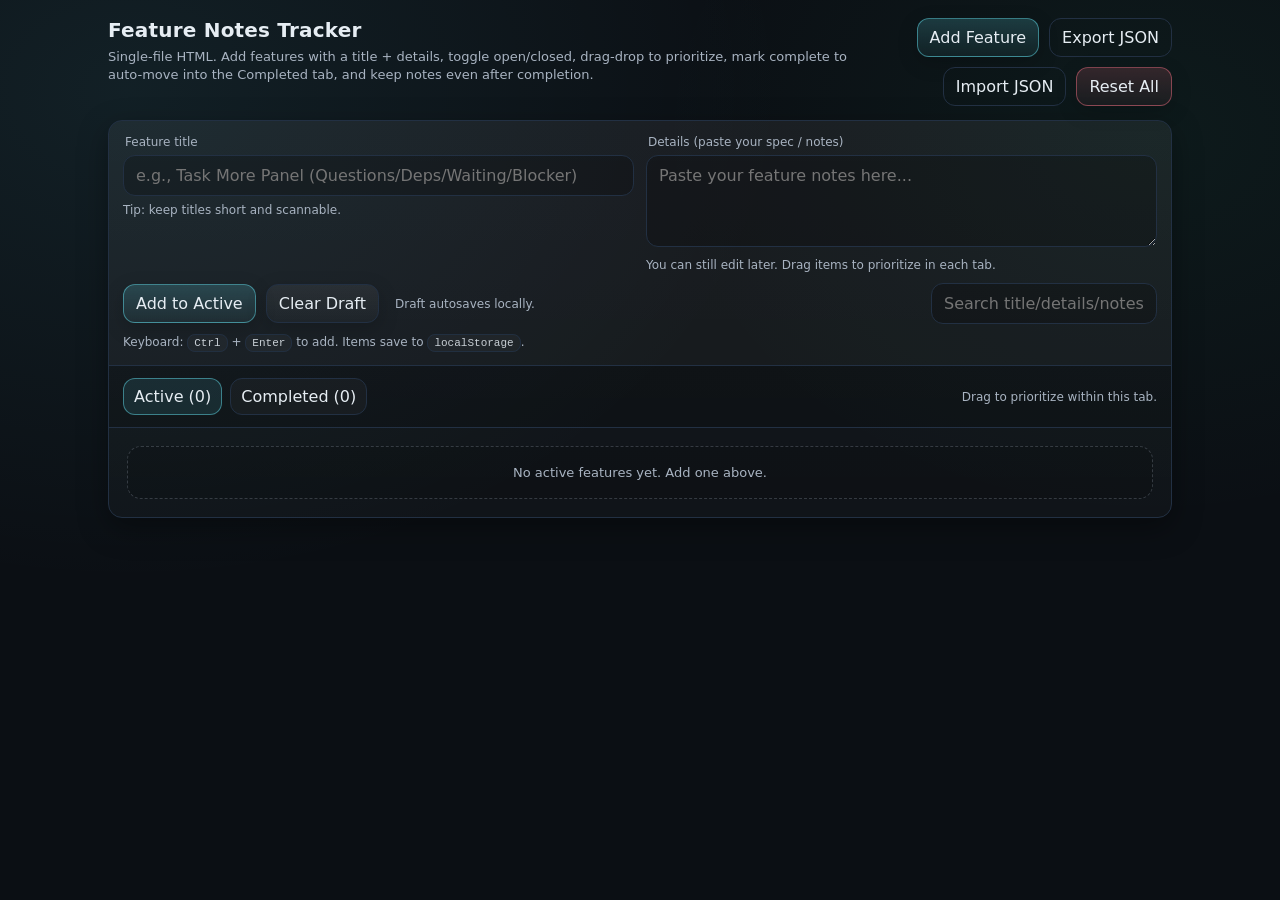
<file: Detailer Central/Features_notes.html>
<!doctype html>
<html lang="en">
<head>
  <meta charset="utf-8" />
  <meta name="viewport" content="width=device-width,initial-scale=1" />
  <title>Feature Notes Tracker (Single-File)</title>
  <style>
    :root{
      --bg:#0b0f14;
      --panel:#101723;
      --panel2:#0f1620;
      --text:#e6edf3;
      --muted:#a8b3c1;
      --border:#223043;
      --accent:#67e8f9;
      --good:#34d399;
      --warn:#fbbf24;
      --bad:#fb7185;
      --shadow: 0 10px 30px rgba(0,0,0,.35);
      --radius: 14px;
      --pad: 14px;
      --mono: ui-monospace, SFMono-Regular, Menlo, Monaco, Consolas, "Liberation Mono", "Courier New", monospace;
      --sans: ui-sans-serif, system-ui, -apple-system, Segoe UI, Roboto, Helvetica, Arial, "Apple Color Emoji","Segoe UI Emoji";
    }

    *{ box-sizing:border-box; }
    html,body{ height:100%; }
    body{
      margin:0;
      font-family: var(--sans);
      background: radial-gradient(1200px 900px at 10% 10%, rgba(103,232,249,.08), transparent 55%),
                  radial-gradient(900px 700px at 90% 15%, rgba(52,211,153,.06), transparent 55%),
                  var(--bg);
      color: var(--text);
    }

    .wrap{
      max-width: 1100px;
      margin: 0 auto;
      padding: 18px;
    }

    header{
      display:flex;
      align-items:flex-start;
      gap: 14px;
      justify-content: space-between;
      margin-bottom: 14px;
    }

    .titleBlock h1{
      margin:0;
      font-size: 20px;
      letter-spacing: .2px;
    }
    .titleBlock p{
      margin:6px 0 0 0;
      color: var(--muted);
      font-size: 13px;
      line-height: 1.35;
    }

    .topActions{
      display:flex;
      gap:10px;
      flex-wrap:wrap;
      justify-content:flex-end;
      align-items:center;
    }

    button, input, textarea{
      font: inherit;
      color: inherit;
    }

    .btn{
      border: 1px solid var(--border);
      background: linear-gradient(180deg, rgba(255,255,255,.06), rgba(255,255,255,.02));
      padding: 9px 12px;
      border-radius: 12px;
      cursor:pointer;
      box-shadow: 0 6px 20px rgba(0,0,0,.18);
      transition: transform .06s ease, border-color .15s ease, background .15s ease;
      user-select:none;
    }
    .btn:hover{ border-color: rgba(103,232,249,.35); }
    .btn:active{ transform: translateY(1px); }

    .btnPrimary{
      border-color: rgba(103,232,249,.45);
      background: linear-gradient(180deg, rgba(103,232,249,.18), rgba(103,232,249,.06));
    }

    .btnDanger{
      border-color: rgba(251,113,133,.45);
      background: linear-gradient(180deg, rgba(251,113,133,.16), rgba(251,113,133,.05));
    }

    .btnGhost{
      background: transparent;
      box-shadow:none;
    }

    .panel{
      background: linear-gradient(180deg, rgba(255,255,255,.04), rgba(255,255,255,.02));
      border: 1px solid var(--border);
      border-radius: var(--radius);
      box-shadow: var(--shadow);
      overflow:hidden;
    }

    .addBar{
      padding: 14px;
      background: rgba(255,255,255,.02);
      border-bottom: 1px solid var(--border);
    }

    .grid{
      display:grid;
      grid-template-columns: 1fr 1fr;
      gap: 12px;
    }
    @media (max-width: 860px){
      .grid{ grid-template-columns: 1fr; }
      header{ flex-direction: column; }
      .topActions{ justify-content:flex-start; }
    }

    label{
      display:block;
      font-size: 12px;
      color: var(--muted);
      margin: 0 0 6px 2px;
    }

    input[type="text"], textarea{
      width: 100%;
      border: 1px solid var(--border);
      background: rgba(0,0,0,.22);
      border-radius: 12px;
      padding: 10px 12px;
      outline:none;
    }

    textarea{
      min-height: 92px;
      resize: vertical;
      font-family: var(--sans);
    }

    .small{
      font-size: 12px;
      color: var(--muted);
      margin-top: 6px;
      line-height: 1.35;
    }

    .row{
      display:flex;
      gap: 10px;
      align-items:center;
      flex-wrap:wrap;
    }

    .tabs{
      display:flex;
      gap: 8px;
      padding: 12px 14px;
      border-bottom: 1px solid var(--border);
      background: rgba(0,0,0,.15);
      align-items:center;
      justify-content: space-between;
    }

    .tabButtons{
      display:flex; gap:8px; align-items:center;
      flex-wrap:wrap;
    }

    .tabBtn{
      padding: 8px 10px;
      border-radius: 12px;
      border: 1px solid var(--border);
      background: rgba(255,255,255,.03);
      cursor:pointer;
      user-select:none;
    }
    .tabBtn[data-active="true"]{
      border-color: rgba(103,232,249,.45);
      background: rgba(103,232,249,.10);
    }

    .tabMeta{
      display:flex;
      gap: 10px;
      align-items:center;
      color: var(--muted);
      font-size: 12px;
    }

    .list{
      padding: 10px;
    }

    .empty{
      padding: 18px;
      color: var(--muted);
      font-size: 13px;
      text-align:center;
      border: 1px dashed rgba(168,179,193,.25);
      border-radius: 14px;
      margin: 8px;
      background: rgba(0,0,0,.12);
    }

    .card{
      border: 1px solid var(--border);
      border-radius: 14px;
      margin: 10px 6px;
      overflow:hidden;
      background: linear-gradient(180deg, rgba(255,255,255,.03), rgba(255,255,255,.015));
    }

    .card.dragging{
      opacity: .55;
      outline: 2px solid rgba(103,232,249,.35);
      outline-offset: 2px;
    }

    .cardHeader{
      display:flex;
      gap: 10px;
      align-items:center;
      padding: 10px 10px 10px 10px;
      background: rgba(0,0,0,.12);
      border-bottom: 1px solid rgba(34,48,67,.8);
    }

    .dragHandle{
      width: 30px;
      height: 30px;
      border-radius: 10px;
      display:grid;
      place-items:center;
      border: 1px solid rgba(34,48,67,.9);
      background: rgba(255,255,255,.03);
      cursor: grab;
      user-select:none;
      flex: 0 0 auto;
      font-family: var(--mono);
      color: rgba(230,237,243,.75);
    }
    .dragHandle:active{ cursor: grabbing; }

    .toggleBtn{
      width: 34px;
      height: 30px;
      border-radius: 10px;
      display:grid;
      place-items:center;
      border: 1px solid rgba(34,48,67,.9);
      background: rgba(255,255,255,.03);
      cursor:pointer;
      user-select:none;
      flex: 0 0 auto;
    }

    .cardTitle{
      flex: 1 1 auto;
      min-width: 220px;
    }
    .cardTitle .name{
      font-weight: 650;
      font-size: 14px;
      line-height: 1.2;
    }
    .cardTitle .meta{
      margin-top: 4px;
      font-size: 12px;
      color: var(--muted);
      display:flex;
      gap: 10px;
      flex-wrap:wrap;
      align-items:center;
    }

    .pill{
      font-size: 11px;
      padding: 2px 8px;
      border-radius: 999px;
      border: 1px solid rgba(34,48,67,.9);
      background: rgba(255,255,255,.03);
      color: rgba(230,237,243,.86);
    }
    .pill.good{ border-color: rgba(52,211,153,.35); background: rgba(52,211,153,.08); }
    .pill.warn{ border-color: rgba(251,191,36,.35); background: rgba(251,191,36,.08); }
    .pill.bad{ border-color: rgba(251,113,133,.35); background: rgba(251,113,133,.08); }

    .cardActions{
      display:flex;
      gap: 8px;
      align-items:center;
      flex-wrap:wrap;
      justify-content:flex-end;
    }

    .miniBtn{
      padding: 7px 10px;
      border-radius: 12px;
      border: 1px solid rgba(34,48,67,.9);
      background: rgba(255,255,255,.03);
      cursor:pointer;
      user-select:none;
      font-size: 12px;
    }
    .miniBtn:hover{ border-color: rgba(103,232,249,.35); }

    .miniDanger:hover{ border-color: rgba(251,113,133,.55); }

    .cardBody{
      padding: 12px 12px 14px 12px;
      display:none;
    }
    .cardBody[data-open="true"]{ display:block; }

    .sectionTitle{
      font-size: 12px;
      color: var(--muted);
      margin: 10px 0 6px 0;
    }

    .contentBox{
      border: 1px solid rgba(34,48,67,.9);
      background: rgba(0,0,0,.18);
      border-radius: 12px;
      padding: 10px 12px;
      white-space: pre-wrap;
      font-size: 13px;
      line-height: 1.4;
    }

    .editor{
      margin-top: 10px;
      border-top: 1px solid rgba(34,48,67,.6);
      padding-top: 10px;
      display:none;
    }
    .editor[data-editing="true"]{ display:block; }

    .editor textarea{
      min-height: 110px;
      font-family: var(--sans);
    }

    .footerHint{
      margin-top: 10px;
      color: var(--muted);
      font-size: 12px;
      line-height: 1.35;
    }

    .kbd{
      font-family: var(--mono);
      font-size: 11px;
      padding: 2px 6px;
      border-radius: 8px;
      border: 1px solid rgba(34,48,67,.9);
      background: rgba(255,255,255,.03);
      color: rgba(230,237,243,.85);
    }

    .searchBox{
      width: 260px;
      max-width: 50vw;
      padding: 8px 10px;
      border-radius: 12px;
      border: 1px solid rgba(34,48,67,.9);
      background: rgba(0,0,0,.18);
      outline: none;
    }

    .tagLine{
      color: var(--muted);
      font-size: 12px;
      margin-left: 6px;
    }
  </style>
</head>
<body>
  <div class="wrap">
    <header>
      <div class="titleBlock">
        <h1>Feature Notes Tracker</h1>
        <p>
          Single-file HTML. Add features with a title + details, toggle open/closed, drag-drop to prioritize,
          mark complete to auto-move into the Completed tab, and keep notes even after completion.
        </p>
      </div>
      <div class="topActions">
        <button class="btn btnPrimary" id="btnAddQuick">Add Feature</button>
        <button class="btn btnGhost" id="btnExport">Export JSON</button>
        <button class="btn btnGhost" id="btnImport">Import JSON</button>
        <button class="btn btnDanger" id="btnReset">Reset All</button>
      </div>
    </header>

    <div class="panel">
      <div class="addBar" id="addBar">
        <div class="grid">
          <div>
            <label for="newTitle">Feature title</label>
            <input id="newTitle" type="text" placeholder="e.g., Task More Panel (Questions/Deps/Waiting/Blocker)" />
            <div class="small">Tip: keep titles short and scannable.</div>
          </div>

          <div>
            <label for="newDetails">Details (paste your spec / notes)</label>
            <textarea id="newDetails" placeholder="Paste your feature notes here..."></textarea>
            <div class="small">
              You can still edit later. Drag items to prioritize in each tab.
            </div>
          </div>
        </div>

        <div class="row" style="margin-top:10px; justify-content: space-between;">
          <div class="row">
            <button class="btn btnPrimary" id="btnAdd">Add to Active</button>
            <button class="btn" id="btnClearDraft">Clear Draft</button>
            <span class="tagLine">Draft autosaves locally.</span>
          </div>

          <div class="row">
            <input class="searchBox" id="search" type="text" placeholder="Search title/details/notes..." />
          </div>
        </div>

        <div class="footerHint">
          Keyboard: <span class="kbd">Ctrl</span> + <span class="kbd">Enter</span> to add. Items save to <span class="kbd">localStorage</span>.
        </div>
      </div>

      <div class="tabs">
        <div class="tabButtons">
          <button class="tabBtn" id="tabActive" data-active="true">Active (<span id="countActive">0</span>)</button>
          <button class="tabBtn" id="tabCompleted" data-active="false">Completed (<span id="countCompleted">0</span>)</button>
        </div>
        <div class="tabMeta" id="tabMeta">
          <span id="orderHint">Drag to prioritize within this tab.</span>
        </div>
      </div>

      <div class="list" id="list"></div>
    </div>
  </div>

  <input type="file" id="fileInput" accept="application/json" style="display:none" />

  <script>
    (function(){
      // -----------------------------
      // Storage + State
      // -----------------------------
      const STORAGE_KEY = "feature_notes_tracker_v1";
      const DRAFT_KEY = "feature_notes_tracker_v1_draft";

      /** @type {{ items: FeatureItem[] }} */
      let state = loadState();

      /** @type {"active"|"completed"} */
      let currentTab = "active";

      /** @type {string} */
      let searchQuery = "";

      // -----------------------------
      // DOM
      // -----------------------------
      const el = {
        newTitle: document.getElementById("newTitle"),
        newDetails: document.getElementById("newDetails"),
        btnAdd: document.getElementById("btnAdd"),
        btnAddQuick: document.getElementById("btnAddQuick"),
        btnClearDraft: document.getElementById("btnClearDraft"),
        btnReset: document.getElementById("btnReset"),
        btnExport: document.getElementById("btnExport"),
        btnImport: document.getElementById("btnImport"),
        fileInput: document.getElementById("fileInput"),
        tabActive: document.getElementById("tabActive"),
        tabCompleted: document.getElementById("tabCompleted"),
        countActive: document.getElementById("countActive"),
        countCompleted: document.getElementById("countCompleted"),
        list: document.getElementById("list"),
        search: document.getElementById("search"),
      };

      // -----------------------------
      // Types (docs-only)
      // -----------------------------
      /**
       * @typedef {Object} FeatureItem
       * @property {string} id
       * @property {string} title
       * @property {string} details
       * @property {string} notes
       * @property {boolean} completed
       * @property {boolean} open
       * @property {number} orderActive
       * @property {number} orderCompleted
       * @property {number} createdAt
       * @property {number} updatedAt
       */

      // -----------------------------
      // Init
      // -----------------------------
      hydrateDraft();
      bindEvents();
      render();

      // -----------------------------
      // Events
      // -----------------------------
      function bindEvents(){
        el.btnAdd.addEventListener("click", addFromDraft);
        el.btnAddQuick.addEventListener("click", () => {
          el.newTitle.focus();
          window.scrollTo({ top: 0, behavior: "smooth" });
        });

        el.btnClearDraft.addEventListener("click", () => {
          el.newTitle.value = "";
          el.newDetails.value = "";
          saveDraft();
          el.newTitle.focus();
        });

        el.btnReset.addEventListener("click", () => {
          const ok = confirm("Reset ALL feature notes? This will delete everything saved in localStorage.");
          if(!ok) return;
          state = { items: [] };
          saveState();
          render();
        });

        el.btnExport.addEventListener("click", exportJSON);
        el.btnImport.addEventListener("click", () => el.fileInput.click());
        el.fileInput.addEventListener("change", importJSON);

        el.tabActive.addEventListener("click", () => switchTab("active"));
        el.tabCompleted.addEventListener("click", () => switchTab("completed"));

        el.search.addEventListener("input", () => {
          searchQuery = el.search.value.trim().toLowerCase();
          render();
        });

        // Draft autosave
        el.newTitle.addEventListener("input", saveDraft);
        el.newDetails.addEventListener("input", saveDraft);

        // Ctrl+Enter to add
        document.addEventListener("keydown", (e) => {
          if((e.ctrlKey || e.metaKey) && e.key === "Enter"){
            addFromDraft();
          }
        });
      }

      // -----------------------------
      // Draft
      // -----------------------------
      function saveDraft(){
        const draft = { title: el.newTitle.value, details: el.newDetails.value };
        localStorage.setItem(DRAFT_KEY, JSON.stringify(draft));
      }
      function hydrateDraft(){
        try{
          const raw = localStorage.getItem(DRAFT_KEY);
          if(!raw) return;
          const d = JSON.parse(raw);
          if(typeof d?.title === "string") el.newTitle.value = d.title;
          if(typeof d?.details === "string") el.newDetails.value = d.details;
        }catch{}
      }

      // -----------------------------
      // CRUD
      // -----------------------------
      function addFromDraft(){
        const title = (el.newTitle.value || "").trim();
        const details = (el.newDetails.value || "").trim();

        if(!title){
          alert("Give the feature a title first.");
          el.newTitle.focus();
          return;
        }

        const now = Date.now();
        const maxActiveOrder = getTabItems("active").reduce((m, it) => Math.max(m, it.orderActive), 0);

        /** @type {FeatureItem} */
        const item = {
          id: cryptoId(),
          title,
          details,
          notes: "",
          completed: false,
          open: true,
          orderActive: maxActiveOrder + 1,
          orderCompleted: 0,
          createdAt: now,
          updatedAt: now
        };

        state.items.push(item);
        saveState();

        // clear draft but keep focus
        el.newTitle.value = "";
        el.newDetails.value = "";
        saveDraft();

        // Ensure in Active tab so you see it immediately
        switchTab("active");
        render();

        // Scroll a bit to list
        setTimeout(() => {
          const card = document.querySelector(`[data-id="${CSS.escape(item.id)}"]`);
          if(card) card.scrollIntoView({ behavior: "smooth", block: "center" });
        }, 0);
      }

      function toggleOpen(id){
        const it = findById(id);
        if(!it) return;
        it.open = !it.open;
        it.updatedAt = Date.now();
        saveState();
        render();
      }

      function toggleComplete(id){
        const it = findById(id);
        if(!it) return;

        const now = Date.now();
        it.completed = !it.completed;
        it.updatedAt = now;

        if(it.completed){
          // move into completed order bucket at top (lowest order)
          const minCompleted = getTabItems("completed").reduce((m, x) => Math.min(m, x.orderCompleted || 999999), 999999);
          it.orderCompleted = (minCompleted === 999999) ? 1 : (minCompleted - 1);
          it.open = false; // generally collapse when completed (still editable by expanding)
        }else{
          // move back to active at bottom
          const maxActive = getTabItems("active").reduce((m, x) => Math.max(m, x.orderActive), 0);
          it.orderActive = maxActive + 1;
          it.open = true;
        }

        saveState();
        render();
      }

      function removeItem(id){
        const it = findById(id);
        if(!it) return;
        const ok = confirm(`Delete "${it.title}"?`);
        if(!ok) return;
        state.items = state.items.filter(x => x.id !== id);
        saveState();
        render();
      }

      function startEdit(id){
        const it = findById(id);
        if(!it) return;
        it.open = true;
        it._editing = true; // transient flag (not persisted)
        render();
      }

      function cancelEdit(id){
        const it = findById(id);
        if(!it) return;
        it._editing = false;
        render();
      }

      function saveEdit(id){
        const it = findById(id);
        if(!it) return;

        const card = document.querySelector(`[data-id="${CSS.escape(id)}"]`);
        if(!card) return;

        const t = card.querySelector(`[data-field="title"]`);
        const d = card.querySelector(`[data-field="details"]`);
        const n = card.querySelector(`[data-field="notes"]`);

        const newTitle = (t?.value || "").trim();
        const newDetails = (d?.value || "").trim();
        const newNotes = (n?.value || "").trim();

        if(!newTitle){
          alert("Title cannot be empty.");
          return;
        }

        it.title = newTitle;
        it.details = newDetails;
        it.notes = newNotes;
        it.updatedAt = Date.now();
        it._editing = false;

        saveState();
        render();
      }

      // -----------------------------
      // Drag + Drop reorder
      // -----------------------------
      let dragId = null;

      function onDragStart(e){
        const id = e.currentTarget?.dataset?.id;
        if(!id) return;
        dragId = id;
        e.dataTransfer.effectAllowed = "move";
        e.dataTransfer.setData("text/plain", id);

        const card = e.currentTarget;
        card.classList.add("dragging");
      }

      function onDragEnd(e){
        const card = e.currentTarget;
        card.classList.remove("dragging");
        dragId = null;
      }

      function onDragOver(e){
        e.preventDefault();
        e.dataTransfer.dropEffect = "move";
      }

      function onDrop(e){
        e.preventDefault();
        const dropId = e.currentTarget?.dataset?.id;
        const sourceId = e.dataTransfer.getData("text/plain") || dragId;
        if(!dropId || !sourceId || dropId === sourceId) return;

        const listItems = getVisibleItemsSorted(); // items in the current tab (filtered by search)
        const sourceIndex = listItems.findIndex(x => x.id === sourceId);
        const dropIndex = listItems.findIndex(x => x.id === dropId);
        if(sourceIndex < 0 || dropIndex < 0) return;

        // Reorder in that visible list order, then write back orders for ALL items in tab
        const reordered = listItems.slice();
        const [moved] = reordered.splice(sourceIndex, 1);
        reordered.splice(dropIndex, 0, moved);

        applyOrderForCurrentTab(reordered);
        saveState();
        render();
      }

      function applyOrderForCurrentTab(orderedList){
        // We only want to apply ordering within the current tab,
        // and keep it stable: assign 1..n in that order
        const tab = currentTab;
        for(let i=0;i<orderedList.length;i++){
          const it = orderedList[i];
          if(tab === "active") it.orderActive = i + 1;
          else it.orderCompleted = i + 1;
        }

        // Also, for items in the tab that are filtered out by search,
        // we keep their relative order AFTER the visible ones.
        const remaining = getTabItems(tab)
          .filter(it => !orderedList.some(x => x.id === it.id))
          .sort((a,b) => getOrder(a, tab) - getOrder(b, tab));

        let base = orderedList.length;
        for(let i=0;i<remaining.length;i++){
          if(tab === "active") remaining[i].orderActive = base + i + 1;
          else remaining[i].orderCompleted = base + i + 1;
        }
      }

      // -----------------------------
      // Render
      // -----------------------------
      function render(){
        // Counts
        const activeCount = getTabItems("active").length;
        const completedCount = getTabItems("completed").length;
        el.countActive.textContent = String(activeCount);
        el.countCompleted.textContent = String(completedCount);

        // Tabs UI
        el.tabActive.dataset.active = String(currentTab === "active");
        el.tabCompleted.dataset.active = String(currentTab === "completed");

        // List
        const items = getVisibleItemsSorted();

        el.list.innerHTML = "";

        if(items.length === 0){
          const box = document.createElement("div");
          box.className = "empty";
          box.textContent = (searchQuery)
            ? "No matches. Clear search to see items."
            : (currentTab === "active"
              ? "No active features yet. Add one above."
              : "No completed features yet.");
          el.list.appendChild(box);
          return;
        }

        for(const it of items){
          el.list.appendChild(renderCard(it));
        }
      }

      function renderCard(it){
        const card = document.createElement("div");
        card.className = "card";
        card.dataset.id = it.id;

        // card is draggable, but we only want dragging from handle,
        // so we set draggable on card and start from handle.
        card.draggable = true;
        card.addEventListener("dragstart", (e) => {
          // Only allow drag if user started from handle
          if(!e.target.closest(".dragHandle")){
            e.preventDefault();
            return;
          }
          onDragStart(e);
        });
        card.addEventListener("dragend", onDragEnd);
        card.addEventListener("dragover", onDragOver);
        card.addEventListener("drop", onDrop);

        const header = document.createElement("div");
        header.className = "cardHeader";

        const handle = document.createElement("div");
        handle.className = "dragHandle";
        handle.title = "Drag to reorder";
        handle.textContent = "⋮⋮";
        header.appendChild(handle);

        const toggle = document.createElement("div");
        toggle.className = "toggleBtn";
        toggle.title = it.open ? "Collapse" : "Expand";
        toggle.textContent = it.open ? "▾" : "▸";
        toggle.addEventListener("click", () => toggleOpen(it.id));
        header.appendChild(toggle);

        const title = document.createElement("div");
        title.className = "cardTitle";

        const name = document.createElement("div");
        name.className = "name";
        name.textContent = it.title;

        const meta = document.createElement("div");
        meta.className = "meta";

        const statusPill = document.createElement("span");
        statusPill.className = "pill " + (it.completed ? "good" : "warn");
        statusPill.textContent = it.completed ? "Completed" : "Active";

        const updated = document.createElement("span");
        updated.className = "pill";
        updated.textContent = "Updated: " + formatTime(it.updatedAt);

        const hasNotes = (it.notes || "").trim().length > 0;
        const notePill = document.createElement("span");
        notePill.className = "pill " + (hasNotes ? "bad" : "");
        notePill.textContent = hasNotes ? "Has Notes" : "No Notes";

        meta.appendChild(statusPill);
        meta.appendChild(updated);
        meta.appendChild(notePill);

        title.appendChild(name);
        title.appendChild(meta);

        header.appendChild(title);

        const actions = document.createElement("div");
        actions.className = "cardActions";

        const btnComplete = document.createElement("button");
        btnComplete.className = "miniBtn";
        btnComplete.textContent = it.completed ? "Reopen" : "Complete";
        btnComplete.title = it.completed ? "Move back to Active" : "Move to Completed";
        btnComplete.addEventListener("click", () => toggleComplete(it.id));
        actions.appendChild(btnComplete);

        const btnEdit = document.createElement("button");
        btnEdit.className = "miniBtn";
        btnEdit.textContent = it._editing ? "Editing…" : "Edit";
        btnEdit.title = "Edit title/details/notes";
        btnEdit.disabled = !!it._editing;
        btnEdit.addEventListener("click", () => startEdit(it.id));
        actions.appendChild(btnEdit);

        const btnDelete = document.createElement("button");
        btnDelete.className = "miniBtn miniDanger";
        btnDelete.textContent = "Delete";
        btnDelete.title = "Delete this feature";
        btnDelete.addEventListener("click", () => removeItem(it.id));
        actions.appendChild(btnDelete);

        header.appendChild(actions);

        const body = document.createElement("div");
        body.className = "cardBody";
        body.dataset.open = String(!!it.open);

        // View content
        if((it.details || "").trim().length){
          const st = document.createElement("div");
          st.className = "sectionTitle";
          st.textContent = "Details";
          body.appendChild(st);

          const cb = document.createElement("div");
          cb.className = "contentBox";
          cb.textContent = it.details;
          body.appendChild(cb);
        }

        // Notes content (always show section if open so you remember it exists)
        const st2 = document.createElement("div");
        st2.className = "sectionTitle";
        st2.textContent = "Notes (kept even when completed)";
        body.appendChild(st2);

        const notesBox = document.createElement("div");
        notesBox.className = "contentBox";
        notesBox.textContent = (it.notes || "").trim().length ? it.notes : "—";
        body.appendChild(notesBox);

        // Editor
        const editor = document.createElement("div");
        editor.className = "editor";
        editor.dataset.editing = String(!!it._editing);

        const edGrid = document.createElement("div");
        edGrid.className = "grid";

        // Title edit
        const titleWrap = document.createElement("div");
        const labT = document.createElement("label");
        labT.textContent = "Edit title";
        const inT = document.createElement("input");
        inT.type = "text";
        inT.value = it.title;
        inT.dataset.field = "title";
        titleWrap.appendChild(labT);
        titleWrap.appendChild(inT);

        // Details edit
        const detWrap = document.createElement("div");
        const labD = document.createElement("label");
        labD.textContent = "Edit details";
        const taD = document.createElement("textarea");
        taD.value = it.details || "";
        taD.dataset.field = "details";
        detWrap.appendChild(labD);
        detWrap.appendChild(taD);

        edGrid.appendChild(titleWrap);
        edGrid.appendChild(detWrap);

        // Notes edit full width by adding another row
        const notesWrap = document.createElement("div");
        notesWrap.style.gridColumn = "1 / -1";
        const labN = document.createElement("label");
        labN.textContent = "Edit notes";
        const taN = document.createElement("textarea");
        taN.value = it.notes || "";
        taN.dataset.field = "notes";
        taN.placeholder = "Add notes here… (kept even if completed)";
        notesWrap.appendChild(labN);
        notesWrap.appendChild(taN);

        editor.appendChild(edGrid);
        editor.appendChild(notesWrap);

        const edRow = document.createElement("div");
        edRow.className = "row";
        edRow.style.marginTop = "10px";
        edRow.style.justifyContent = "flex-end";

        const btnSave = document.createElement("button");
        btnSave.className = "btn btnPrimary";
        btnSave.textContent = "Save";
        btnSave.addEventListener("click", () => saveEdit(it.id));

        const btnCancel = document.createElement("button");
        btnCancel.className = "btn";
        btnCancel.textContent = "Cancel";
        btnCancel.addEventListener("click", () => cancelEdit(it.id));

        edRow.appendChild(btnCancel);
        edRow.appendChild(btnSave);

        editor.appendChild(edRow);

        body.appendChild(editor);

        card.appendChild(header);
        card.appendChild(body);

        return card;
      }

      // -----------------------------
      // Helpers
      // -----------------------------
      function switchTab(tab){
        currentTab = tab;
        render();
      }

      function getTabItems(tab){
        if(tab === "active") return state.items.filter(x => !x.completed);
        return state.items.filter(x => x.completed);
      }

      function getOrder(it, tab){
        return tab === "active" ? (it.orderActive || 0) : (it.orderCompleted || 0);
      }

      function matchesSearch(it){
        if(!searchQuery) return true;
        const hay = [
          it.title || "",
          it.details || "",
          it.notes || ""
        ].join("\n").toLowerCase();
        return hay.includes(searchQuery);
      }

      function getVisibleItemsSorted(){
        const tabItems = getTabItems(currentTab).filter(matchesSearch);
        return tabItems.sort((a,b) => getOrder(a, currentTab) - getOrder(b, currentTab));
      }

      function findById(id){
        return state.items.find(x => x.id === id) || null;
      }

      function saveState(){
        // strip transient flags
        const clean = {
          items: state.items.map(it => {
            const copy = { ...it };
            delete copy._editing;
            return copy;
          })
        };
        localStorage.setItem(STORAGE_KEY, JSON.stringify(clean));
      }

      function loadState(){
        try{
          const raw = localStorage.getItem(STORAGE_KEY);
          if(!raw) return { items: [] };
          const parsed = JSON.parse(raw);
          if(!parsed || !Array.isArray(parsed.items)) return { items: [] };

          // Ensure defaults
          const items = parsed.items.map((it, idx) => normalizeItem(it, idx));
          return { items };
        }catch{
          return { items: [] };
        }
      }

      function normalizeItem(it, idx){
        const now = Date.now();
        return {
          id: String(it.id || cryptoId()),
          title: String(it.title || "Untitled Feature"),
          details: String(it.details || ""),
          notes: String(it.notes || ""),
          completed: !!it.completed,
          open: (typeof it.open === "boolean") ? it.open : false,
          orderActive: (typeof it.orderActive === "number") ? it.orderActive : (idx + 1),
          orderCompleted: (typeof it.orderCompleted === "number") ? it.orderCompleted : (idx + 1),
          createdAt: (typeof it.createdAt === "number") ? it.createdAt : now,
          updatedAt: (typeof it.updatedAt === "number") ? it.updatedAt : now
        };
      }

      function cryptoId(){
        if(window.crypto && crypto.randomUUID) return crypto.randomUUID();
        return "id-" + Math.random().toString(16).slice(2) + "-" + Date.now().toString(16);
      }

      function formatTime(ts){
        try{
          const d = new Date(ts);
          return d.toLocaleString(undefined, { year:"2-digit", month:"2-digit", day:"2-digit", hour:"2-digit", minute:"2-digit" });
        }catch{
          return "";
        }
      }

      // -----------------------------
      // Export / Import
      // -----------------------------
      function exportJSON(){
        const data = localStorage.getItem(STORAGE_KEY) || JSON.stringify({ items: [] });
        const blob = new Blob([data], { type: "application/json" });
        const a = document.createElement("a");
        a.href = URL.createObjectURL(blob);
        a.download = "features_notes_export.json";
        document.body.appendChild(a);
        a.click();
        a.remove();
        URL.revokeObjectURL(a.href);
      }

      function importJSON(){
        const file = el.fileInput.files && el.fileInput.files[0];
        if(!file) return;

        const reader = new FileReader();
        reader.onload = () => {
          try{
            const parsed = JSON.parse(String(reader.result || ""));
            if(!parsed || !Array.isArray(parsed.items)) throw new Error("Invalid file format.");
            // Merge strategy: replace everything
            const items = parsed.items.map((it, idx) => normalizeItem(it, idx));
            state = { items };
            saveState();
            render();
            alert("Import successful.");
          }catch(err){
            alert("Import failed: " + (err && err.message ? err.message : "Unknown error"));
          }finally{
            el.fileInput.value = "";
          }
        };
        reader.readAsText(file);
      }

    })();
  </script>
</body>
</html>
</file>
